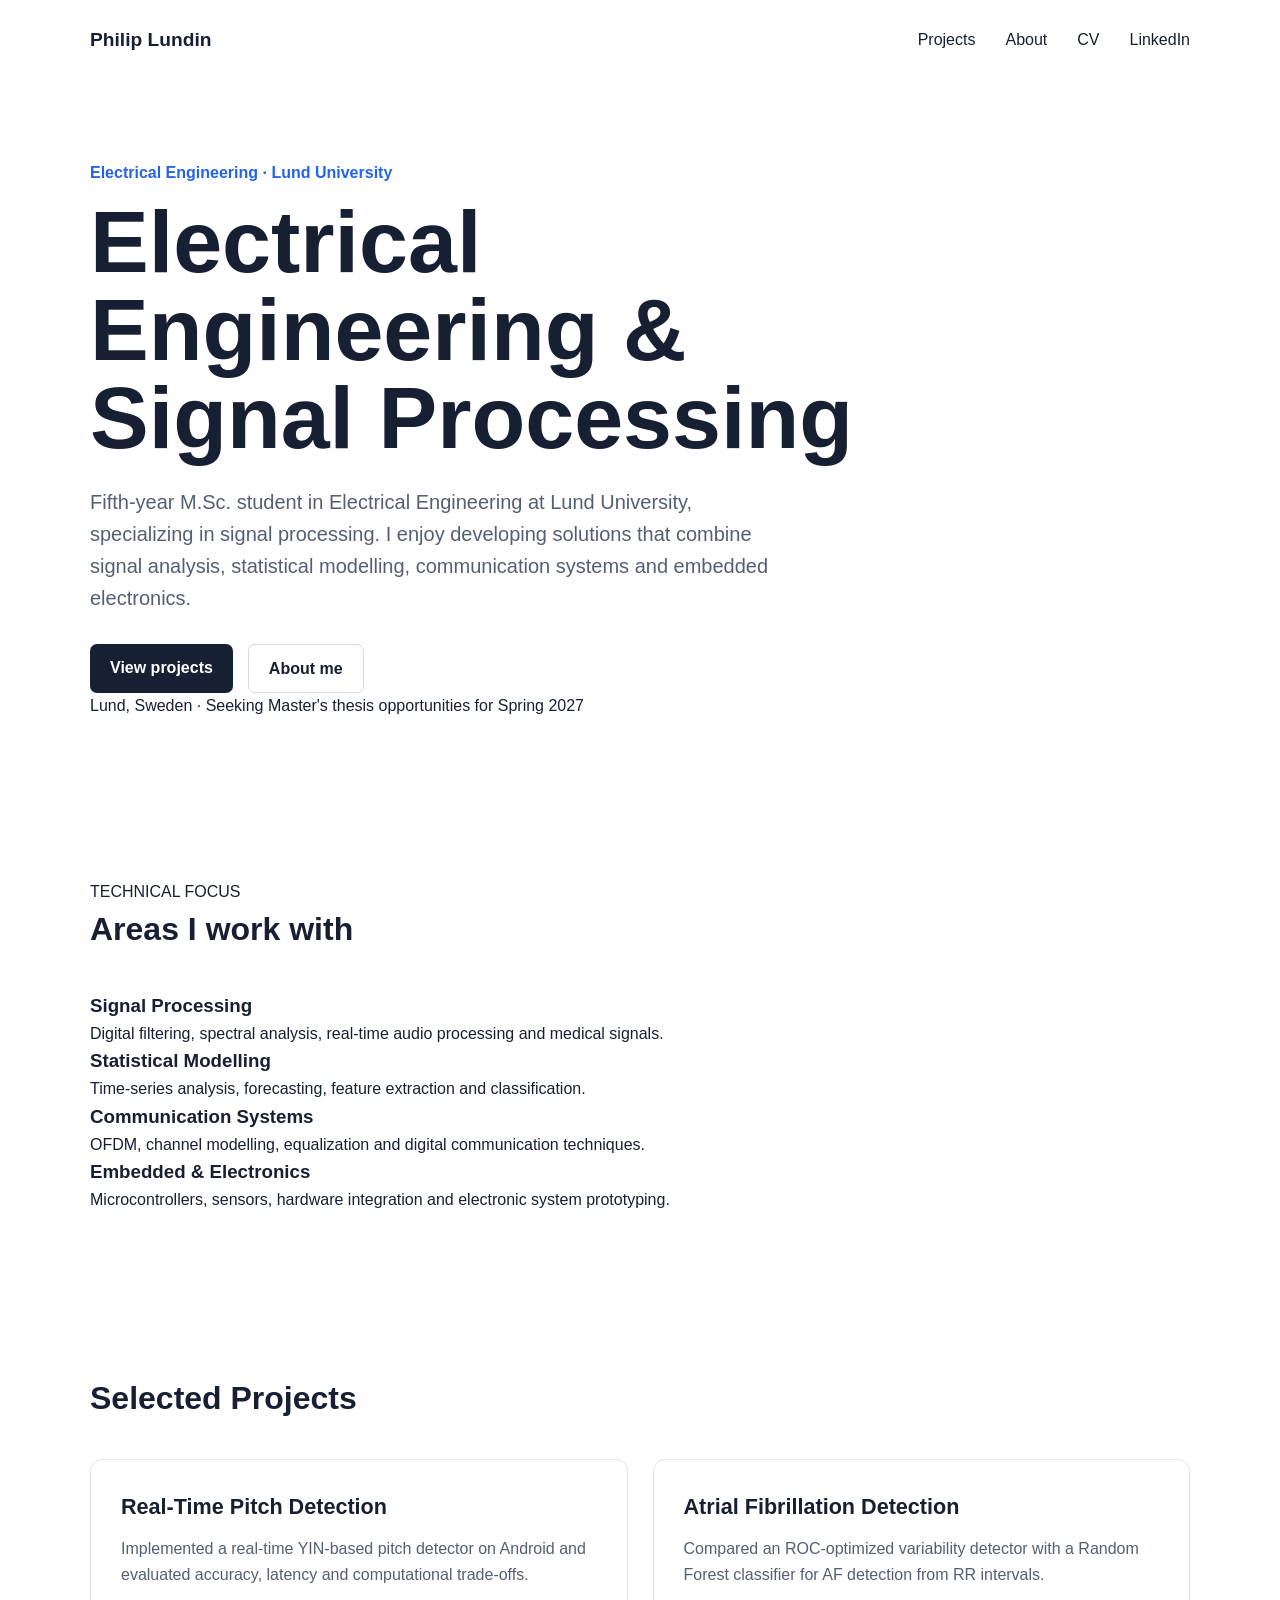
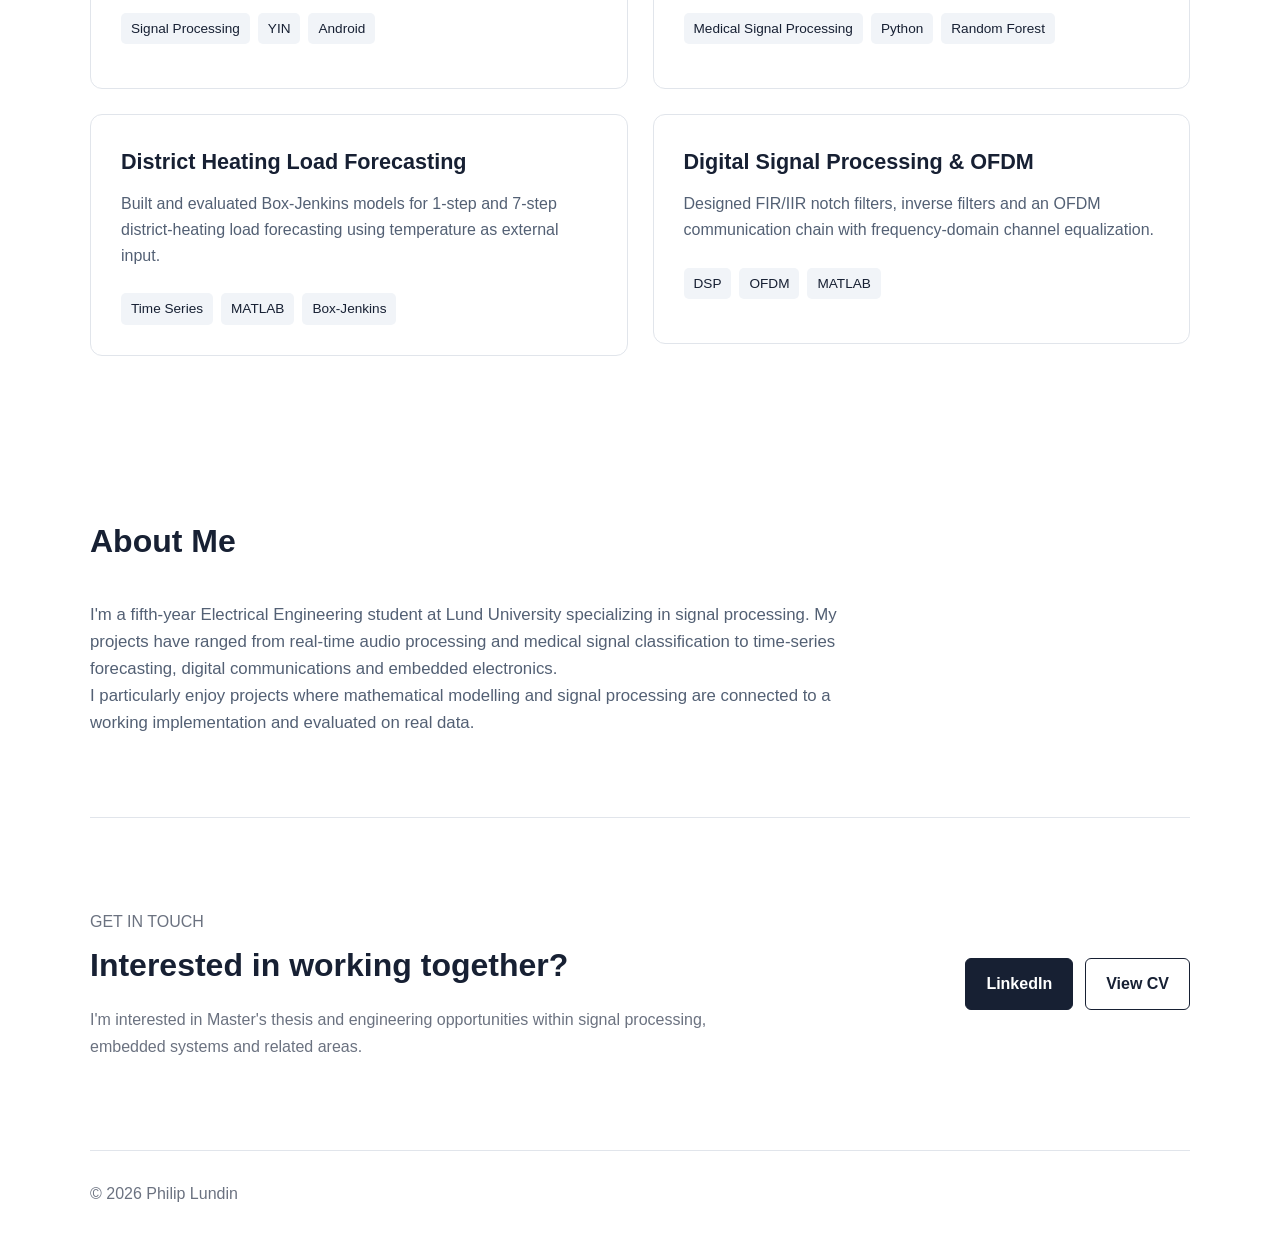
<file: index.html>
<!DOCTYPE html>
<html lang="en">

<head>
    <meta charset="UTF-8">
    <meta name="viewport" content="width=device-width, initial-scale=1.0">

    <title>Philip Lundin | Electrical Engineering & Signal Processing</title>

    <meta name="description"
          content="Philip Lundin - Electrical Engineering M.Sc. student at Lund University specializing in signal processing, with experience in statistical modelling, digital communications, embedded systems and electronics.">

    <link rel="stylesheet" href="style.css">
</head>

<body>

<div class="container">

    <!-- Navigation -->
    <nav>

        <div class="logo">
            Philip Lundin
        </div>

        <div class="nav-links">
            <a href="#projects">Projects</a>
            <a href="#about">About</a>
            <a href="Philip_Lundin_CV.pdf" target="_blank">CV</a>
            <a href="https://www.linkedin.com/in/philip-lundin-190a9a296/" target="_blank">
                LinkedIn
            </a>
        </div>

    </nav>


    <main>

        <!-- Hero Section -->
        <section class="hero">

            <p class="hero-label">
                Electrical Engineering · Lund University
            </p>

            <h1>
                Electrical Engineering & Signal Processing
            </h1>

            <p class="hero-description">
                Fifth-year M.Sc. student in Electrical Engineering at Lund University,
                specializing in signal processing. I enjoy developing solutions that
                combine signal analysis, statistical modelling, communication systems
                and embedded electronics.
            </p>

            <div class="hero-links">

                <a href="#projects" class="button">
                    View projects
                </a>

                <a href="#about" class="button button-secondary">
                    About me
                </a>

            </div>

            <p class="hero-meta">
                Lund, Sweden · Seeking Master's thesis opportunities for Spring 2027
            </p>

        </section>


        <!-- Technical Focus -->
        <section class="technical-focus">

            <p class="section-label">
                TECHNICAL FOCUS
            </p>

            <h2 class="section-title">
                Areas I work with
            </h2>

            <div class="focus-grid">

                <div class="focus-card">

                    <h3>
                        Signal Processing
                    </h3>

                    <p>
                        Digital filtering, spectral analysis, real-time audio
                        processing and medical signals.
                    </p>

                </div>


                <div class="focus-card">

                    <h3>
                        Statistical Modelling
                    </h3>

                    <p>
                        Time-series analysis, forecasting, feature extraction
                        and classification.
                    </p>

                </div>


                <div class="focus-card">

                    <h3>
                        Communication Systems
                    </h3>

                    <p>
                        OFDM, channel modelling, equalization and digital
                        communication techniques.
                    </p>

                </div>


                <div class="focus-card">

                    <h3>
                        Embedded & Electronics
                    </h3>

                    <p>
                        Microcontrollers, sensors, hardware integration and
                        electronic system prototyping.
                    </p>

                </div>

            </div>

        </section>


        <!-- Projects Section -->
        <section id="projects">

            <h2 class="section-title">
                Selected Projects
            </h2>

            <div class="project-grid">


                <!-- Pitch Detection -->
                <a href="projects/pitch-detection.html" class="project-link">

                    <article class="project-card">

                        <h3>
                            Real-Time Pitch Detection
                        </h3>

                        <p>
                            Implemented a real-time YIN-based pitch detector on Android
                            and evaluated accuracy, latency and computational trade-offs.
                        </p>

                        <div class="tags">
                            <span class="tag">Signal Processing</span>
                            <span class="tag">YIN</span>
                            <span class="tag">Android</span>
                        </div>

                    </article>

                </a>


                <!-- Atrial Fibrillation -->
                <a href="projects/af-detection.html" class="project-link">

                    <article class="project-card">

                        <h3>
                            Atrial Fibrillation Detection
                        </h3>

                        <p>
                            Compared an ROC-optimized variability detector with a
                            Random Forest classifier for AF detection from RR intervals.
                        </p>

                        <div class="tags">
                            <span class="tag">Medical Signal Processing</span>
                            <span class="tag">Python</span>
                            <span class="tag">Random Forest</span>
                        </div>

                    </article>

                </a>


                <!-- District Heating -->
                <a href="projects/district-heating.html" class="project-link">

                    <article class="project-card">

                        <h3>
                            District Heating Load Forecasting
                        </h3>

                        <p>
                            Built and evaluated Box-Jenkins models for 1-step and
                            7-step district-heating load forecasting using temperature
                            as external input.
                        </p>

                        <div class="tags">
                            <span class="tag">Time Series</span>
                            <span class="tag">MATLAB</span>
                            <span class="tag">Box-Jenkins</span>
                        </div>

                    </article>

                </a>


                <!-- DSP & OFDM -->
                <a href="projects/dsp-ofdm.html" class="project-link">

                    <article class="project-card">

                        <h3>
                            Digital Signal Processing & OFDM
                        </h3>

                        <p>
                            Designed FIR/IIR notch filters, inverse filters and an
                            OFDM communication chain with frequency-domain channel
                            equalization.
                        </p>

                        <div class="tags">
                            <span class="tag">DSP</span>
                            <span class="tag">OFDM</span>
                            <span class="tag">MATLAB</span>
                        </div>

                    </article>

                </a>

            </div>

        </section>


        <!-- About Section -->
        <section id="about">

            <h2 class="section-title">
                About Me
            </h2>

            <p class="about-text">
                I'm a fifth-year Electrical Engineering student at Lund University
                specializing in signal processing. My projects have ranged from
                real-time audio processing and medical signal classification to
                time-series forecasting, digital communications and embedded electronics.
            </p>

            <p class="about-text">
                I particularly enjoy projects where mathematical modelling and
                signal processing are connected to a working implementation and
                evaluated on real data.
            </p>

        </section>


        <!-- Contact Section -->
        <section class="contact-cta">

            <div class="contact-cta-inner">

                <div>

                    <p class="section-label">
                        GET IN TOUCH
                    </p>

                    <h2>
                        Interested in working together?
                    </h2>

                    <p>
                        I'm interested in Master's thesis and engineering opportunities
                        within signal processing, embedded systems and related areas.
                    </p>

                </div>


                <div class="contact-links">

                    <a href="https://www.linkedin.com/in/philip-lundin-190a9a296/"
                       target="_blank"
                       class="contact-button primary-contact">
                        LinkedIn
                    </a>

                    <a href="Philip_Lundin_CV.pdf"
                       target="_blank"
                       class="contact-button">
                        View CV
                    </a>

                </div>

            </div>

        </section>

    </main>


    <!-- Footer -->
    <footer>

        <p>
            © 2026 Philip Lundin
        </p>

    </footer>

</div>

</body>

</html>
</file>
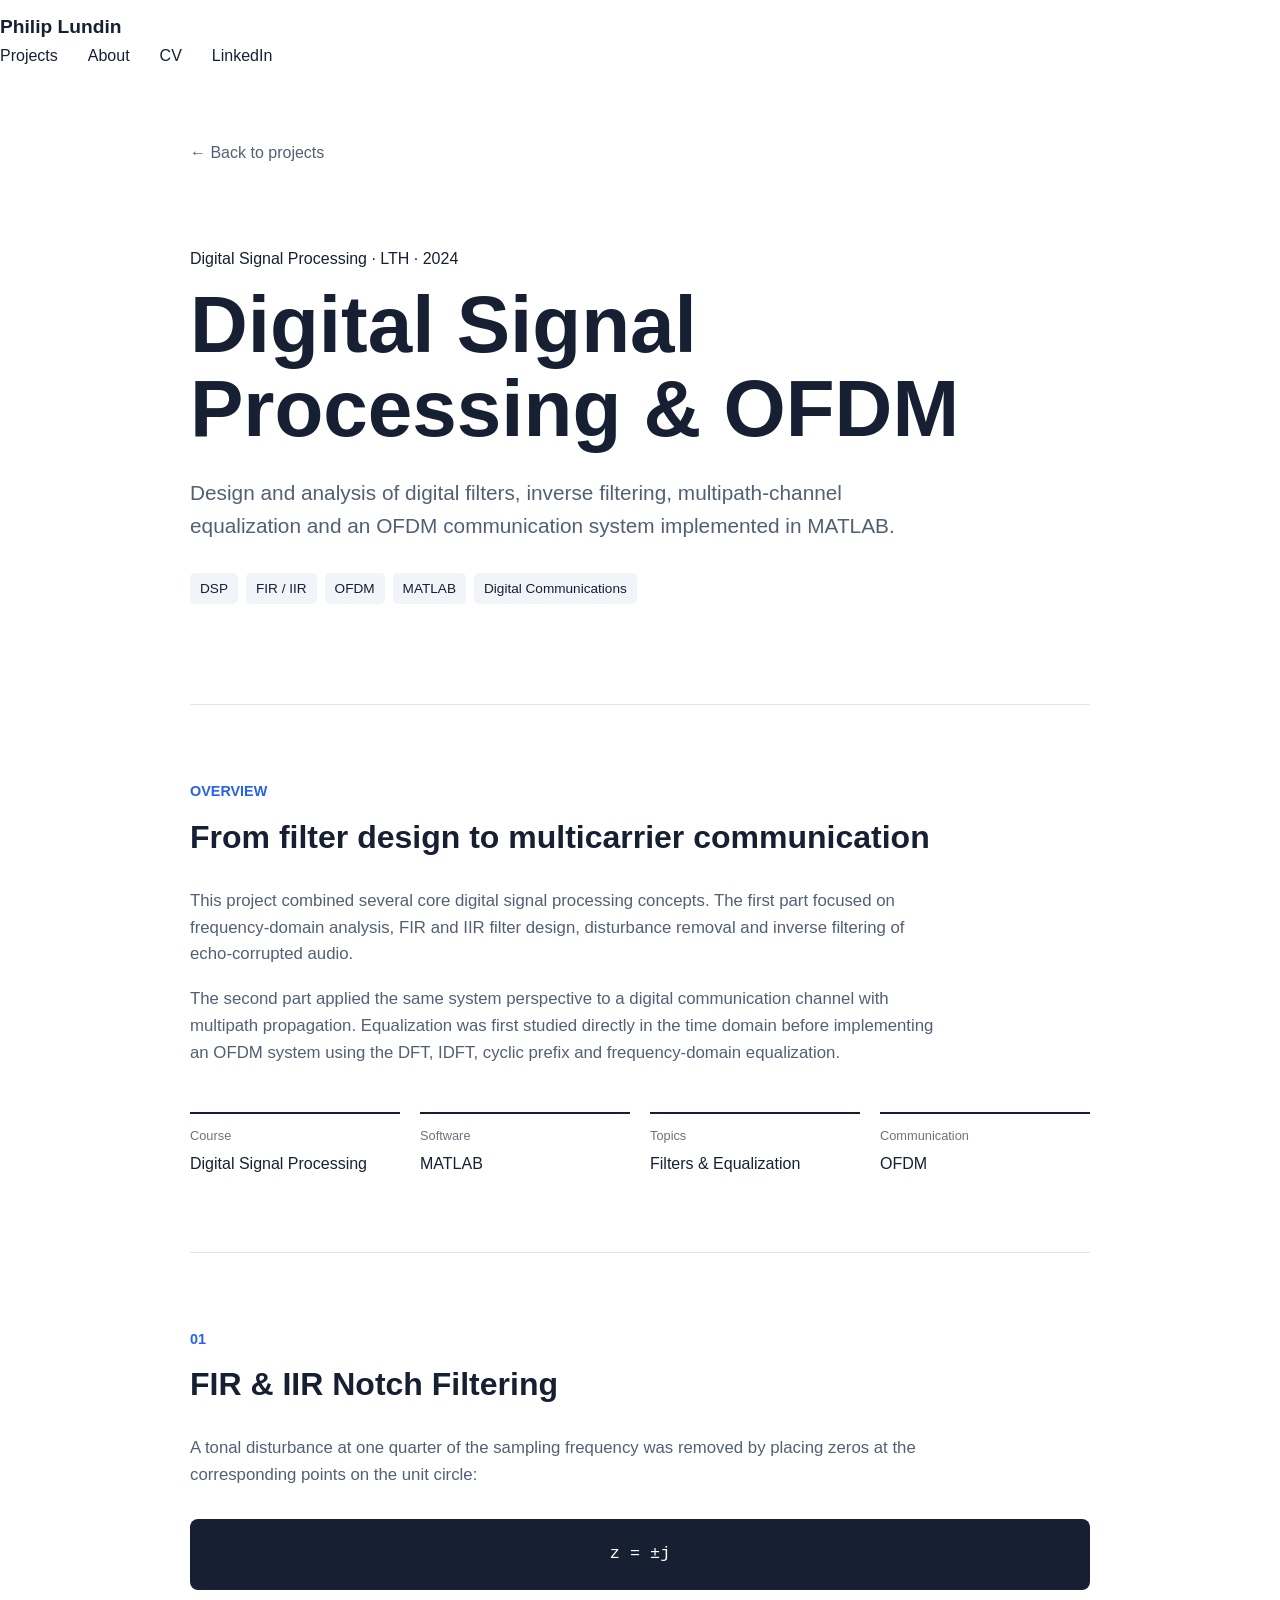
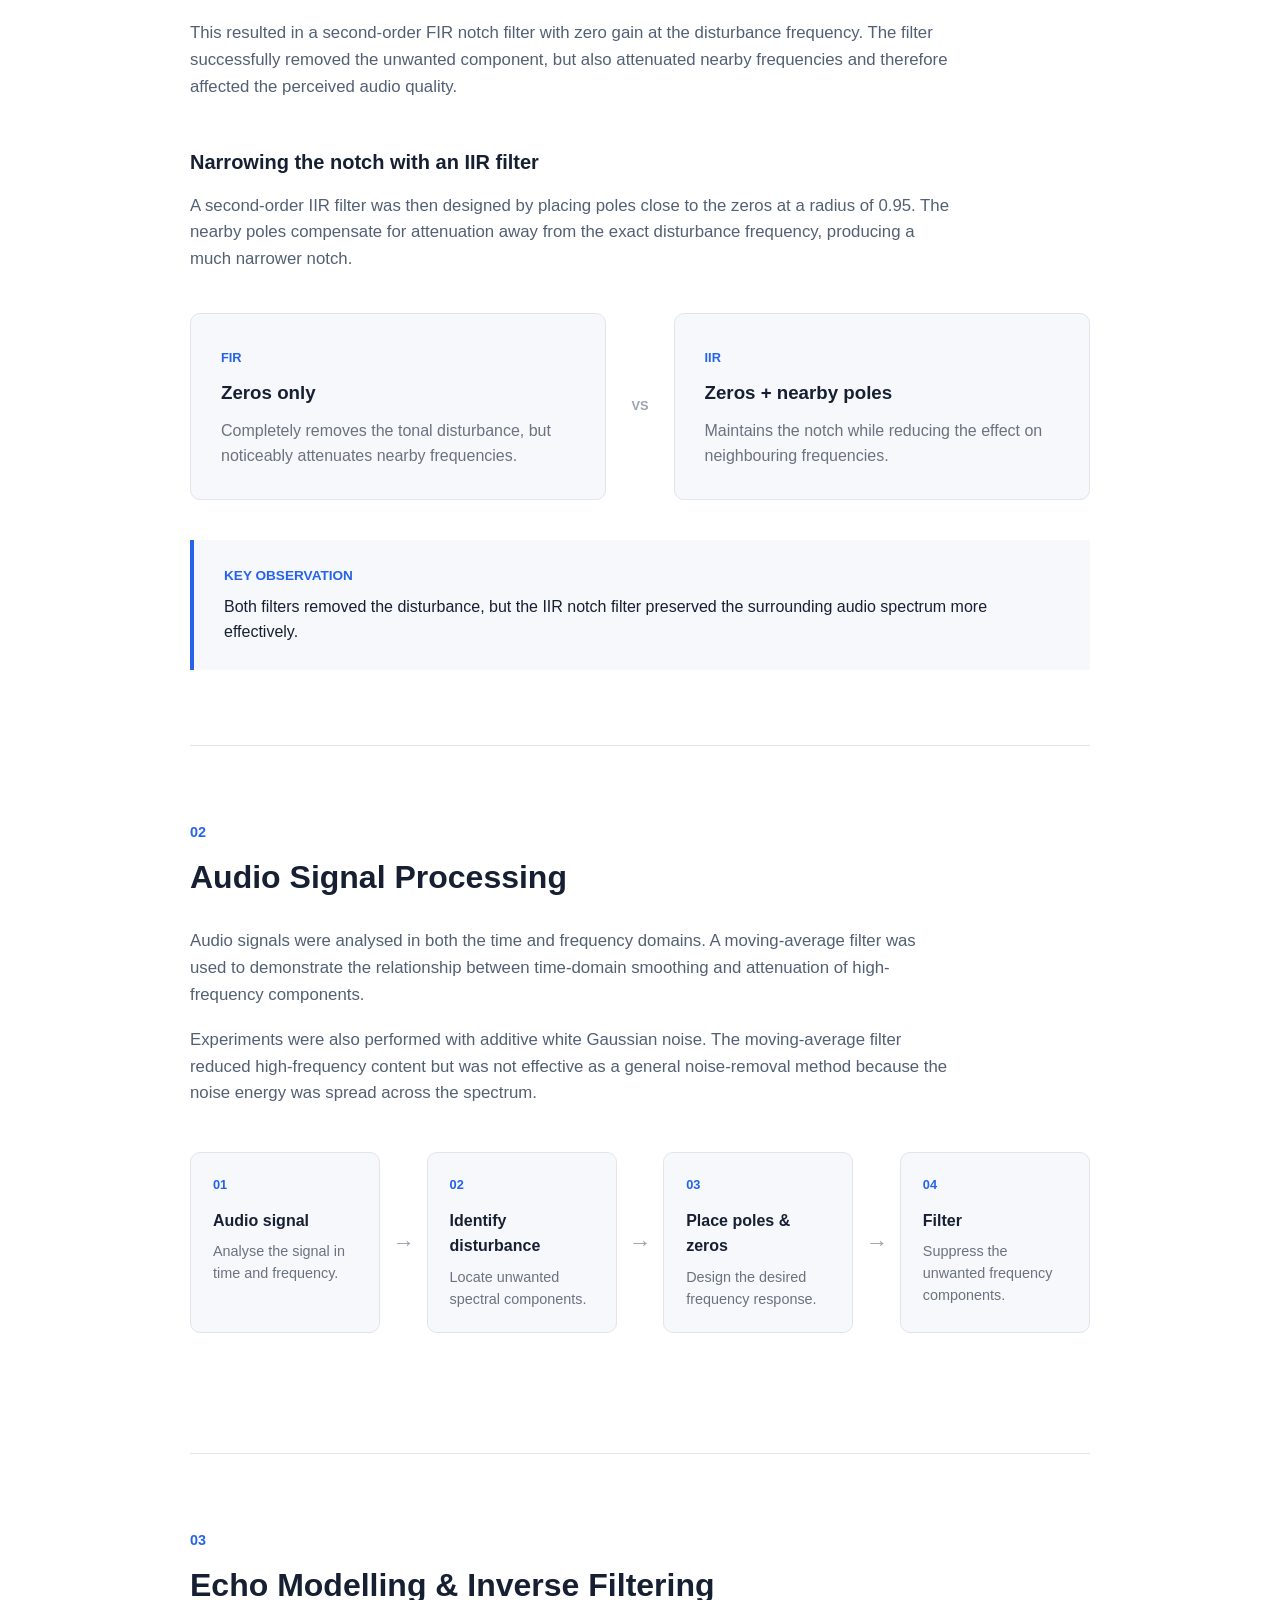
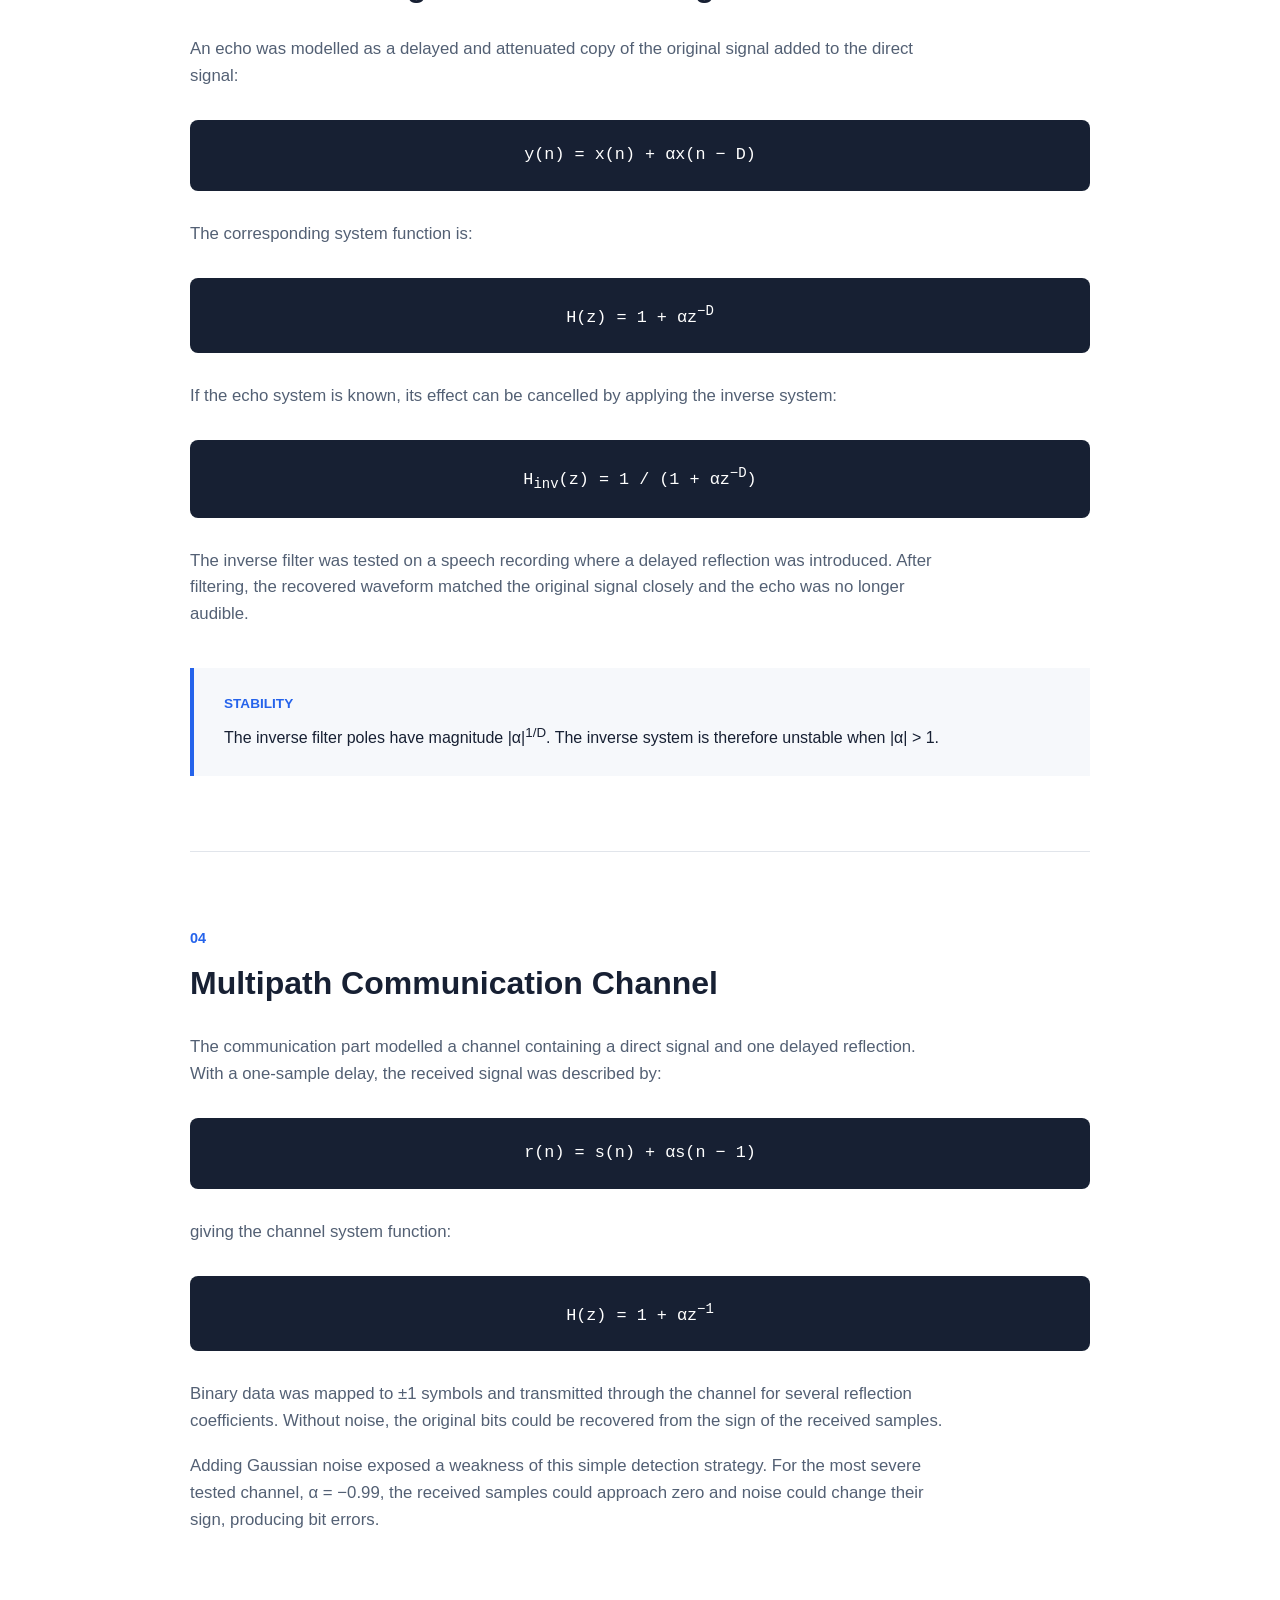
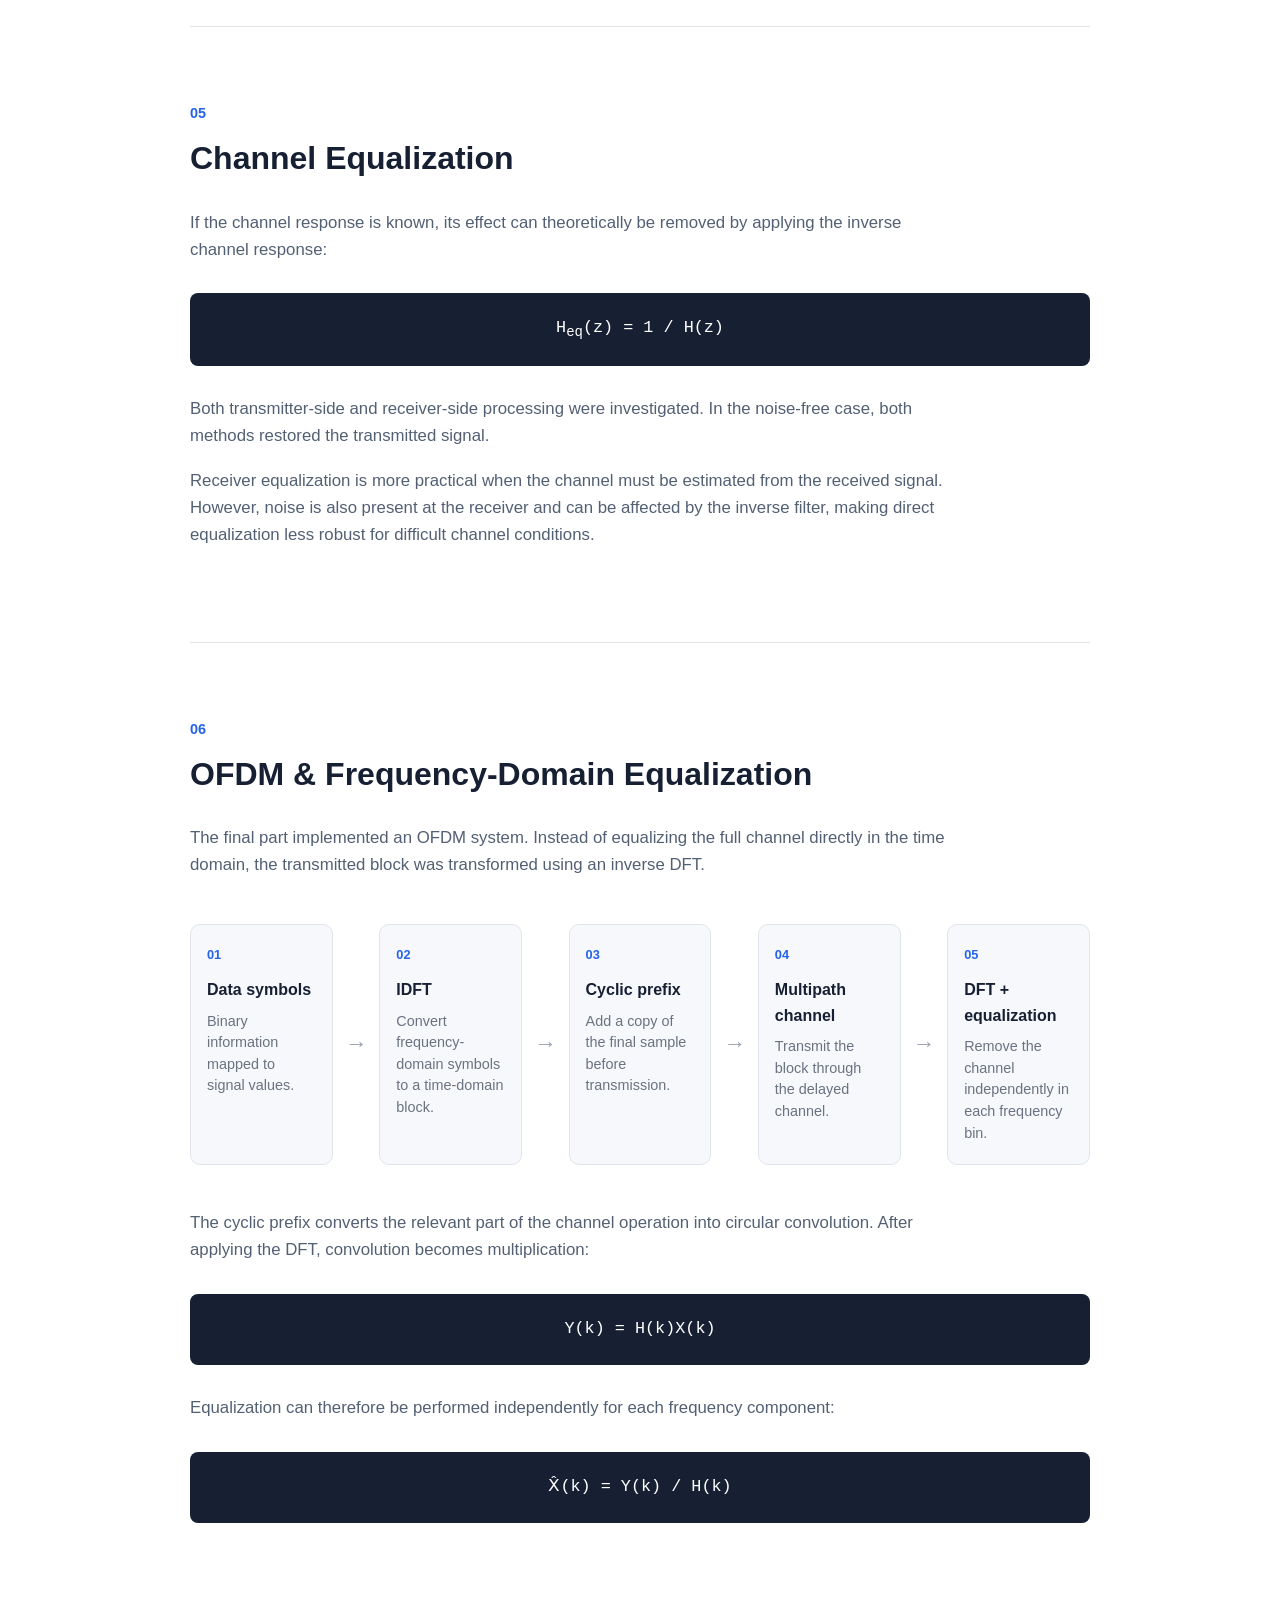
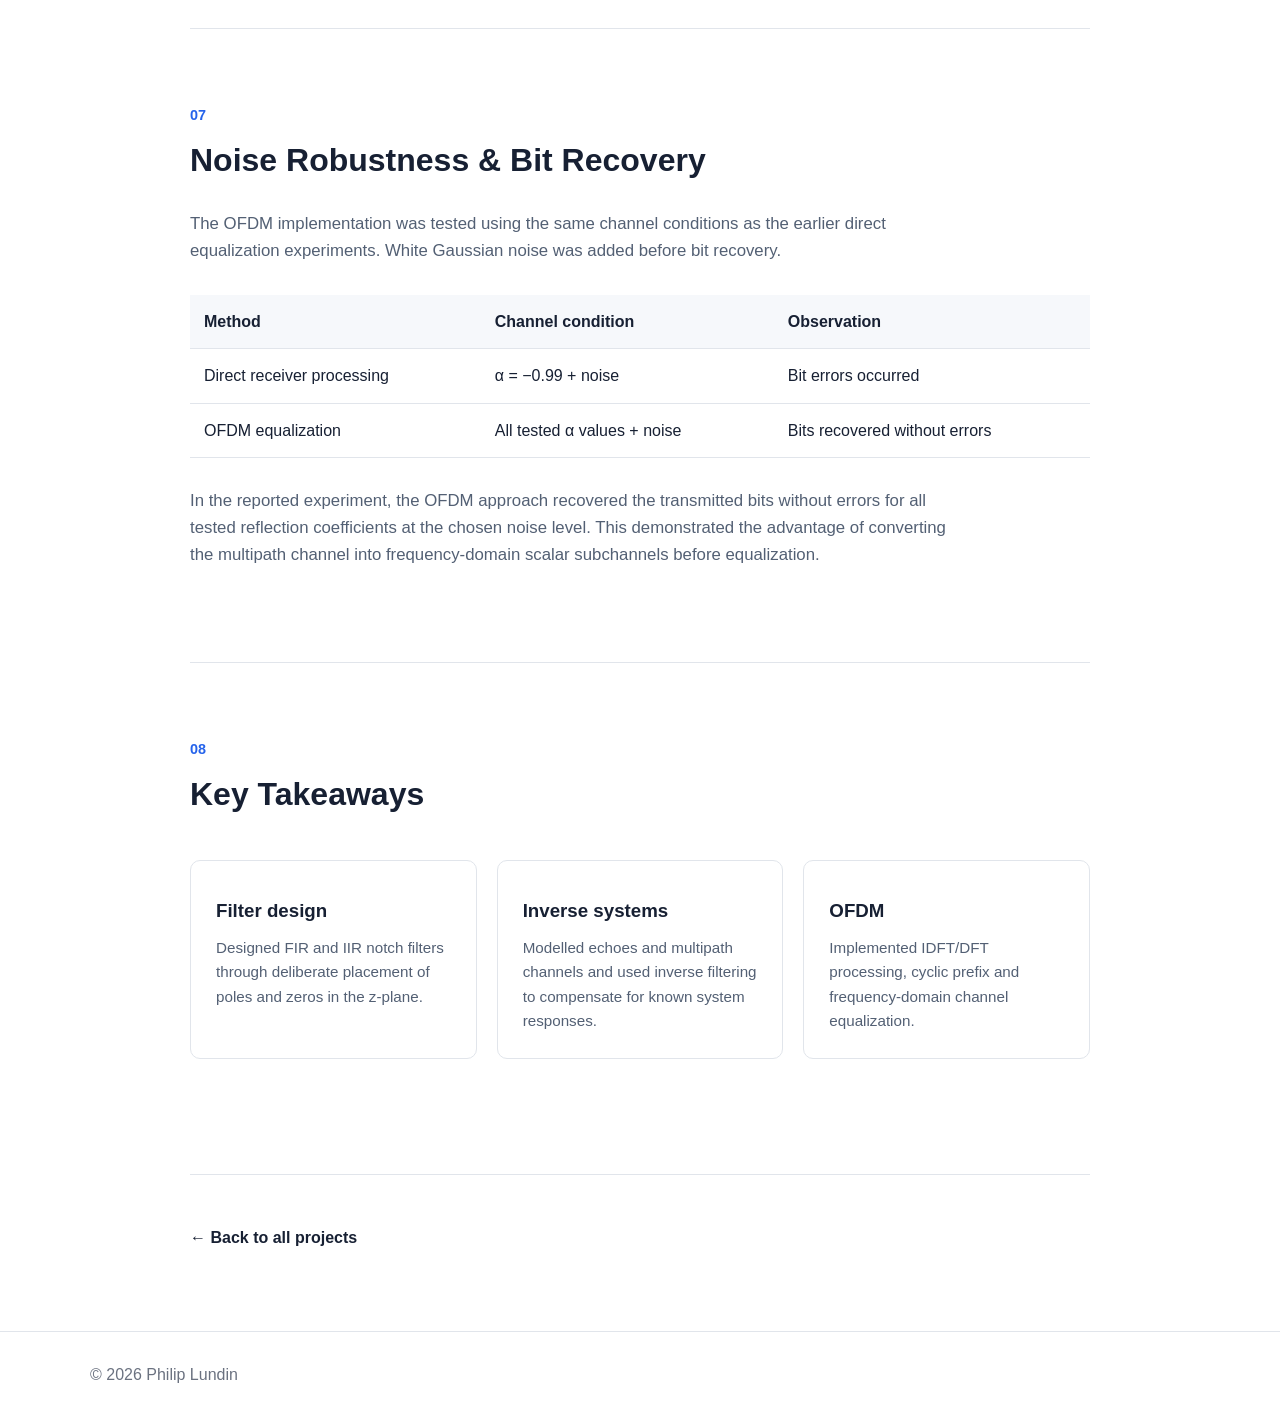
<file: dsp-ofdm.html>
<!DOCTYPE html>
<html lang="en">

<head>
    <meta charset="UTF-8">
    <meta name="viewport" content="width=device-width, initial-scale=1.0">

    <title>Digital Signal Processing & OFDM | Philip Lundin</title>

    <link rel="stylesheet" href="../style.css">
</head>

<body>

    <!-- Navigation -->
    <nav>
        <div class="nav-container">

            <div class="logo">
                <a href="../index.html">Philip Lundin</a>
            </div>

            <div class="nav-links">
                <a href="../index.html#projects">Projects</a>
                <a href="../index.html#about">About</a>
                <a href="../Philip_Lundin_CV.pdf" target="_blank">CV</a>
                <a href="https://www.linkedin.com/in/philip-lundin-190a9a296/"
                   target="_blank">
                    LinkedIn
                </a>
            </div>

        </div>
    </nav>


    <main class="container project-page">

        <a href="../index.html#projects" class="back-link">
            ← Back to projects
        </a>


        <!-- Hero -->
        <section class="project-hero">

            <p class="eyebrow">
                Digital Signal Processing · LTH · 2024
            </p>

            <h1>Digital Signal Processing & OFDM</h1>

            <p class="project-lead">
                Design and analysis of digital filters, inverse filtering,
                multipath-channel equalization and an OFDM communication
                system implemented in MATLAB.
            </p>

            <div class="tags project-tags">
                <span class="tag">DSP</span>
                <span class="tag">FIR / IIR</span>
                <span class="tag">OFDM</span>
                <span class="tag">MATLAB</span>
                <span class="tag">Digital Communications</span>
            </div>

        </section>


        <!-- Overview -->
        <section class="project-section">

            <p class="section-number">OVERVIEW</p>

            <h2>From filter design to multicarrier communication</h2>

            <p>
                This project combined several core digital signal processing
                concepts. The first part focused on frequency-domain analysis,
                FIR and IIR filter design, disturbance removal and inverse
                filtering of echo-corrupted audio.
            </p>

            <p>
                The second part applied the same system perspective to a
                digital communication channel with multipath propagation.
                Equalization was first studied directly in the time domain
                before implementing an OFDM system using the DFT, IDFT,
                cyclic prefix and frequency-domain equalization.
            </p>

            <div class="project-facts">

                <div>
                    <span class="fact-label">Course</span>
                    Digital Signal Processing
                </div>

                <div>
                    <span class="fact-label">Software</span>
                    MATLAB
                </div>

                <div>
                    <span class="fact-label">Topics</span>
                    Filters & Equalization
                </div>

                <div>
                    <span class="fact-label">Communication</span>
                    OFDM
                </div>

            </div>

        </section>


        <!-- Filtering -->
        <section class="project-section">

            <p class="section-number">01</p>

            <h2>FIR & IIR Notch Filtering</h2>

            <p>
                A tonal disturbance at one quarter of the sampling frequency
                was removed by placing zeros at the corresponding points on
                the unit circle:
            </p>

            <div class="equation">
                z = ±j
            </div>

            <p>
                This resulted in a second-order FIR notch filter with zero
                gain at the disturbance frequency. The filter successfully
                removed the unwanted component, but also attenuated nearby
                frequencies and therefore affected the perceived audio quality.
            </p>

            <h3 class="subheading">Narrowing the notch with an IIR filter</h3>

            <p>
                A second-order IIR filter was then designed by placing poles
                close to the zeros at a radius of 0.95. The nearby poles
                compensate for attenuation away from the exact disturbance
                frequency, producing a much narrower notch.
            </p>

            <div class="model-comparison-grid">

                <div class="model-comparison-card">
                    <span>FIR</span>

                    <h3>Zeros only</h3>

                    <p>
                        Completely removes the tonal disturbance, but
                        noticeably attenuates nearby frequencies.
                    </p>
                </div>

                <div class="comparison-versus">
                    VS
                </div>

                <div class="model-comparison-card">
                    <span>IIR</span>

                    <h3>Zeros + nearby poles</h3>

                    <p>
                        Maintains the notch while reducing the effect on
                        neighbouring frequencies.
                    </p>
                </div>

            </div>

            <div class="highlight-box">

                <span>Key observation</span>

                <p>
                    Both filters removed the disturbance, but the IIR notch
                    filter preserved the surrounding audio spectrum more
                    effectively.
                </p>

            </div>

        </section>


        <!-- Audio -->
        <section class="project-section">

            <p class="section-number">02</p>

            <h2>Audio Signal Processing</h2>

            <p>
                Audio signals were analysed in both the time and frequency
                domains. A moving-average filter was used to demonstrate the
                relationship between time-domain smoothing and attenuation of
                high-frequency components.
            </p>

            <p>
                Experiments were also performed with additive white Gaussian
                noise. The moving-average filter reduced high-frequency
                content but was not effective as a general noise-removal
                method because the noise energy was spread across the spectrum.
            </p>

            <div class="dsp-flow">

                <div class="pipeline-step">
                    <span>01</span>
                    <strong>Audio signal</strong>
                    <p>Analyse the signal in time and frequency.</p>
                </div>

                <div class="pipeline-arrow">→</div>

                <div class="pipeline-step">
                    <span>02</span>
                    <strong>Identify disturbance</strong>
                    <p>Locate unwanted spectral components.</p>
                </div>

                <div class="pipeline-arrow">→</div>

                <div class="pipeline-step">
                    <span>03</span>
                    <strong>Place poles & zeros</strong>
                    <p>Design the desired frequency response.</p>
                </div>

                <div class="pipeline-arrow">→</div>

                <div class="pipeline-step">
                    <span>04</span>
                    <strong>Filter</strong>
                    <p>Suppress the unwanted frequency components.</p>
                </div>

            </div>

        </section>


        <!-- Echo -->
        <section class="project-section">

            <p class="section-number">03</p>

            <h2>Echo Modelling & Inverse Filtering</h2>

            <p>
                An echo was modelled as a delayed and attenuated copy of the
                original signal added to the direct signal:
            </p>

            <div class="equation">
                y(n) = x(n) + αx(n − D)
            </div>

            <p>
                The corresponding system function is:
            </p>

            <div class="equation">
                H(z) = 1 + αz<sup>−D</sup>
            </div>

            <p>
                If the echo system is known, its effect can be cancelled by
                applying the inverse system:
            </p>

            <div class="equation">
                H<sub>inv</sub>(z) =
                1 / (1 + αz<sup>−D</sup>)
            </div>

            <p>
                The inverse filter was tested on a speech recording where a
                delayed reflection was introduced. After filtering, the
                recovered waveform matched the original signal closely and
                the echo was no longer audible.
            </p>

            <div class="highlight-box">

                <span>Stability</span>

                <p>
                    The inverse filter poles have magnitude
                    |α|<sup>1/D</sup>. The inverse system is therefore unstable
                    when |α| &gt; 1.
                </p>

            </div>

        </section>


        <!-- Channel -->
        <section class="project-section">

            <p class="section-number">04</p>

            <h2>Multipath Communication Channel</h2>

            <p>
                The communication part modelled a channel containing a direct
                signal and one delayed reflection. With a one-sample delay,
                the received signal was described by:
            </p>

            <div class="equation">
                r(n) = s(n) + αs(n − 1)
            </div>

            <p>
                giving the channel system function:
            </p>

            <div class="equation">
                H(z) = 1 + αz<sup>−1</sup>
            </div>

            <p>
                Binary data was mapped to ±1 symbols and transmitted through
                the channel for several reflection coefficients. Without
                noise, the original bits could be recovered from the sign of
                the received samples.
            </p>

            <p>
                Adding Gaussian noise exposed a weakness of this simple
                detection strategy. For the most severe tested channel,
                α = −0.99, the received samples could approach zero and noise
                could change their sign, producing bit errors.
            </p>

        </section>


        <!-- Equalization -->
        <section class="project-section">

            <p class="section-number">05</p>

            <h2>Channel Equalization</h2>

            <p>
                If the channel response is known, its effect can theoretically
                be removed by applying the inverse channel response:
            </p>

            <div class="equation">
                H<sub>eq</sub>(z) = 1 / H(z)
            </div>

            <p>
                Both transmitter-side and receiver-side processing were
                investigated. In the noise-free case, both methods restored
                the transmitted signal.
            </p>

            <p>
                Receiver equalization is more practical when the channel must
                be estimated from the received signal. However, noise is also
                present at the receiver and can be affected by the inverse
                filter, making direct equalization less robust for difficult
                channel conditions.
            </p>

        </section>


        <!-- OFDM -->
        <section class="project-section">

            <p class="section-number">06</p>

            <h2>OFDM & Frequency-Domain Equalization</h2>

            <p>
                The final part implemented an OFDM system. Instead of
                equalizing the full channel directly in the time domain, the
                transmitted block was transformed using an inverse DFT.
            </p>

            <div class="ofdm-pipeline">

                <div class="pipeline-step">
                    <span>01</span>
                    <strong>Data symbols</strong>
                    <p>Binary information mapped to signal values.</p>
                </div>

                <div class="pipeline-arrow">→</div>

                <div class="pipeline-step">
                    <span>02</span>
                    <strong>IDFT</strong>
                    <p>Convert frequency-domain symbols to a time-domain block.</p>
                </div>

                <div class="pipeline-arrow">→</div>

                <div class="pipeline-step">
                    <span>03</span>
                    <strong>Cyclic prefix</strong>
                    <p>Add a copy of the final sample before transmission.</p>
                </div>

                <div class="pipeline-arrow">→</div>

                <div class="pipeline-step">
                    <span>04</span>
                    <strong>Multipath channel</strong>
                    <p>Transmit the block through the delayed channel.</p>
                </div>

                <div class="pipeline-arrow">→</div>

                <div class="pipeline-step">
                    <span>05</span>
                    <strong>DFT + equalization</strong>
                    <p>Remove the channel independently in each frequency bin.</p>
                </div>

            </div>

            <p>
                The cyclic prefix converts the relevant part of the channel
                operation into circular convolution. After applying the DFT,
                convolution becomes multiplication:
            </p>

            <div class="equation">
                Y(k) = H(k)X(k)
            </div>

            <p>
                Equalization can therefore be performed independently for each
                frequency component:
            </p>

            <div class="equation">
                X̂(k) = Y(k) / H(k)
            </div>

        </section>


        <!-- Results -->
        <section class="project-section">

            <p class="section-number">07</p>

            <h2>Noise Robustness & Bit Recovery</h2>

            <p>
                The OFDM implementation was tested using the same channel
                conditions as the earlier direct equalization experiments.
                White Gaussian noise was added before bit recovery.
            </p>

            <div class="results-table-wrapper">

                <table class="results-table">

                    <thead>
                        <tr>
                            <th>Method</th>
                            <th>Channel condition</th>
                            <th>Observation</th>
                        </tr>
                    </thead>

                    <tbody>

                        <tr>
                            <td>Direct receiver processing</td>
                            <td>α = −0.99 + noise</td>
                            <td>Bit errors occurred</td>
                        </tr>

                        <tr>
                            <td>OFDM equalization</td>
                            <td>All tested α values + noise</td>
                            <td>Bits recovered without errors</td>
                        </tr>

                    </tbody>

                </table>

            </div>

            <p>
                In the reported experiment, the OFDM approach recovered the
                transmitted bits without errors for all tested reflection
                coefficients at the chosen noise level. This demonstrated the
                advantage of converting the multipath channel into
                frequency-domain scalar subchannels before equalization.
            </p>

        </section>


        <!-- Takeaways -->
        <section class="project-section">

            <p class="section-number">08</p>

            <h2>Key Takeaways</h2>

            <div class="method-grid">

                <div class="method-card">

                    <h3>Filter design</h3>

                    <p>
                        Designed FIR and IIR notch filters through deliberate
                        placement of poles and zeros in the z-plane.
                    </p>

                </div>

                <div class="method-card">

                    <h3>Inverse systems</h3>

                    <p>
                        Modelled echoes and multipath channels and used inverse
                        filtering to compensate for known system responses.
                    </p>

                </div>

                <div class="method-card">

                    <h3>OFDM</h3>

                    <p>
                        Implemented IDFT/DFT processing, cyclic prefix and
                        frequency-domain channel equalization.
                    </p>

                </div>

            </div>

        </section>


        <div class="project-bottom-nav">

            <a href="../index.html#projects">
                ← Back to all projects
            </a>

        </div>

    </main>


    <footer>
        <div class="container">
            <p>© 2026 Philip Lundin</p>
        </div>
    </footer>

</body>

</html>
</file>
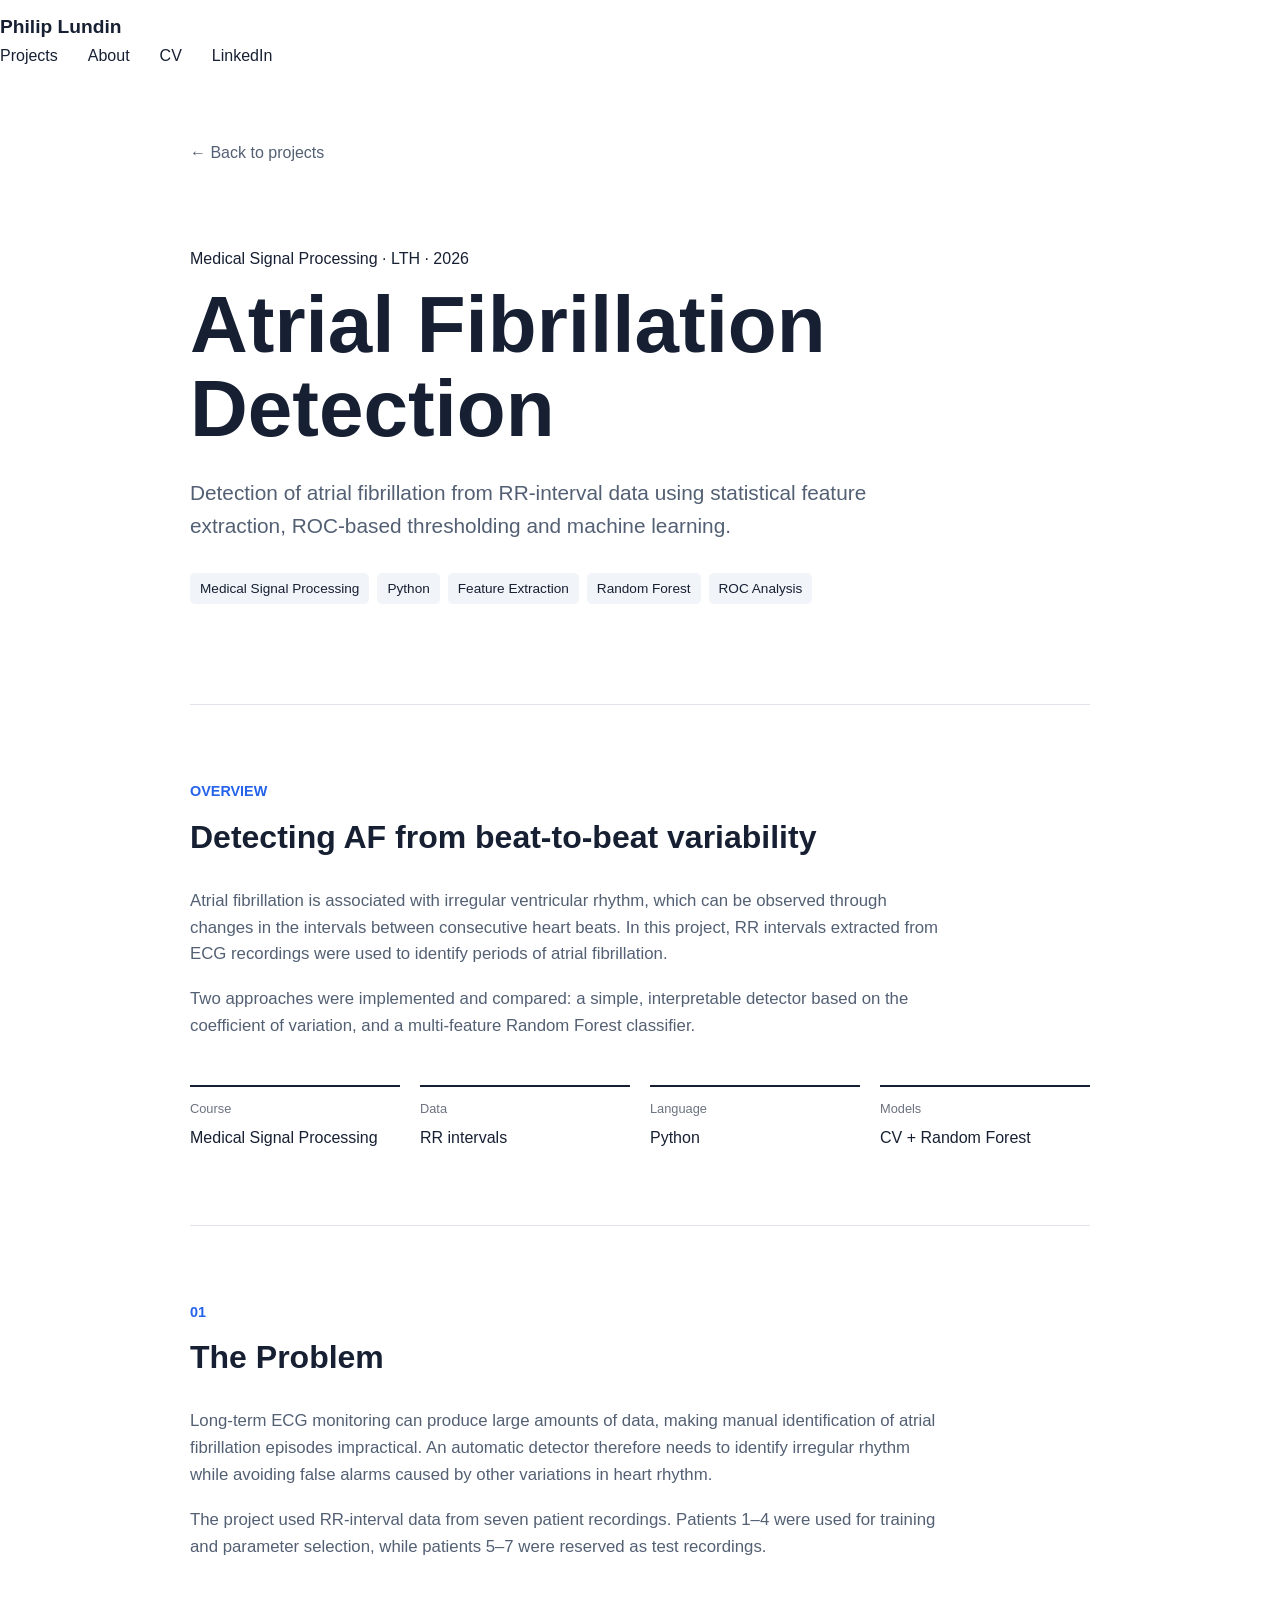
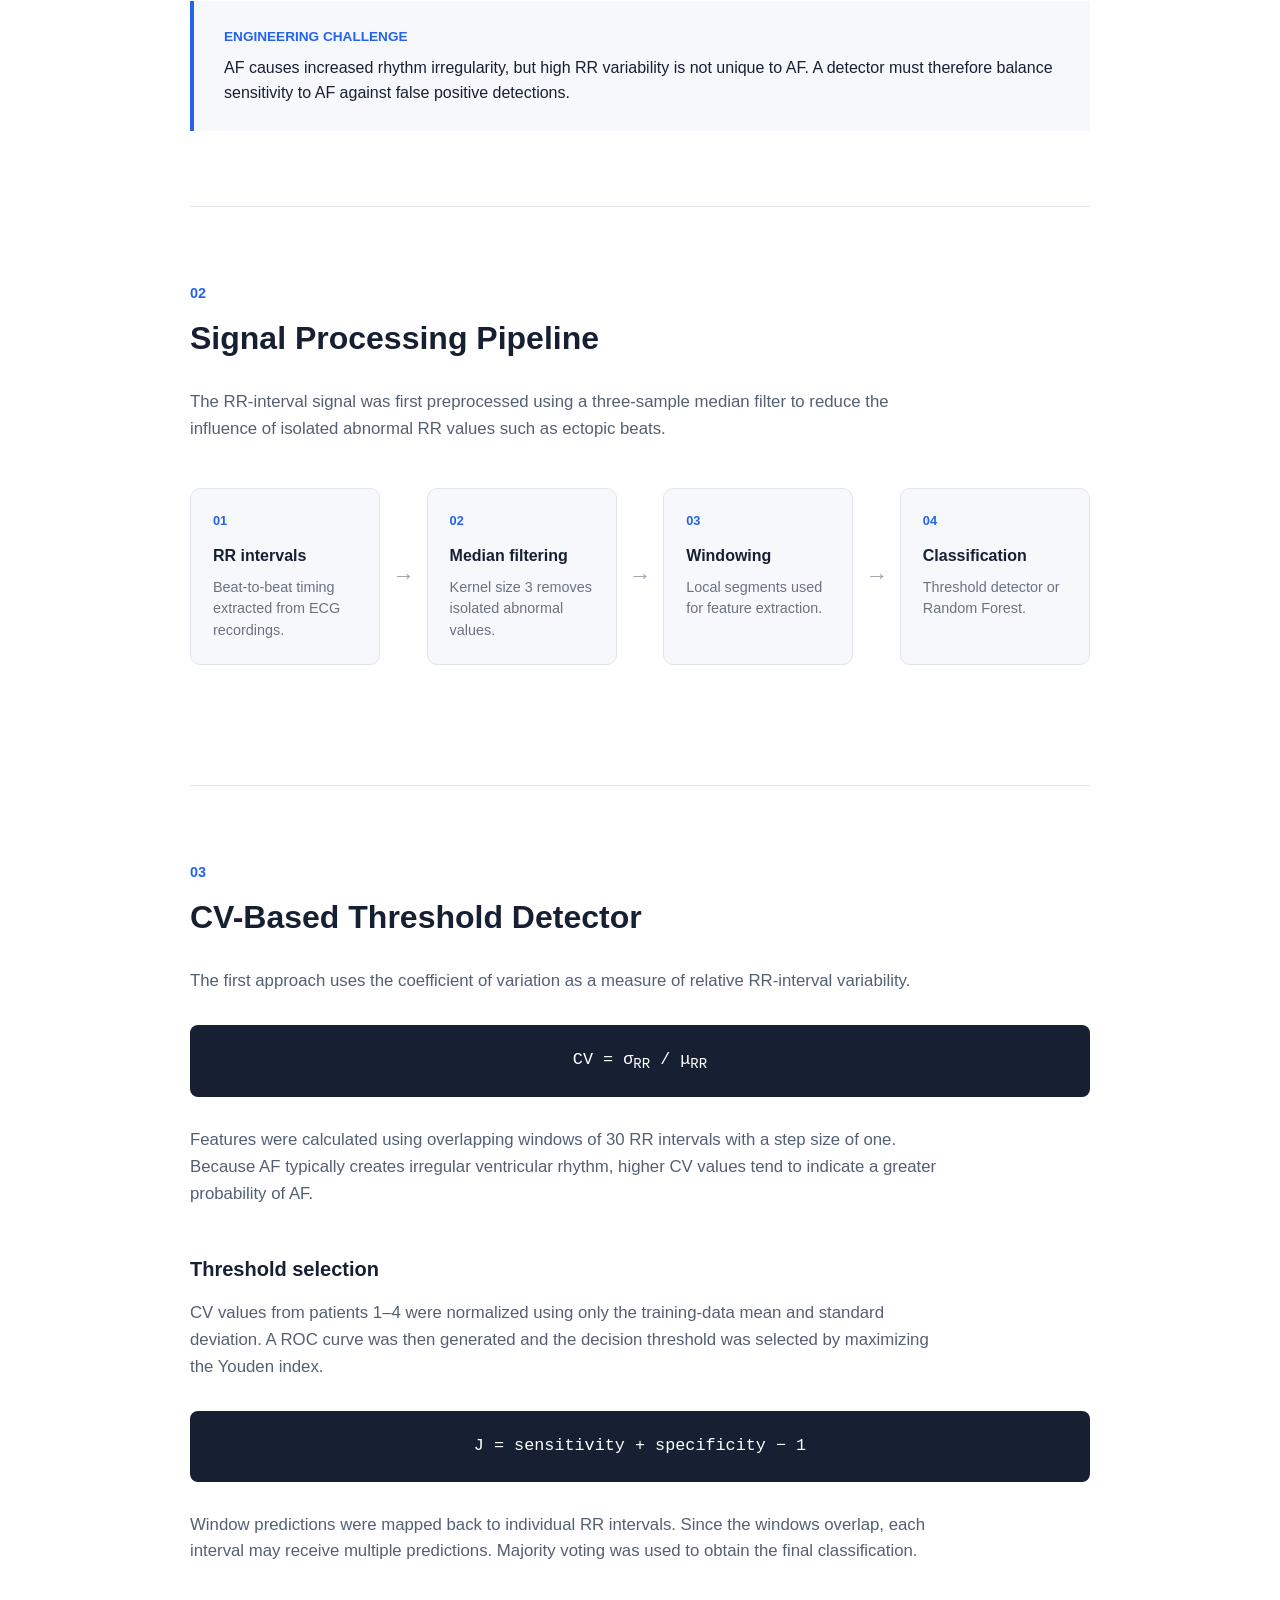
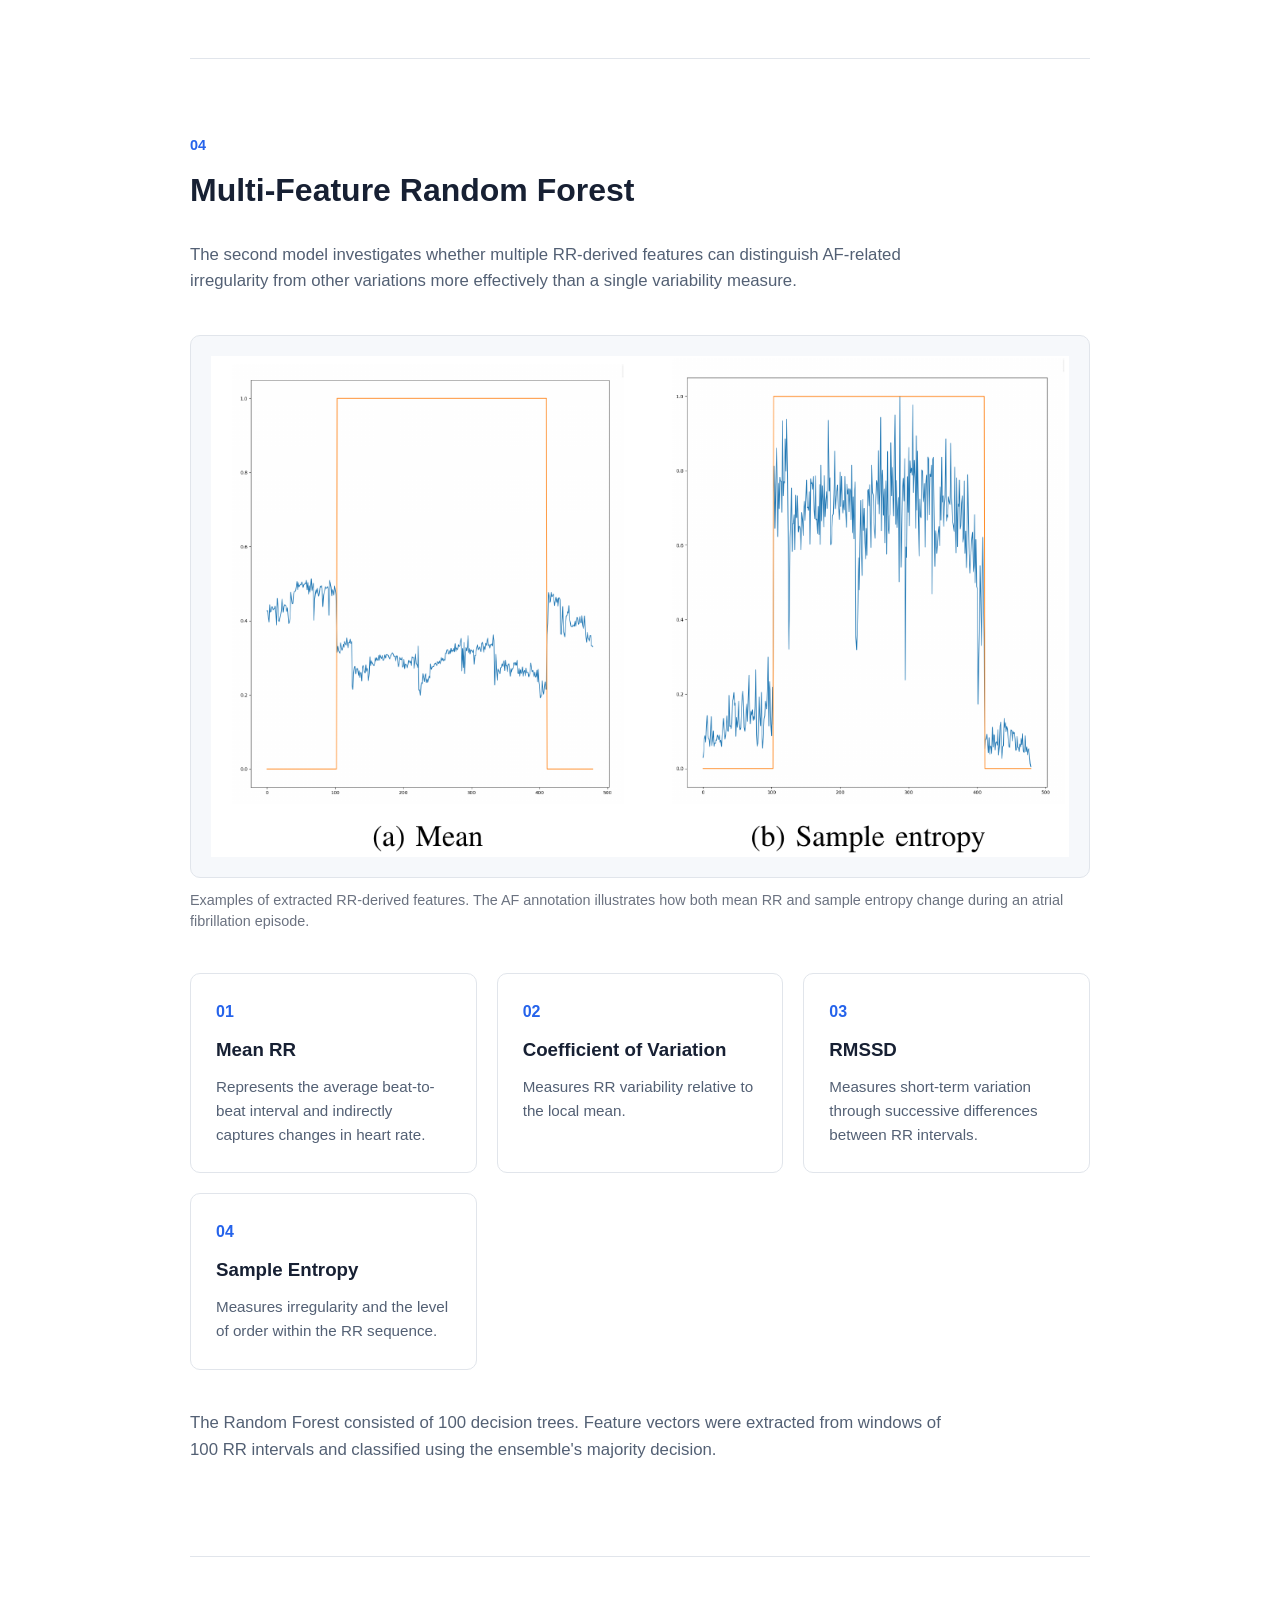
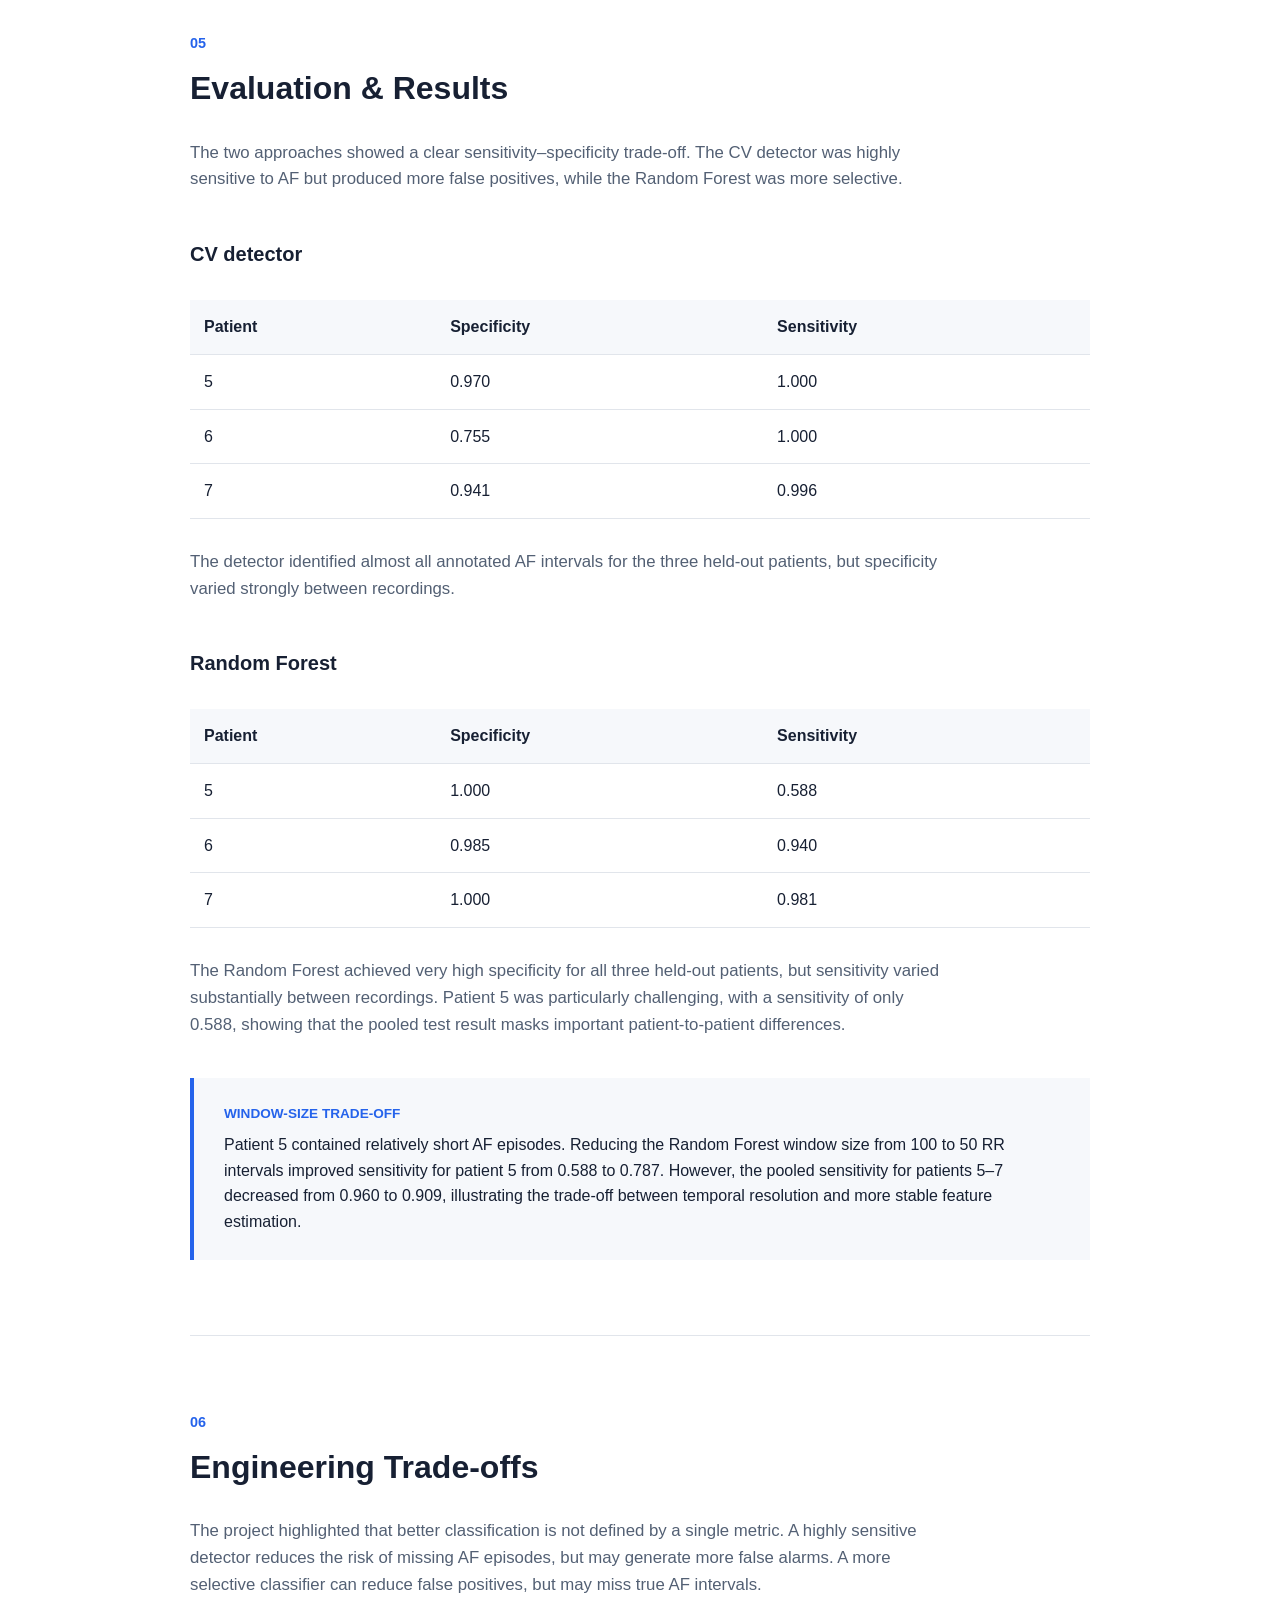
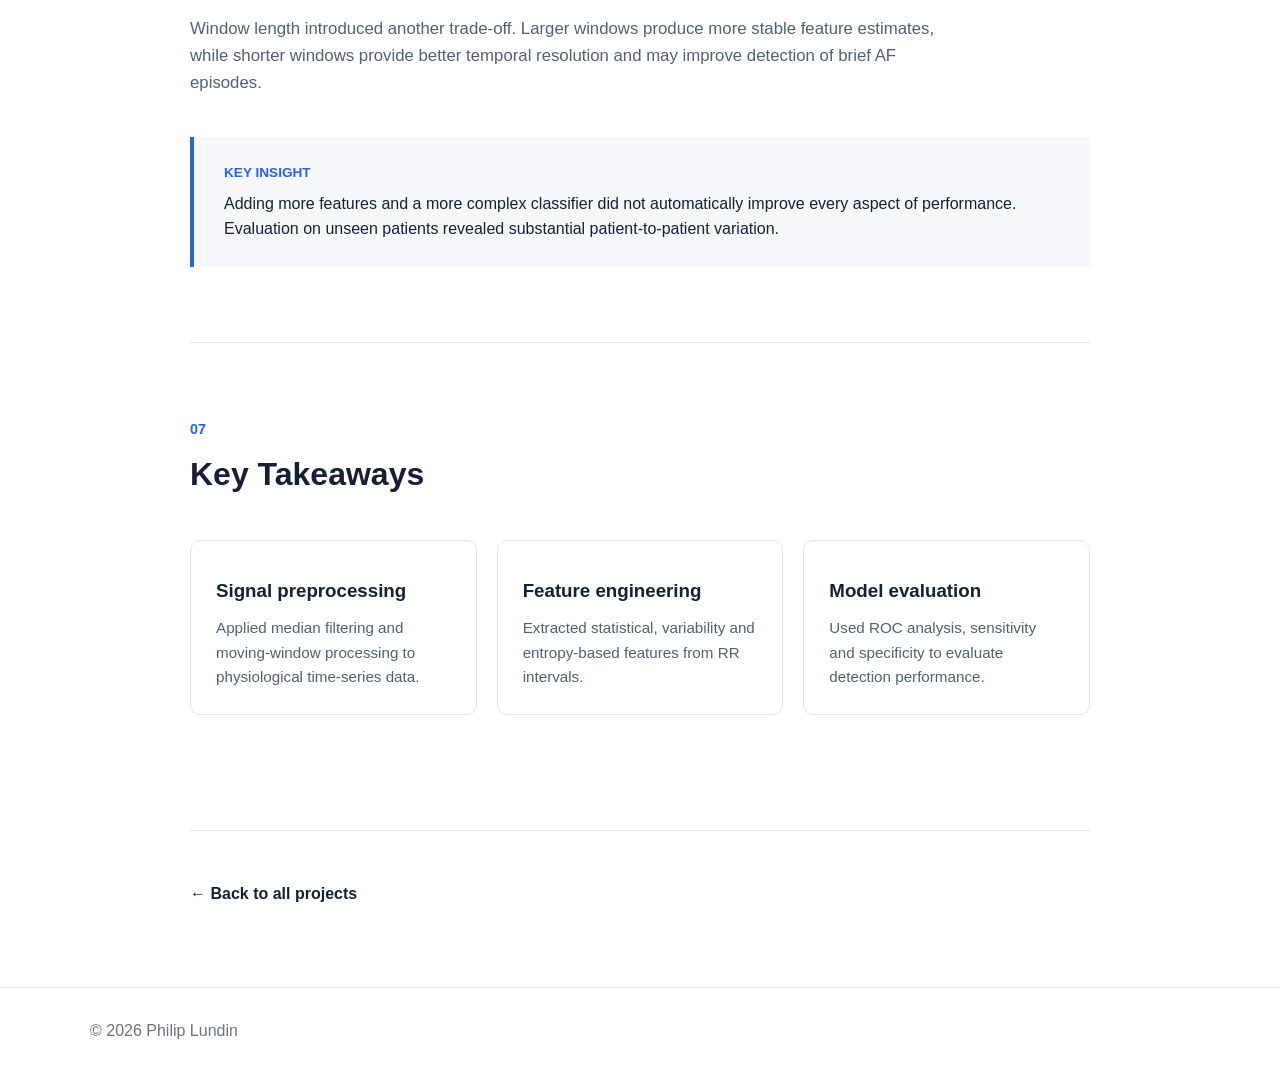
<file: projects/af-detection.html>
<!DOCTYPE html>
<html lang="en">

<head>
    <meta charset="UTF-8">
    <meta name="viewport" content="width=device-width, initial-scale=1.0">

    <title>Atrial Fibrillation Detection | Philip Lundin</title>

    <link rel="stylesheet" href="../style.css">
</head>

<body>

    <!-- Navigation -->
    <nav>
        <div class="nav-container">

            <div class="logo">
                <a href="../index.html">Philip Lundin</a>
            </div>

            <div class="nav-links">
                <a href="../index.html#projects">Projects</a>
                <a href="../index.html#about">About</a>
                <a href="../Philip_Lundin_CV.pdf" target="_blank">CV</a>
                <a href="https://www.linkedin.com/in/philip-lundin-190a9a296/"
                   target="_blank">
                    LinkedIn
                </a>
            </div>

        </div>
    </nav>


    <main class="container project-page">

        <a href="../index.html#projects" class="back-link">
            ← Back to projects
        </a>


        <!-- Project Hero -->
        <section class="project-hero">

            <p class="eyebrow">
                Medical Signal Processing · LTH · 2026
            </p>

            <h1>Atrial Fibrillation Detection</h1>

            <p class="project-lead">
                Detection of atrial fibrillation from RR-interval data using
                statistical feature extraction, ROC-based thresholding and
                machine learning.
            </p>

            <div class="tags project-tags">
                <span class="tag">Medical Signal Processing</span>
                <span class="tag">Python</span>
                <span class="tag">Feature Extraction</span>
                <span class="tag">Random Forest</span>
                <span class="tag">ROC Analysis</span>
            </div>

        </section>


        <!-- Overview -->
        <section class="project-section">

            <p class="section-number">OVERVIEW</p>

            <h2>Detecting AF from beat-to-beat variability</h2>

            <p>
                Atrial fibrillation is associated with irregular ventricular
                rhythm, which can be observed through changes in the intervals
                between consecutive heart beats. In this project, RR intervals
                extracted from ECG recordings were used to identify periods of
                atrial fibrillation.
            </p>

            <p>
                Two approaches were implemented and compared: a simple,
                interpretable detector based on the coefficient of variation,
                and a multi-feature Random Forest classifier.
            </p>

            <div class="project-facts">

                <div>
                    <span class="fact-label">Course</span>
                    Medical Signal Processing
                </div>

                <div>
                    <span class="fact-label">Data</span>
                    RR intervals
                </div>

                <div>
                    <span class="fact-label">Language</span>
                    Python
                </div>

                <div>
                    <span class="fact-label">Models</span>
                    CV + Random Forest
                </div>

            </div>

        </section>


        <!-- Problem -->
        <section class="project-section">

            <p class="section-number">01</p>

            <h2>The Problem</h2>

            <p>
                Long-term ECG monitoring can produce large amounts of data,
                making manual identification of atrial fibrillation episodes
                impractical. An automatic detector therefore needs to identify
                irregular rhythm while avoiding false alarms caused by other
                variations in heart rhythm.
            </p>

            <p>
                The project used RR-interval data from seven patient recordings.
                Patients 1–4 were used for training and parameter selection,
                while patients 5–7 were reserved as test recordings.
            </p>

            <div class="highlight-box">

                <span>Engineering challenge</span>

                <p>
                    AF causes increased rhythm irregularity, but high RR
                    variability is not unique to AF. A detector must therefore
                    balance sensitivity to AF against false positive detections.
                </p>

            </div>

        </section>


        <!-- Processing Pipeline -->
        <section class="project-section">

            <p class="section-number">02</p>

            <h2>Signal Processing Pipeline</h2>

            <p>
                The RR-interval signal was first preprocessed using a
                three-sample median filter to reduce the influence of isolated
                abnormal RR values such as ectopic beats.
            </p>

            <div class="af-pipeline">

                <div class="pipeline-step">
                    <span>01</span>
                    <strong>RR intervals</strong>
                    <p>Beat-to-beat timing extracted from ECG recordings.</p>
                </div>

                <div class="pipeline-arrow">→</div>

                <div class="pipeline-step">
                    <span>02</span>
                    <strong>Median filtering</strong>
                    <p>Kernel size 3 removes isolated abnormal values.</p>
                </div>

                <div class="pipeline-arrow">→</div>

                <div class="pipeline-step">
                    <span>03</span>
                    <strong>Windowing</strong>
                    <p>Local segments used for feature extraction.</p>
                </div>

                <div class="pipeline-arrow">→</div>

                <div class="pipeline-step">
                    <span>04</span>
                    <strong>Classification</strong>
                    <p>Threshold detector or Random Forest.</p>
                </div>

            </div>

        </section>


        <!-- CV detector -->
        <section class="project-section">

            <p class="section-number">03</p>

            <h2>CV-Based Threshold Detector</h2>

            <p>
                The first approach uses the coefficient of variation as a
                measure of relative RR-interval variability.
            </p>

            <div class="equation">
                CV = σ<sub>RR</sub> / μ<sub>RR</sub>
            </div>

            <p>
                Features were calculated using overlapping windows of 30 RR
                intervals with a step size of one. Because AF typically creates
                irregular ventricular rhythm, higher CV values tend to indicate
                a greater probability of AF.
            </p>

            <h3 class="subheading">Threshold selection</h3>

            <p>
                CV values from patients 1–4 were normalized using only the
                training-data mean and standard deviation. A ROC curve was then
                generated and the decision threshold was selected by maximizing
                the Youden index.
            </p>

            <div class="equation">
                J = sensitivity + specificity − 1
            </div>

            <p>
                Window predictions were mapped back to individual RR intervals.
                Since the windows overlap, each interval may receive multiple
                predictions. Majority voting was used to obtain the final
                classification.
            </p>

        </section>


        <!-- Random Forest -->
        <section class="project-section">

            <p class="section-number">04</p>

            <h2>Multi-Feature Random Forest</h2>

            <p>
                The second model investigates whether multiple RR-derived
                features can distinguish AF-related irregularity from other
                variations more effectively than a single variability measure.
            </p>
<figure class="project-figure">

    <img
        src="../images/af-detection/af_feature_figure.png"
        alt="Mean RR and sample entropy features compared with annotated atrial fibrillation periods">

    <figcaption>
        Examples of extracted RR-derived features. The AF annotation
        illustrates how both mean RR and sample entropy change during
        an atrial fibrillation episode.
    </figcaption>

</figure>
            <div class="method-grid">

                <div class="method-card">
                    <span>01</span>
                    <h3>Mean RR</h3>
                    <p>
                        Represents the average beat-to-beat interval and
                        indirectly captures changes in heart rate.
                    </p>
                </div>

                <div class="method-card">
                    <span>02</span>
                    <h3>Coefficient of Variation</h3>
                    <p>
                        Measures RR variability relative to the local mean.
                    </p>
                </div>

                <div class="method-card">
                    <span>03</span>
                    <h3>RMSSD</h3>
                    <p>
                        Measures short-term variation through successive
                        differences between RR intervals.
                    </p>
                </div>

                <div class="method-card">
                    <span>04</span>
                    <h3>Sample Entropy</h3>
                    <p>
                        Measures irregularity and the level of order within
                        the RR sequence.
                    </p>
                </div>

            </div>

            <p>
                The Random Forest consisted of 100 decision trees. Feature
                vectors were extracted from windows of 100 RR intervals and
                classified using the ensemble's majority decision.
            </p>

        </section>


        <!-- Results -->
        <section class="project-section">

            <p class="section-number">05</p>

            <h2>Evaluation & Results</h2>

            <p>
                The two approaches showed a clear sensitivity–specificity
                trade-off. The CV detector was highly sensitive to AF but
                produced more false positives, while the Random Forest was more
                selective.
            </p>

            <h3 class="subheading">CV detector</h3>

            <div class="results-table-wrapper">

                <table class="results-table">

                    <thead>
                        <tr>
                            <th>Patient</th>
                            <th>Specificity</th>
                            <th>Sensitivity</th>
                        </tr>
                    </thead>

                    <tbody>
                        <tr>
                            <td>5</td>
                            <td>0.970</td>
                            <td>1.000</td>
                        </tr>

                        <tr>
                            <td>6</td>
                            <td>0.755</td>
                            <td>1.000</td>
                        </tr>

                        <tr>
                            <td>7</td>
                            <td>0.941</td>
                            <td>0.996</td>
                        </tr>
                    </tbody>

                </table>

            </div>

            <p>
                The detector identified almost all annotated AF intervals for
                the three held-out patients, but specificity varied strongly
                between recordings.
            </p>


            <h3 class="subheading">Random Forest</h3>

<div class="results-table-wrapper">

    <table class="results-table">

        <thead>
            <tr>
                <th>Patient</th>
                <th>Specificity</th>
                <th>Sensitivity</th>
            </tr>
        </thead>

        <tbody>
            <tr>
                <td>5</td>
                <td>1.000</td>
                <td>0.588</td>
            </tr>

            <tr>
                <td>6</td>
                <td>0.985</td>
                <td>0.940</td>
            </tr>

            <tr>
                <td>7</td>
                <td>1.000</td>
                <td>0.981</td>
            </tr>
        </tbody>

    </table>

</div>

<p>
    The Random Forest achieved very high specificity for all three
    held-out patients, but sensitivity varied substantially between
    recordings. Patient 5 was particularly challenging, with a
    sensitivity of only 0.588, showing that the pooled test result
    masks important patient-to-patient differences.
</p>

<div class="highlight-box">

    <span>Window-size trade-off</span>

    <p>
        Patient 5 contained relatively short AF episodes. Reducing the
        Random Forest window size from 100 to 50 RR intervals improved
        sensitivity for patient 5 from 0.588 to 0.787. However, the
        pooled sensitivity for patients 5–7 decreased from 0.960 to
        0.909, illustrating the trade-off between temporal resolution
        and more stable feature estimation.
    </p>

</div>

        </section>


        <!-- Tradeoffs -->
        <section class="project-section">

            <p class="section-number">06</p>

            <h2>Engineering Trade-offs</h2>

            <p>
                The project highlighted that better classification is not
                defined by a single metric. A highly sensitive detector reduces
                the risk of missing AF episodes, but may generate more false
                alarms. A more selective classifier can reduce false positives,
                but may miss true AF intervals.
            </p>

            <p>
                Window length introduced another trade-off. Larger windows
                produce more stable feature estimates, while shorter windows
                provide better temporal resolution and may improve detection of
                brief AF episodes.
            </p>

            <div class="highlight-box">

                <span>Key insight</span>

                <p>
                    Adding more features and a more complex classifier did not
                    automatically improve every aspect of performance.
                    Evaluation on unseen patients revealed substantial
                    patient-to-patient variation.
                </p>

            </div>

        </section>


        <!-- Takeaways -->
        <section class="project-section">

            <p class="section-number">07</p>

            <h2>Key Takeaways</h2>

            <div class="method-grid">

                <div class="method-card">
                    <h3>Signal preprocessing</h3>
                    <p>
                        Applied median filtering and moving-window processing
                        to physiological time-series data.
                    </p>
                </div>

                <div class="method-card">
                    <h3>Feature engineering</h3>
                    <p>
                        Extracted statistical, variability and entropy-based
                        features from RR intervals.
                    </p>
                </div>

                <div class="method-card">
                    <h3>Model evaluation</h3>
                    <p>
                        Used ROC analysis, sensitivity and specificity to
                        evaluate detection performance.
                    </p>
                </div>

            </div>

        </section>


        <div class="project-bottom-nav">
            <a href="../index.html#projects">
                ← Back to all projects
            </a>
        </div>

    </main>


    <footer>
        <div class="container">
            <p>© 2026 Philip Lundin</p>
        </div>
    </footer>

</body>

</html>
</file>
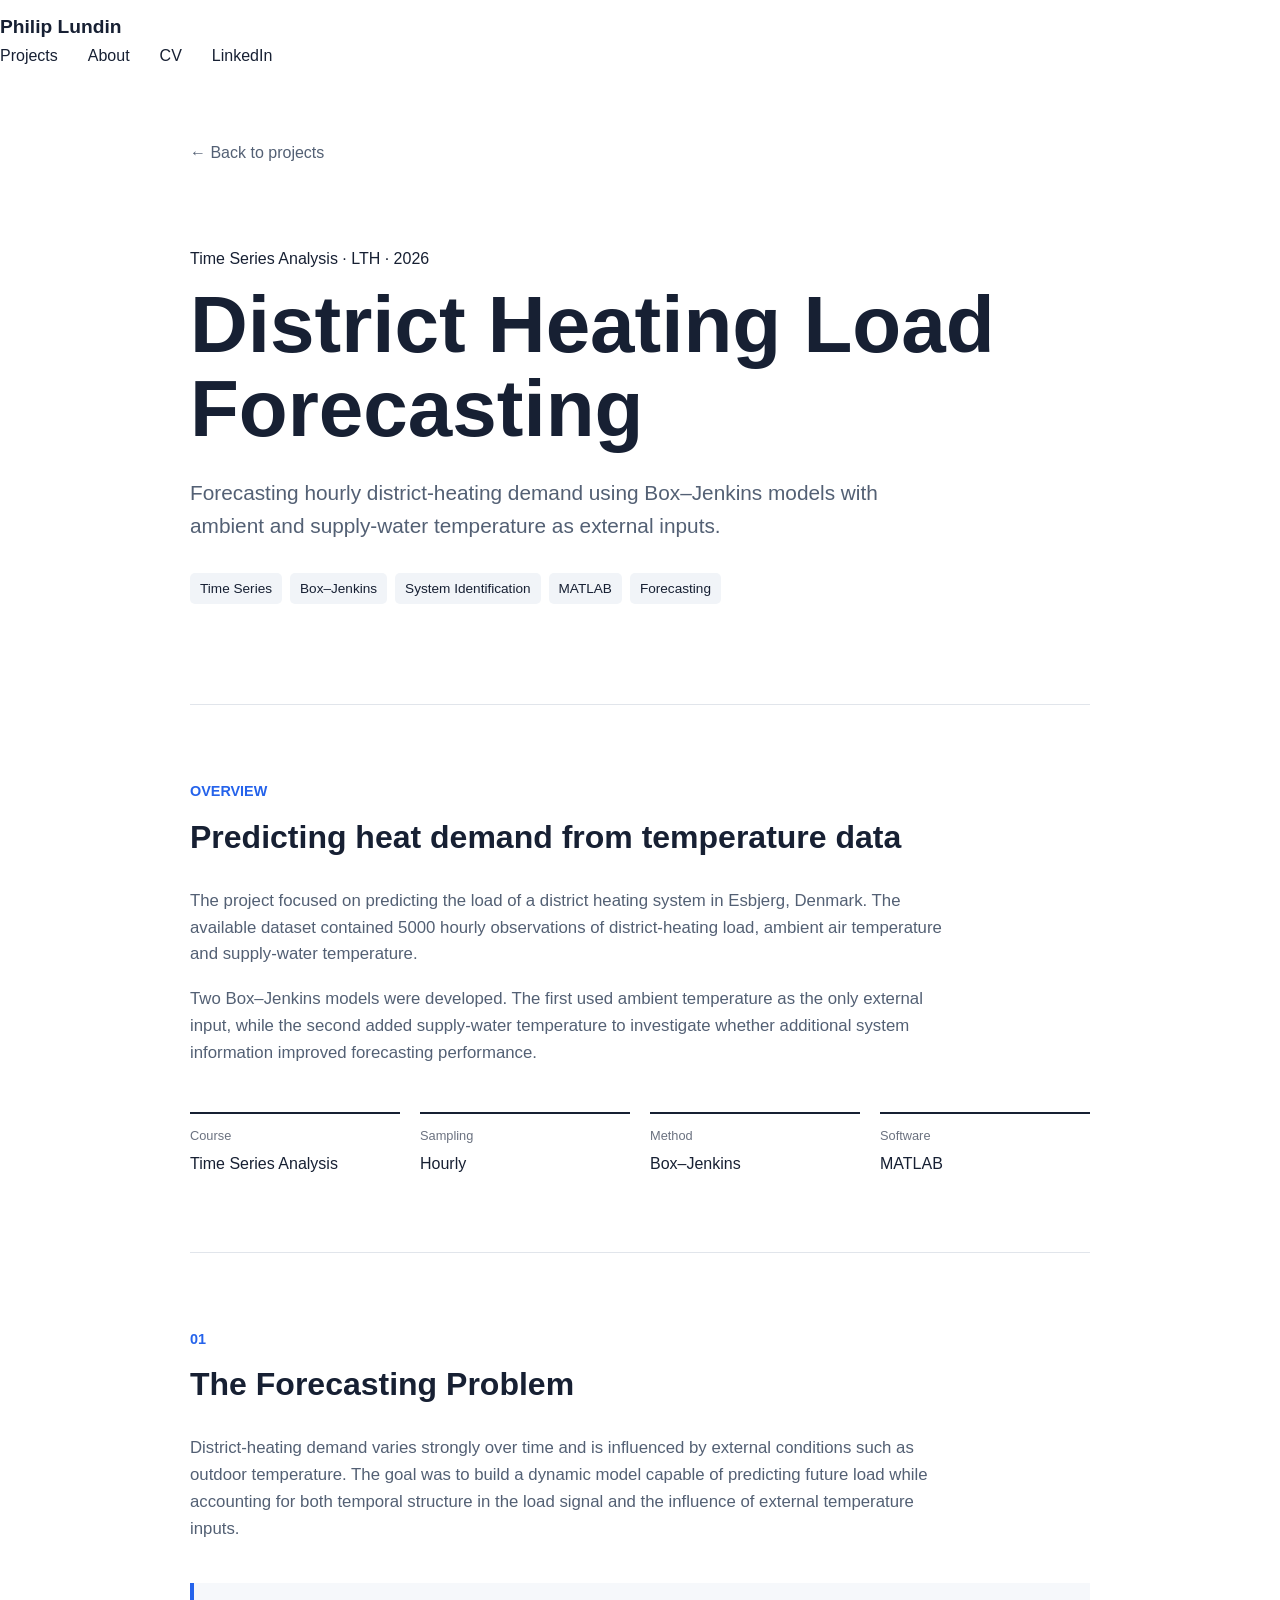
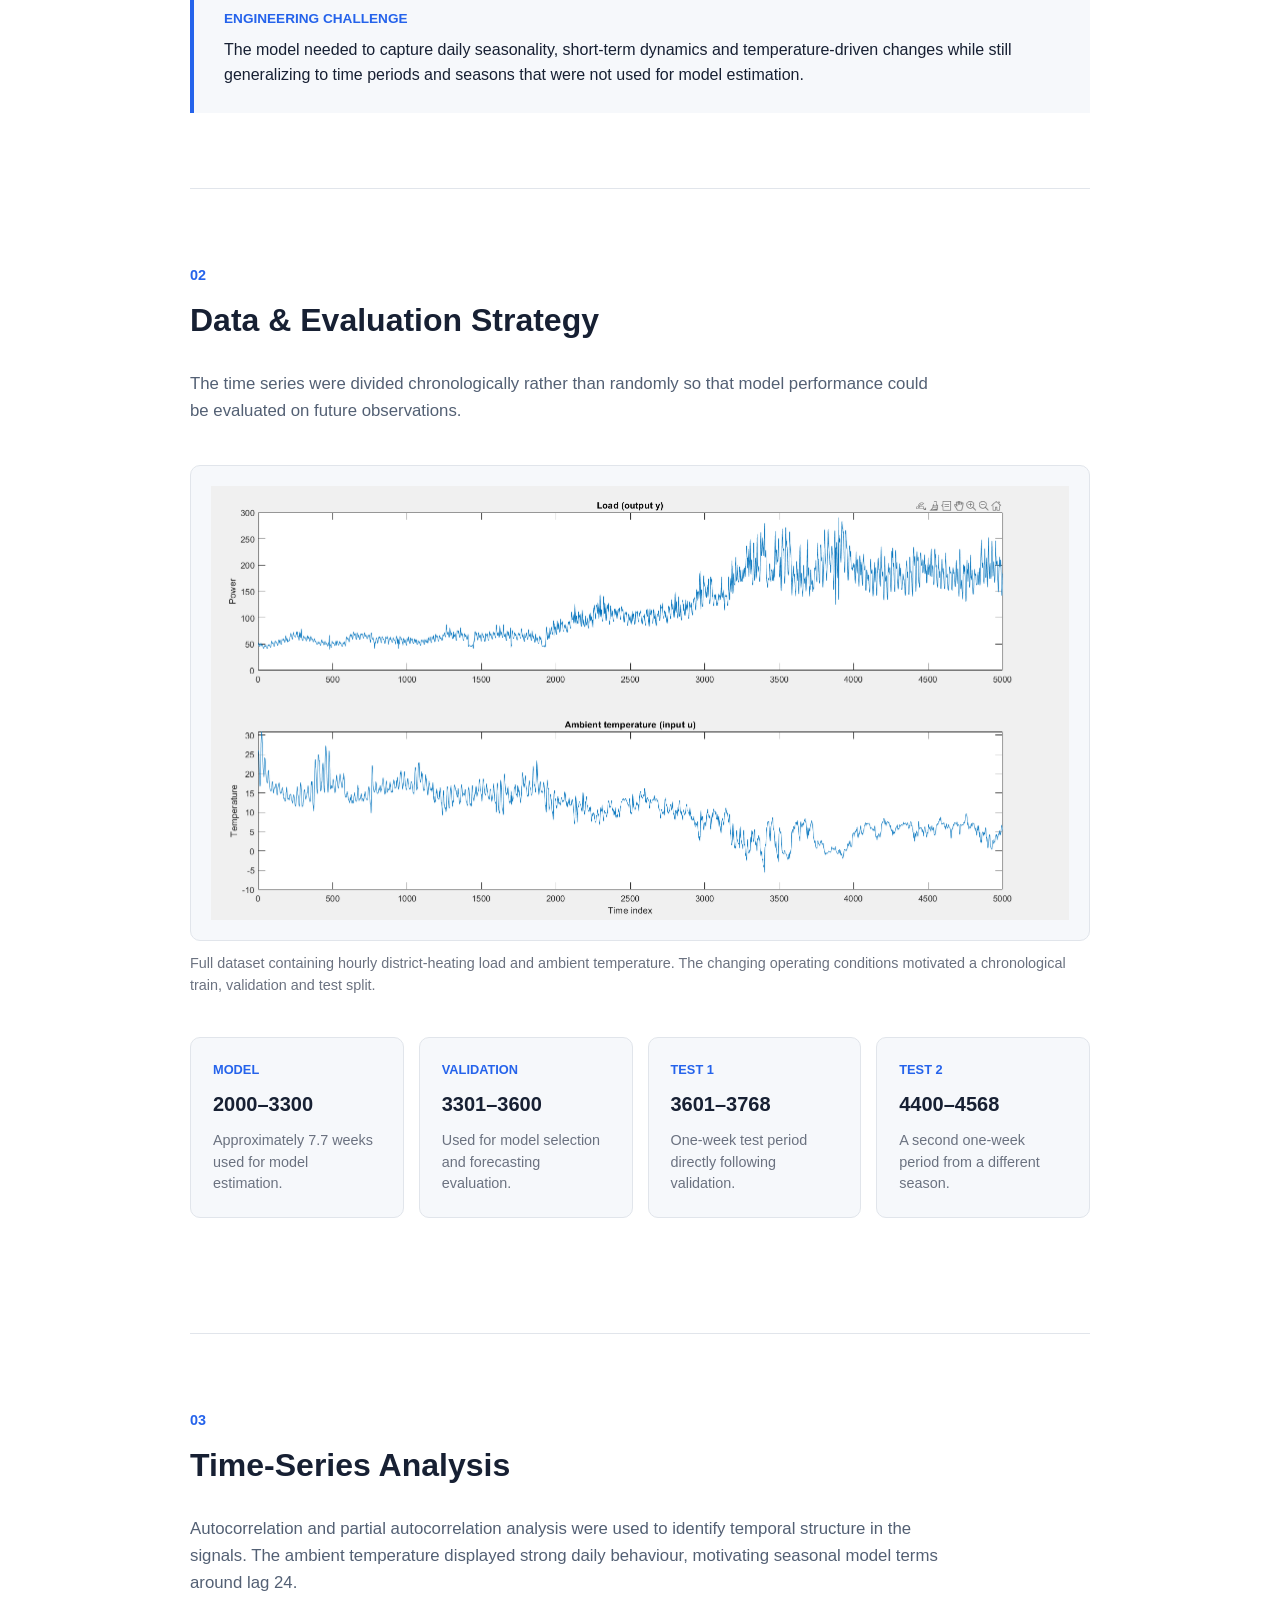
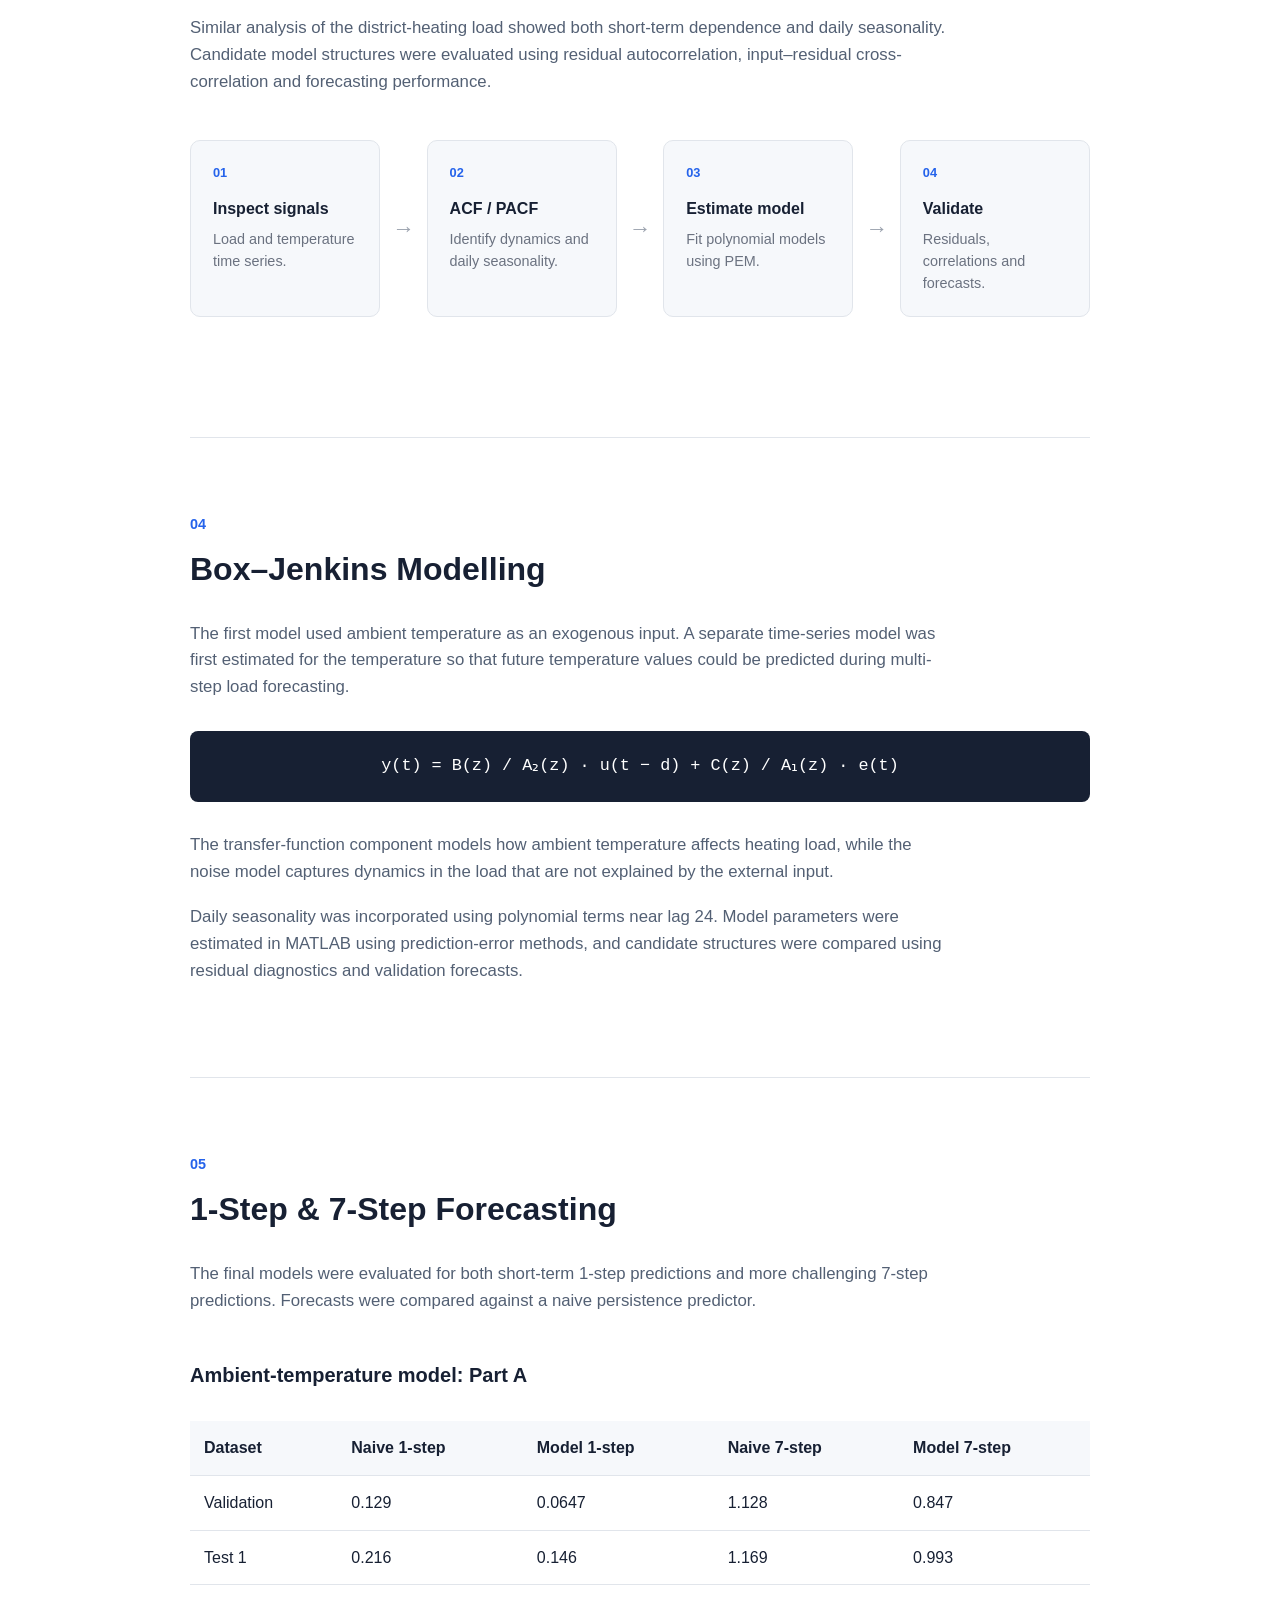
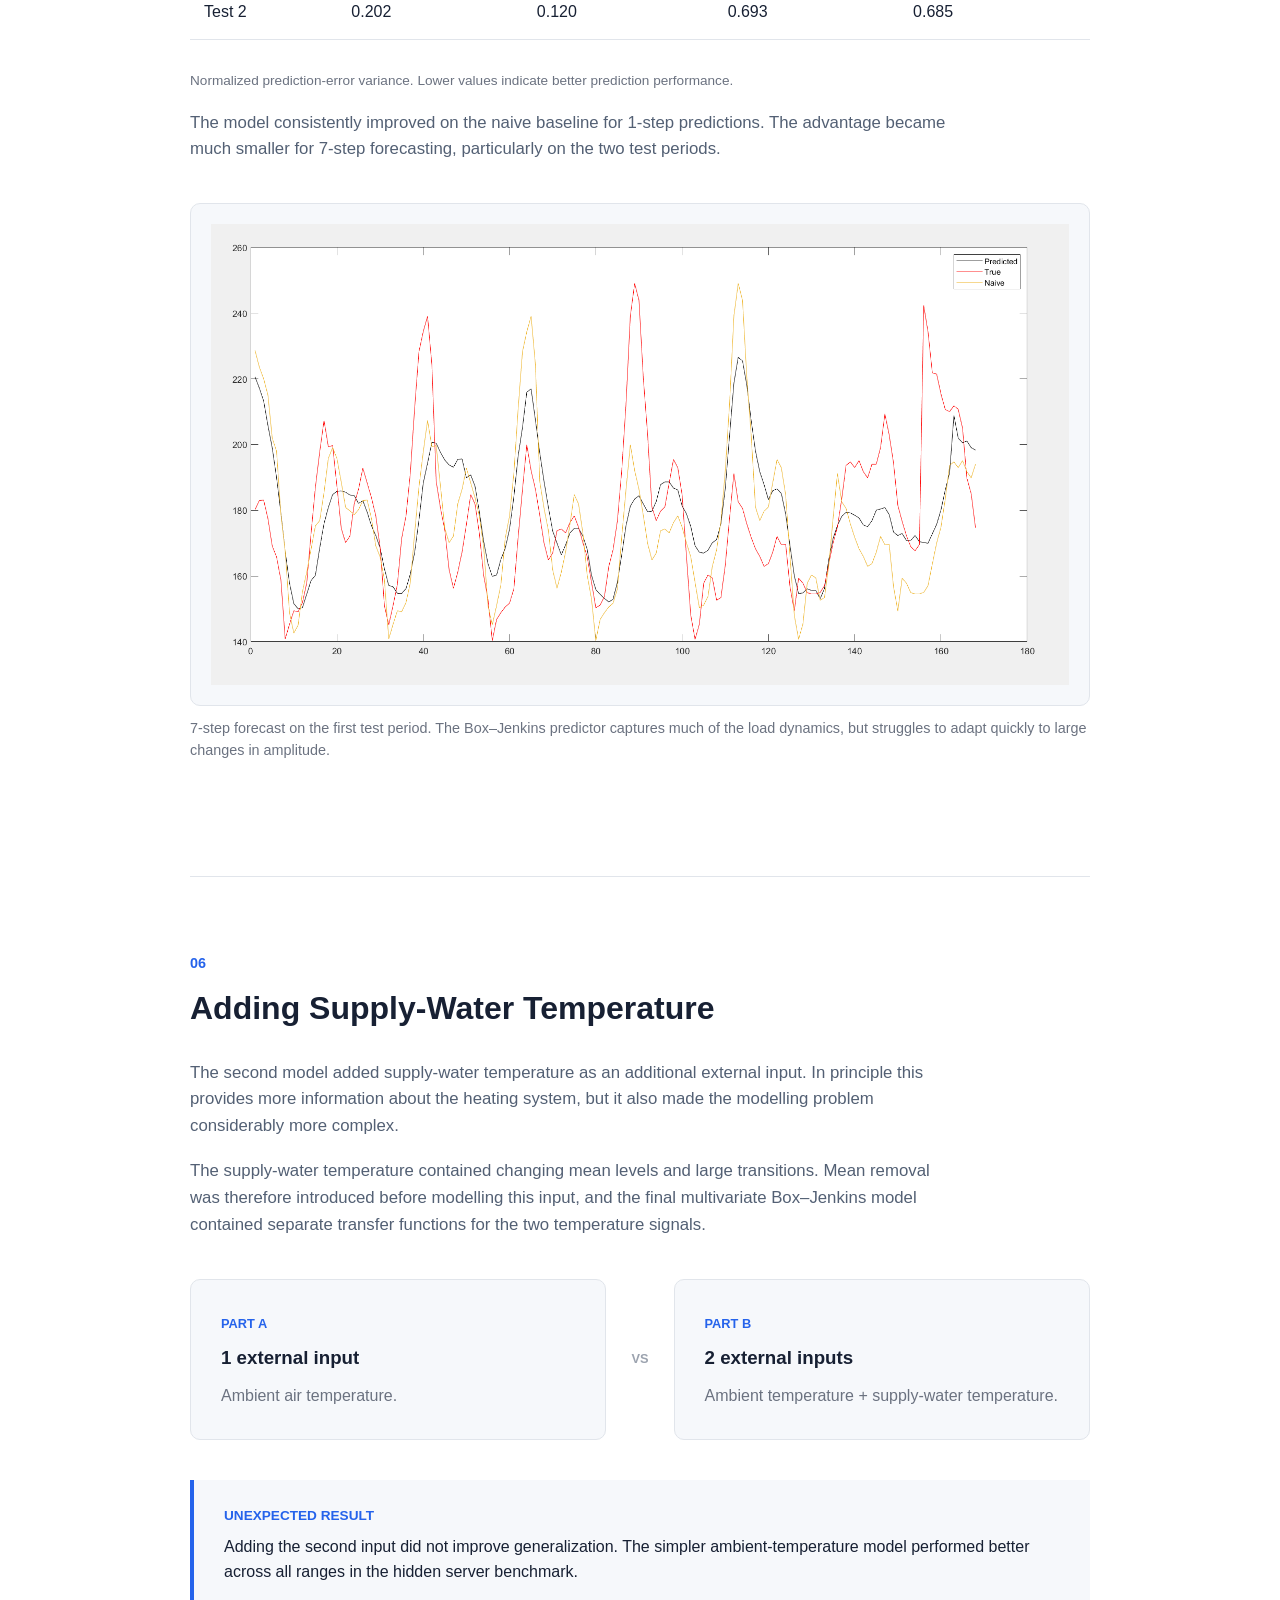
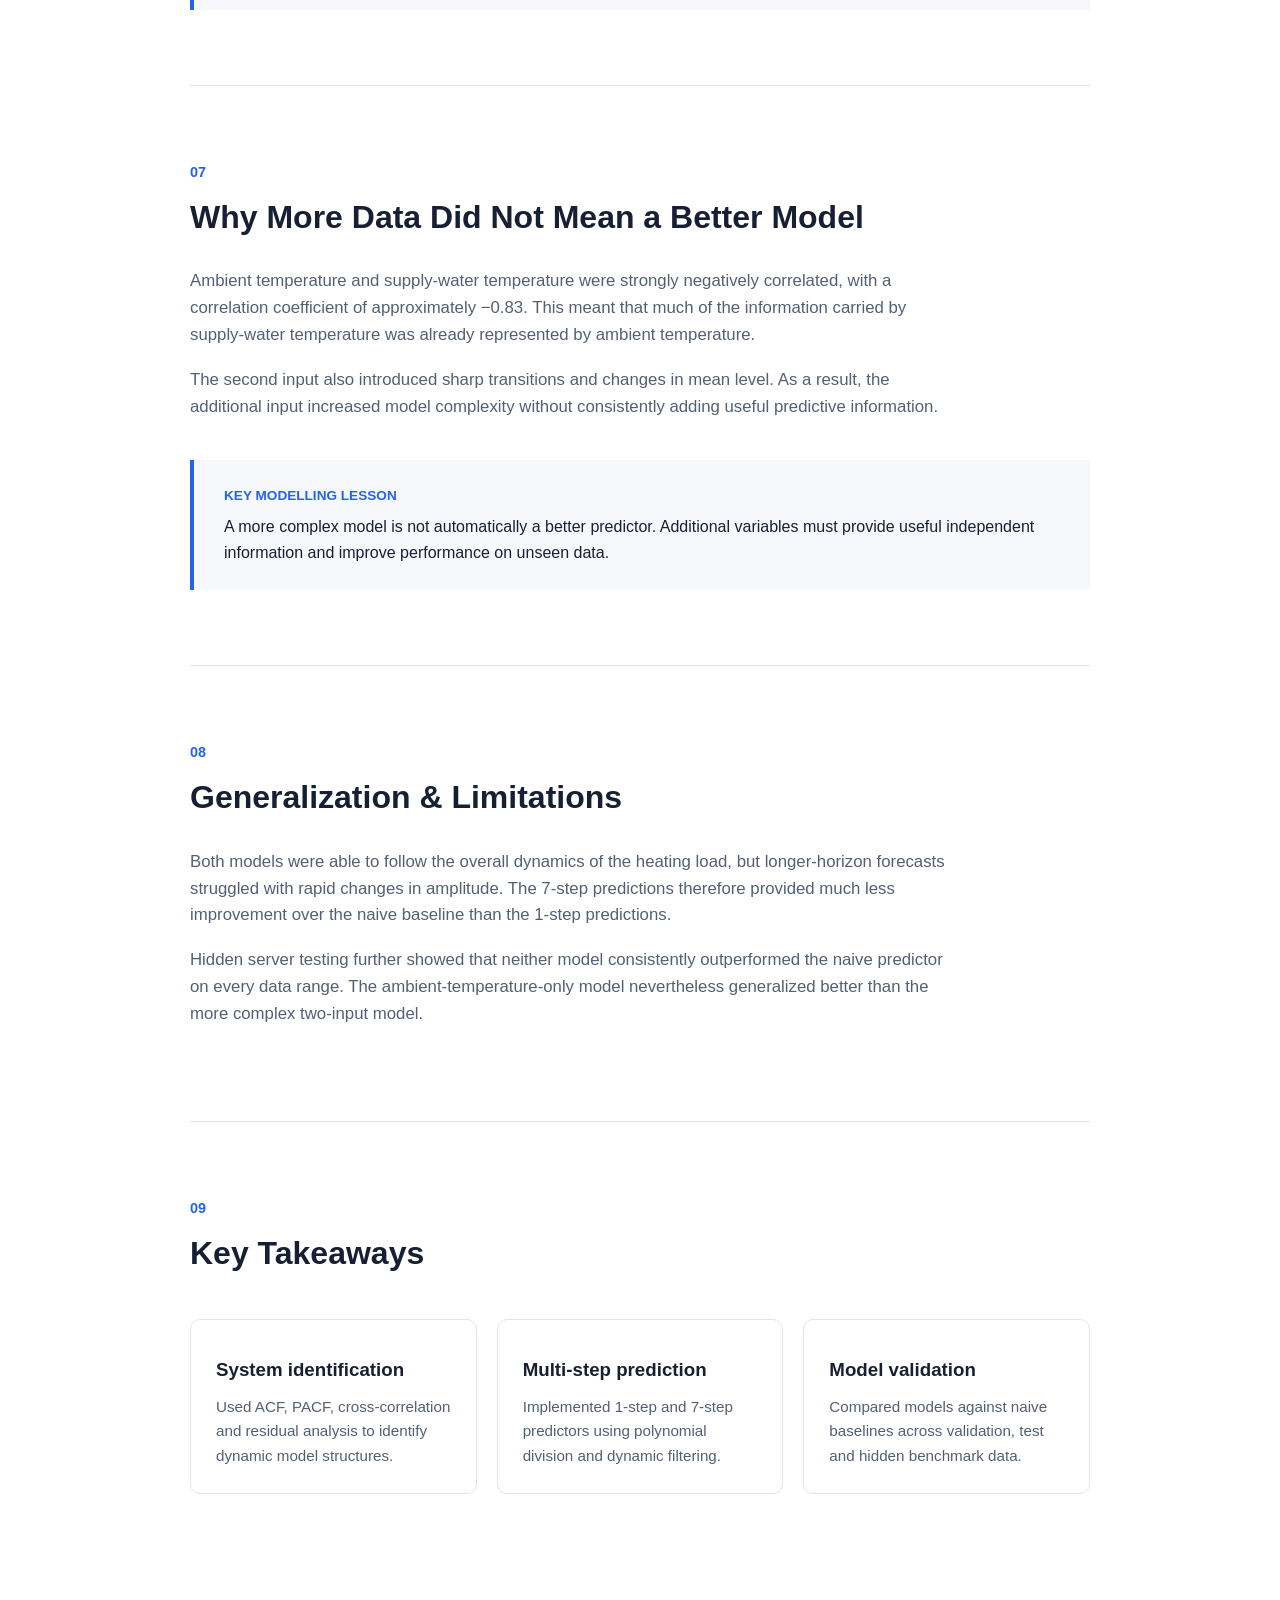
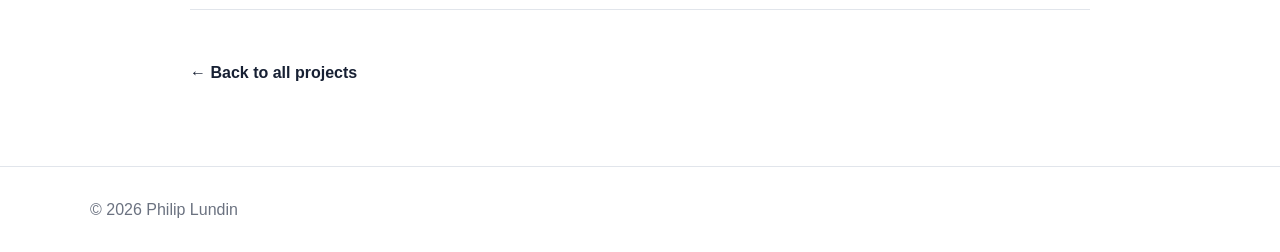
<file: projects/district-heating.html>
<!DOCTYPE html>
<html lang="en">

<head>
    <meta charset="UTF-8">
    <meta name="viewport" content="width=device-width, initial-scale=1.0">

    <title>District Heating Load Forecasting | Philip Lundin</title>

    <link rel="stylesheet" href="../style.css">
</head>

<body>

    <!-- Navigation -->
    <nav>
        <div class="nav-container">

            <div class="logo">
                <a href="../index.html">Philip Lundin</a>
            </div>

            <div class="nav-links">
                <a href="../index.html#projects">Projects</a>
                <a href="../index.html#about">About</a>
                <a href="../Philip_Lundin_CV.pdf" target="_blank">CV</a>
                <a href="https://www.linkedin.com/in/philip-lundin-190a9a296/"
                   target="_blank">
                    LinkedIn
                </a>
            </div>

        </div>
    </nav>


    <main class="container project-page">

        <a href="../index.html#projects" class="back-link">
            ← Back to projects
        </a>


        <!-- Hero -->
        <section class="project-hero">

            <p class="eyebrow">
                Time Series Analysis · LTH · 2026
            </p>

            <h1>District Heating Load Forecasting</h1>

            <p class="project-lead">
                Forecasting hourly district-heating demand using
                Box–Jenkins models with ambient and supply-water
                temperature as external inputs.
            </p>

            <div class="tags project-tags">
                <span class="tag">Time Series</span>
                <span class="tag">Box–Jenkins</span>
                <span class="tag">System Identification</span>
                <span class="tag">MATLAB</span>
                <span class="tag">Forecasting</span>
            </div>

        </section>


        <!-- Overview -->
        <section class="project-section">

            <p class="section-number">OVERVIEW</p>

            <h2>Predicting heat demand from temperature data</h2>

            <p>
                The project focused on predicting the load of a district
                heating system in Esbjerg, Denmark. The available dataset
                contained 5000 hourly observations of district-heating load,
                ambient air temperature and supply-water temperature.
            </p>

            <p>
                Two Box–Jenkins models were developed. The first used ambient
                temperature as the only external input, while the second added
                supply-water temperature to investigate whether additional
                system information improved forecasting performance.
            </p>

            <div class="project-facts">

                <div>
                    <span class="fact-label">Course</span>
                    Time Series Analysis
                </div>

                <div>
                    <span class="fact-label">Sampling</span>
                    Hourly
                </div>

                <div>
                    <span class="fact-label">Method</span>
                    Box–Jenkins
                </div>

                <div>
                    <span class="fact-label">Software</span>
                    MATLAB
                </div>

            </div>

        </section>


        <!-- Problem -->
        <section class="project-section">

            <p class="section-number">01</p>

            <h2>The Forecasting Problem</h2>

            <p>
                District-heating demand varies strongly over time and is
                influenced by external conditions such as outdoor temperature.
                The goal was to build a dynamic model capable of predicting
                future load while accounting for both temporal structure in the
                load signal and the influence of external temperature inputs.
            </p>

            <div class="highlight-box">

                <span>Engineering challenge</span>

                <p>
                    The model needed to capture daily seasonality, short-term
                    dynamics and temperature-driven changes while still
                    generalizing to time periods and seasons that were not used
                    for model estimation.
                </p>

            </div>

        </section>


        <!-- Data -->
        <section class="project-section">

            <p class="section-number">02</p>

            <h2>Data & Evaluation Strategy</h2>

            <p>
                The time series were divided chronologically rather than
                randomly so that model performance could be evaluated on future
                observations.
            </p>
<figure class="project-figure">

    <img
        src="../images/district-heating/district_heating_overview.png"
        alt="District heating load and ambient temperature over the full dataset">

    <figcaption>
        Full dataset containing hourly district-heating load and ambient
        temperature. The changing operating conditions motivated a
        chronological train, validation and test split.
    </figcaption>

</figure>
            <div class="data-split-grid">

                <div class="data-split-card">
                    <span>Model</span>
                    <strong>2000–3300</strong>
                    <p>Approximately 7.7 weeks used for model estimation.</p>
                </div>

                <div class="data-split-card">
                    <span>Validation</span>
                    <strong>3301–3600</strong>
                    <p>Used for model selection and forecasting evaluation.</p>
                </div>

                <div class="data-split-card">
                    <span>Test 1</span>
                    <strong>3601–3768</strong>
                    <p>One-week test period directly following validation.</p>
                </div>

                <div class="data-split-card">
                    <span>Test 2</span>
                    <strong>4400–4568</strong>
                    <p>A second one-week period from a different season.</p>
                </div>

            </div>

        </section>


        <!-- Analysis -->
        <section class="project-section">

            <p class="section-number">03</p>

            <h2>Time-Series Analysis</h2>

            <p>
                Autocorrelation and partial autocorrelation analysis were used
                to identify temporal structure in the signals. The ambient
                temperature displayed strong daily behaviour, motivating
                seasonal model terms around lag 24.
            </p>

            <p>
                Similar analysis of the district-heating load showed both
                short-term dependence and daily seasonality. Candidate model
                structures were evaluated using residual autocorrelation,
                input–residual cross-correlation and forecasting performance.
            </p>

            <div class="timeseries-pipeline">

                <div class="pipeline-step">
                    <span>01</span>
                    <strong>Inspect signals</strong>
                    <p>Load and temperature time series.</p>
                </div>

                <div class="pipeline-arrow">→</div>

                <div class="pipeline-step">
                    <span>02</span>
                    <strong>ACF / PACF</strong>
                    <p>Identify dynamics and daily seasonality.</p>
                </div>

                <div class="pipeline-arrow">→</div>

                <div class="pipeline-step">
                    <span>03</span>
                    <strong>Estimate model</strong>
                    <p>Fit polynomial models using PEM.</p>
                </div>

                <div class="pipeline-arrow">→</div>

                <div class="pipeline-step">
                    <span>04</span>
                    <strong>Validate</strong>
                    <p>Residuals, correlations and forecasts.</p>
                </div>

            </div>

        </section>


        <!-- Box Jenkins -->
        <section class="project-section">

            <p class="section-number">04</p>

            <h2>Box–Jenkins Modelling</h2>

            <p>
                The first model used ambient temperature as an exogenous input.
                A separate time-series model was first estimated for the
                temperature so that future temperature values could be
                predicted during multi-step load forecasting.
            </p>

            <div class="equation">
                y(t) =
                B(z) / A₂(z) · u(t − d)
                +
                C(z) / A₁(z) · e(t)
            </div>

            <p>
                The transfer-function component models how ambient temperature
                affects heating load, while the noise model captures dynamics
                in the load that are not explained by the external input.
            </p>

            <p>
                Daily seasonality was incorporated using polynomial terms near
                lag 24. Model parameters were estimated in MATLAB using
                prediction-error methods, and candidate structures were
                compared using residual diagnostics and validation forecasts.
            </p>

        </section>


        <!-- Forecasting -->
        <section class="project-section">

            <p class="section-number">05</p>

            <h2>1-Step & 7-Step Forecasting</h2>

            <p>
                The final models were evaluated for both short-term 1-step
                predictions and more challenging 7-step predictions. Forecasts
                were compared against a naive persistence predictor.
            </p>

            <h3 class="subheading">Ambient-temperature model: Part A</h3>

            <div class="results-table-wrapper">

                <table class="results-table">

                    <thead>
                        <tr>
                            <th>Dataset</th>
                            <th>Naive 1-step</th>
                            <th>Model 1-step</th>
                            <th>Naive 7-step</th>
                            <th>Model 7-step</th>
                        </tr>
                    </thead>

                    <tbody>

                        <tr>
                            <td>Validation</td>
                            <td>0.129</td>
                            <td>0.0647</td>
                            <td>1.128</td>
                            <td>0.847</td>
                        </tr>

                        <tr>
                            <td>Test 1</td>
                            <td>0.216</td>
                            <td>0.146</td>
                            <td>1.169</td>
                            <td>0.993</td>
                        </tr>

                        <tr>
                            <td>Test 2</td>
                            <td>0.202</td>
                            <td>0.120</td>
                            <td>0.693</td>
                            <td>0.685</td>
                        </tr>

                    </tbody>

                </table>

            </div>

            <p class="table-note">
                Normalized prediction-error variance. Lower values indicate
                better prediction performance.
            </p>

            <p>
                The model consistently improved on the naive baseline for
                1-step predictions. The advantage became much smaller for
                7-step forecasting, particularly on the two test periods.
            </p>
<figure class="project-figure">

    <img
        src="../images/district-heating/district_heating_7step_forecast.png"
        alt="Seven-step district heating load forecast compared with true load and naive prediction">

    <figcaption>
        7-step forecast on the first test period. The Box–Jenkins
        predictor captures much of the load dynamics, but struggles
        to adapt quickly to large changes in amplitude.
    </figcaption>

</figure>
        </section>


        <!-- Second input -->
        <section class="project-section">

            <p class="section-number">06</p>

            <h2>Adding Supply-Water Temperature</h2>

            <p>
                The second model added supply-water temperature as an additional
                external input. In principle this provides more information
                about the heating system, but it also made the modelling problem
                considerably more complex.
            </p>

            <p>
                The supply-water temperature contained changing mean levels and
                large transitions. Mean removal was therefore introduced before
                modelling this input, and the final multivariate Box–Jenkins
                model contained separate transfer functions for the two
                temperature signals.
            </p>

            <div class="model-comparison-grid">

                <div class="model-comparison-card">
                    <span>Part A</span>
                    <h3>1 external input</h3>
                    <p>
                        Ambient air temperature.
                    </p>
                </div>

                <div class="comparison-versus">
                    VS
                </div>

                <div class="model-comparison-card">
                    <span>Part B</span>
                    <h3>2 external inputs</h3>
                    <p>
                        Ambient temperature + supply-water temperature.
                    </p>
                </div>

            </div>

            <div class="highlight-box">

                <span>Unexpected result</span>

                <p>
                    Adding the second input did not improve generalization.
                    The simpler ambient-temperature model performed better
                    across all ranges in the hidden server benchmark.
                </p>

            </div>

        </section>


        <!-- Why -->
        <section class="project-section">

            <p class="section-number">07</p>

            <h2>Why More Data Did Not Mean a Better Model</h2>

            <p>
                Ambient temperature and supply-water temperature were strongly
                negatively correlated, with a correlation coefficient of
                approximately −0.83. This meant that much of the information
                carried by supply-water temperature was already represented by
                ambient temperature.
            </p>

            <p>
                The second input also introduced sharp transitions and changes
                in mean level. As a result, the additional input increased
                model complexity without consistently adding useful predictive
                information.
            </p>

            <div class="highlight-box">

                <span>Key modelling lesson</span>

                <p>
                    A more complex model is not automatically a better
                    predictor. Additional variables must provide useful
                    independent information and improve performance on unseen
                    data.
                </p>

            </div>

        </section>


        <!-- Generalization -->
        <section class="project-section">

            <p class="section-number">08</p>

            <h2>Generalization & Limitations</h2>

            <p>
                Both models were able to follow the overall dynamics of the
                heating load, but longer-horizon forecasts struggled with rapid
                changes in amplitude. The 7-step predictions therefore provided
                much less improvement over the naive baseline than the 1-step
                predictions.
            </p>

            <p>
                Hidden server testing further showed that neither model
                consistently outperformed the naive predictor on every data
                range. The ambient-temperature-only model nevertheless
                generalized better than the more complex two-input model.
            </p>

        </section>


        <!-- Takeaways -->
        <section class="project-section">

            <p class="section-number">09</p>

            <h2>Key Takeaways</h2>

            <div class="method-grid">

                <div class="method-card">
                    <h3>System identification</h3>

                    <p>
                        Used ACF, PACF, cross-correlation and residual analysis
                        to identify dynamic model structures.
                    </p>
                </div>

                <div class="method-card">
                    <h3>Multi-step prediction</h3>

                    <p>
                        Implemented 1-step and 7-step predictors using
                        polynomial division and dynamic filtering.
                    </p>
                </div>

                <div class="method-card">
                    <h3>Model validation</h3>

                    <p>
                        Compared models against naive baselines across
                        validation, test and hidden benchmark data.
                    </p>
                </div>

            </div>

        </section>


        <div class="project-bottom-nav">
            <a href="../index.html#projects">
                ← Back to all projects
            </a>
        </div>

    </main>


    <footer>
        <div class="container">
            <p>© 2026 Philip Lundin</p>
        </div>
    </footer>

</body>

</html>
</file>
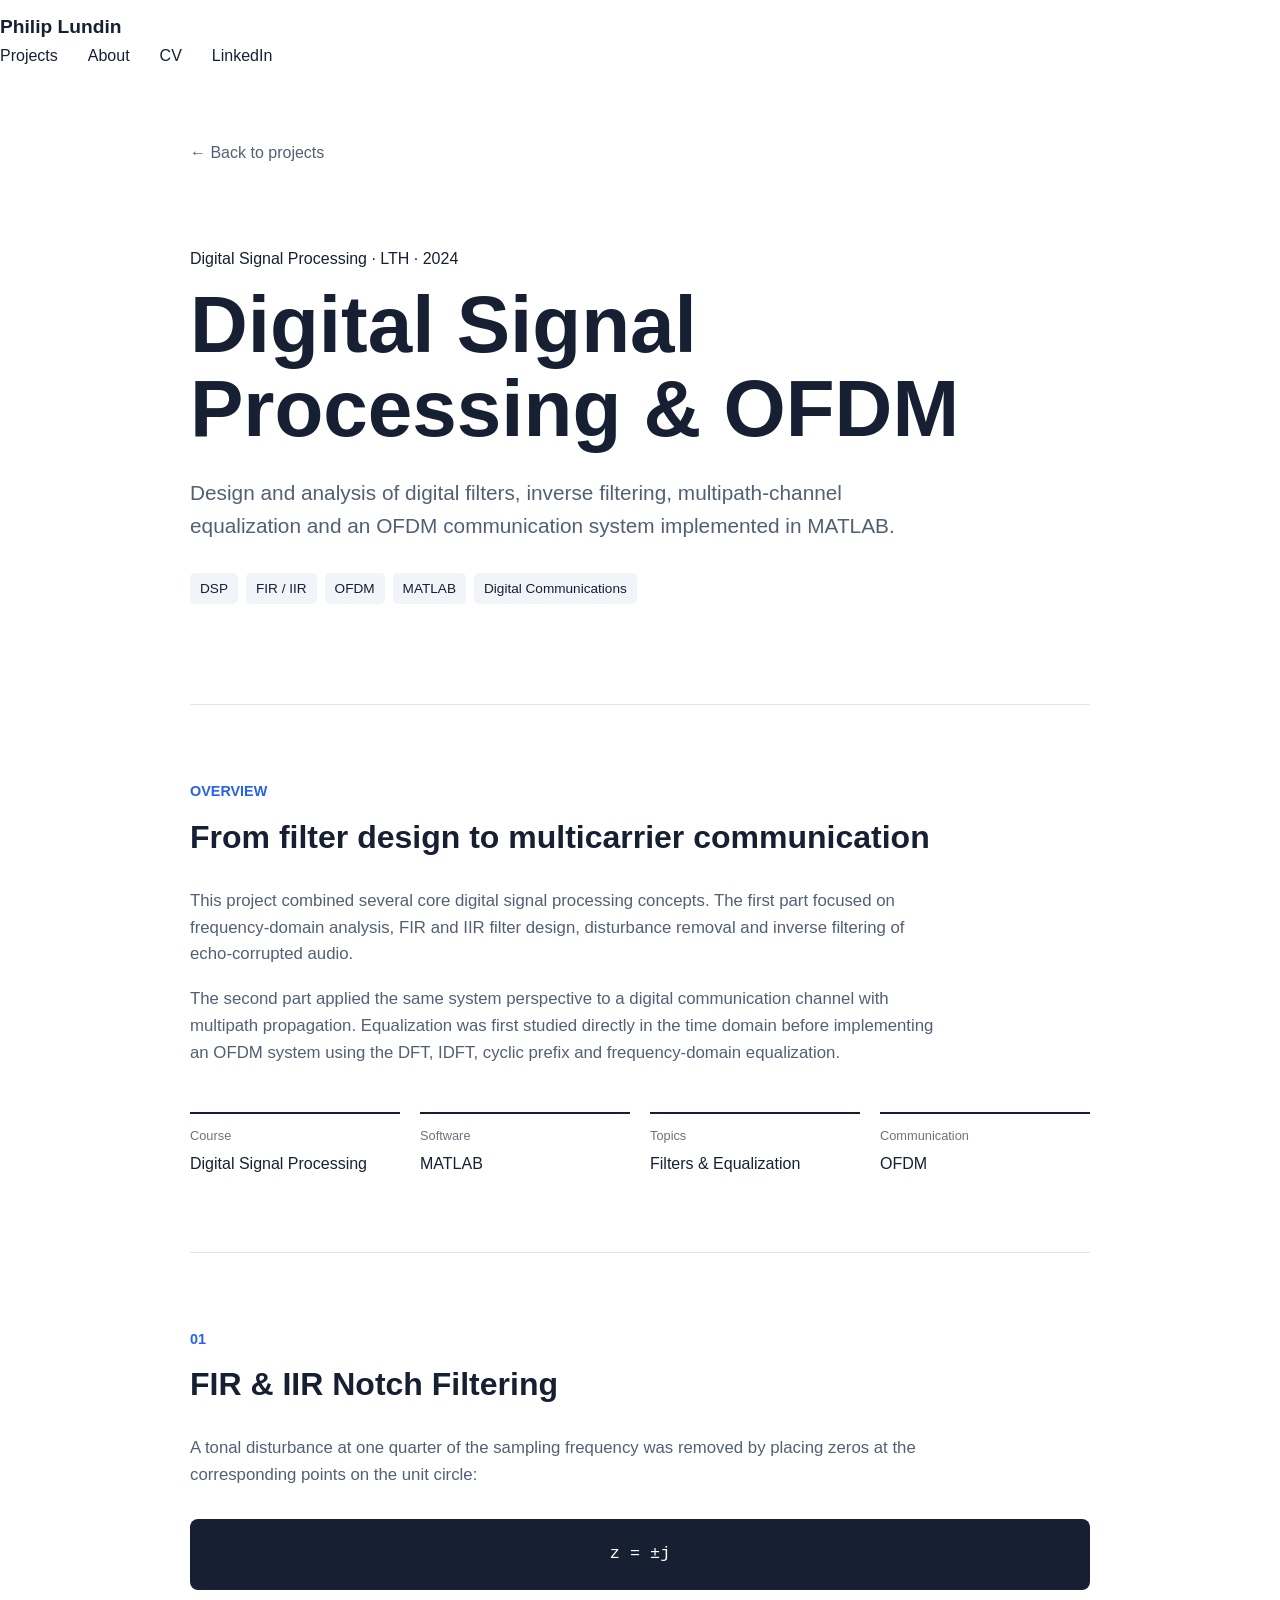
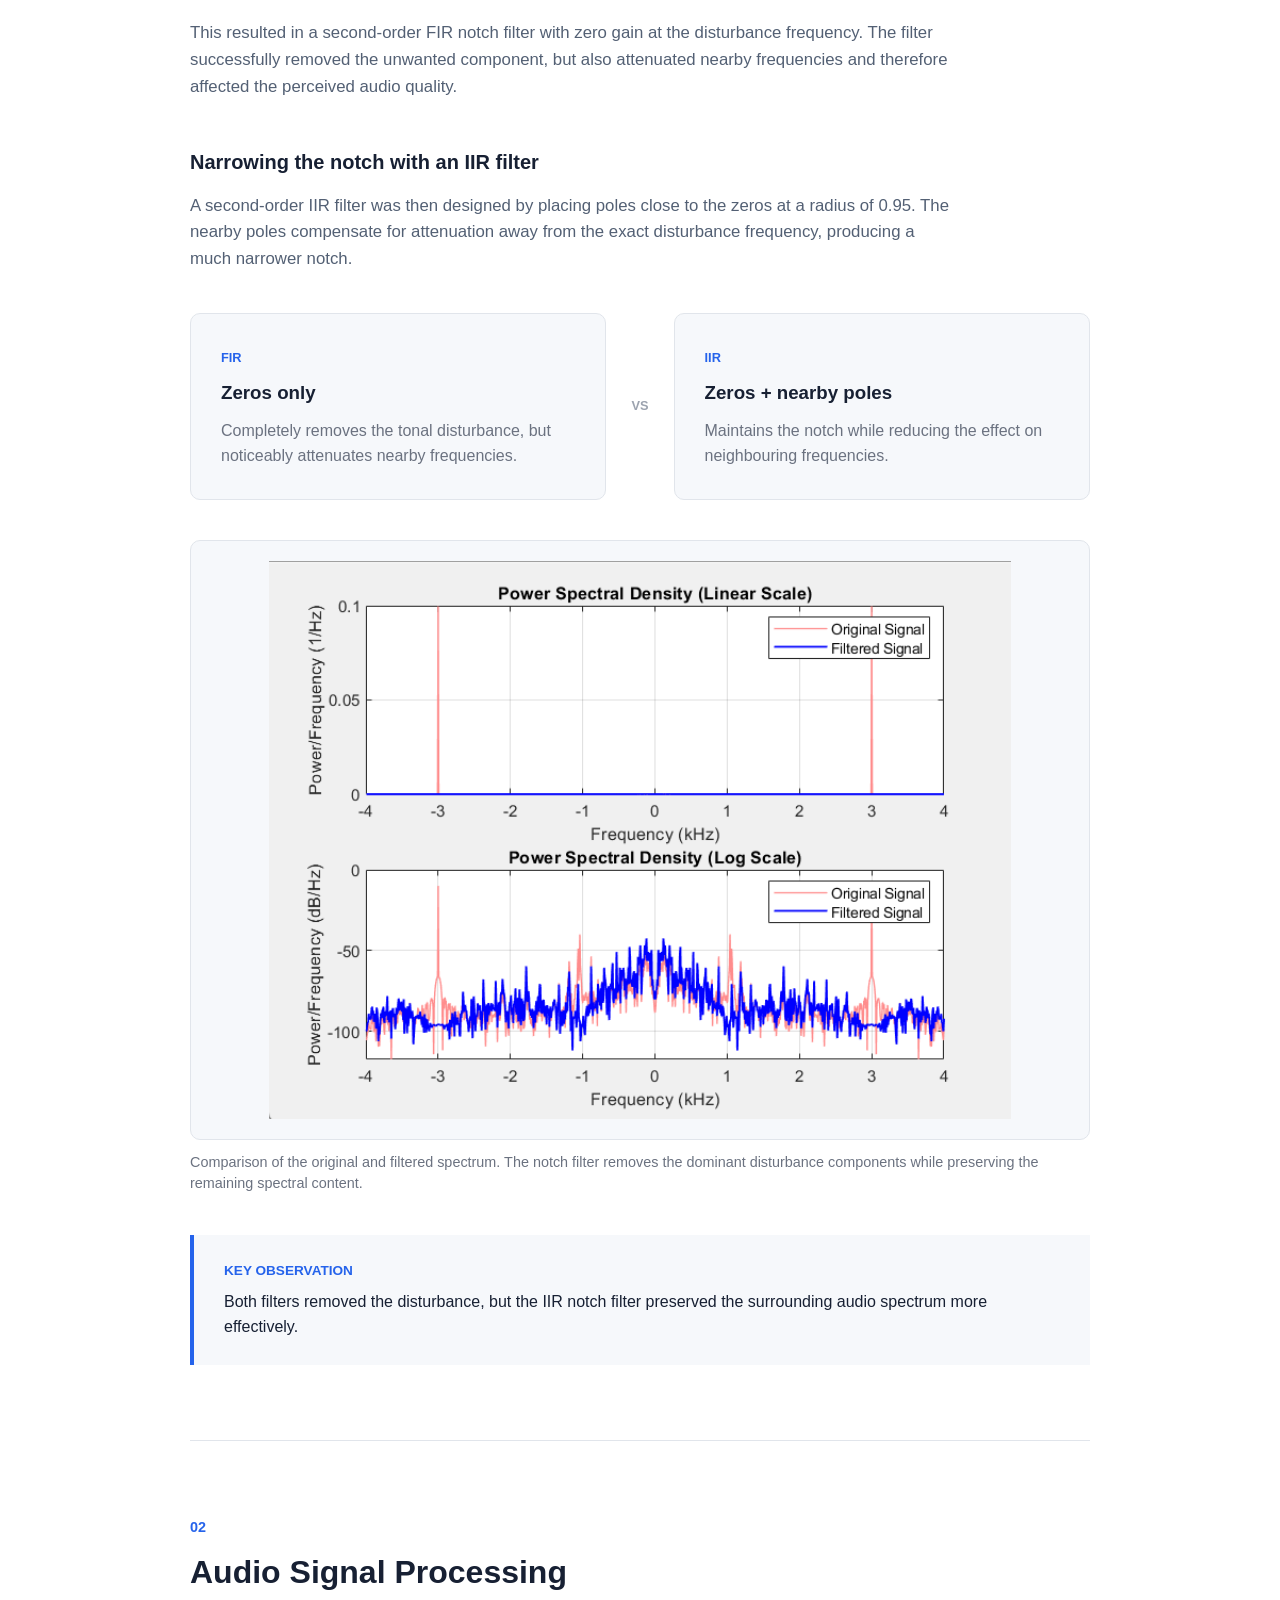
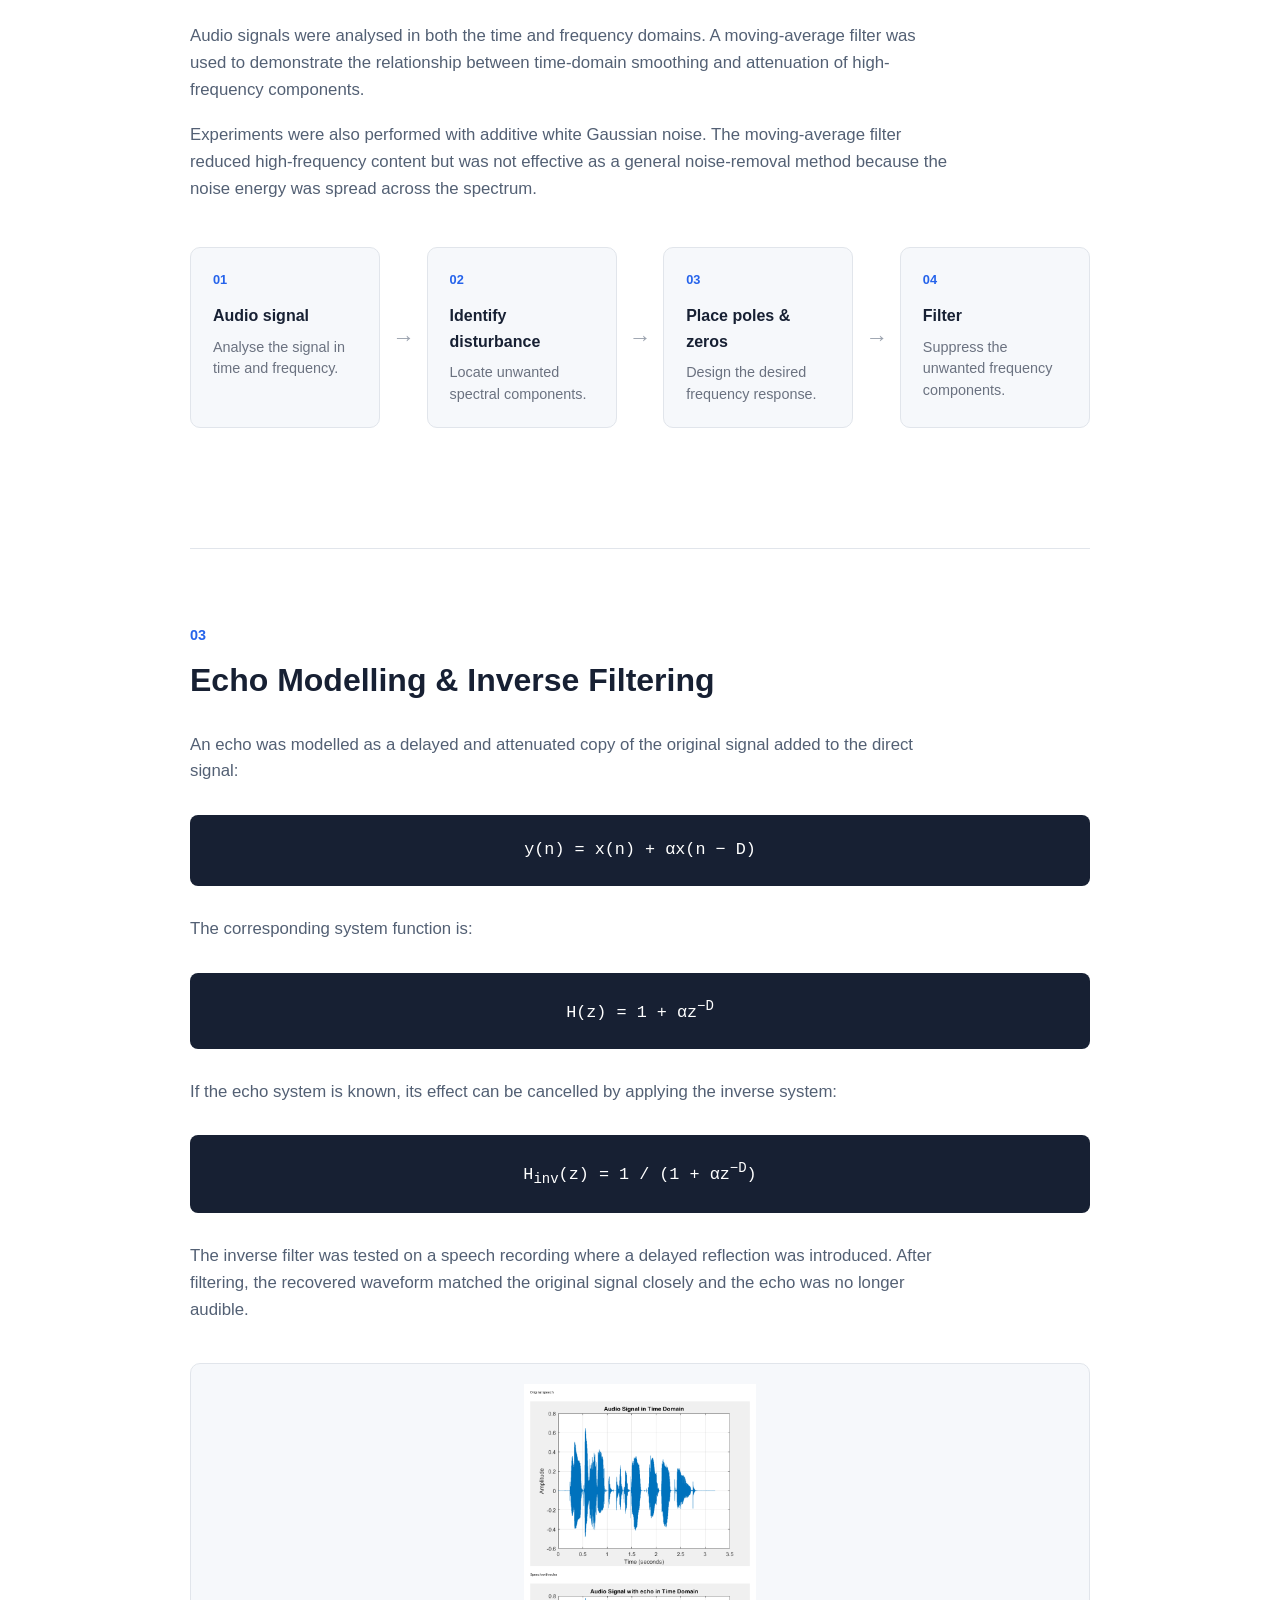
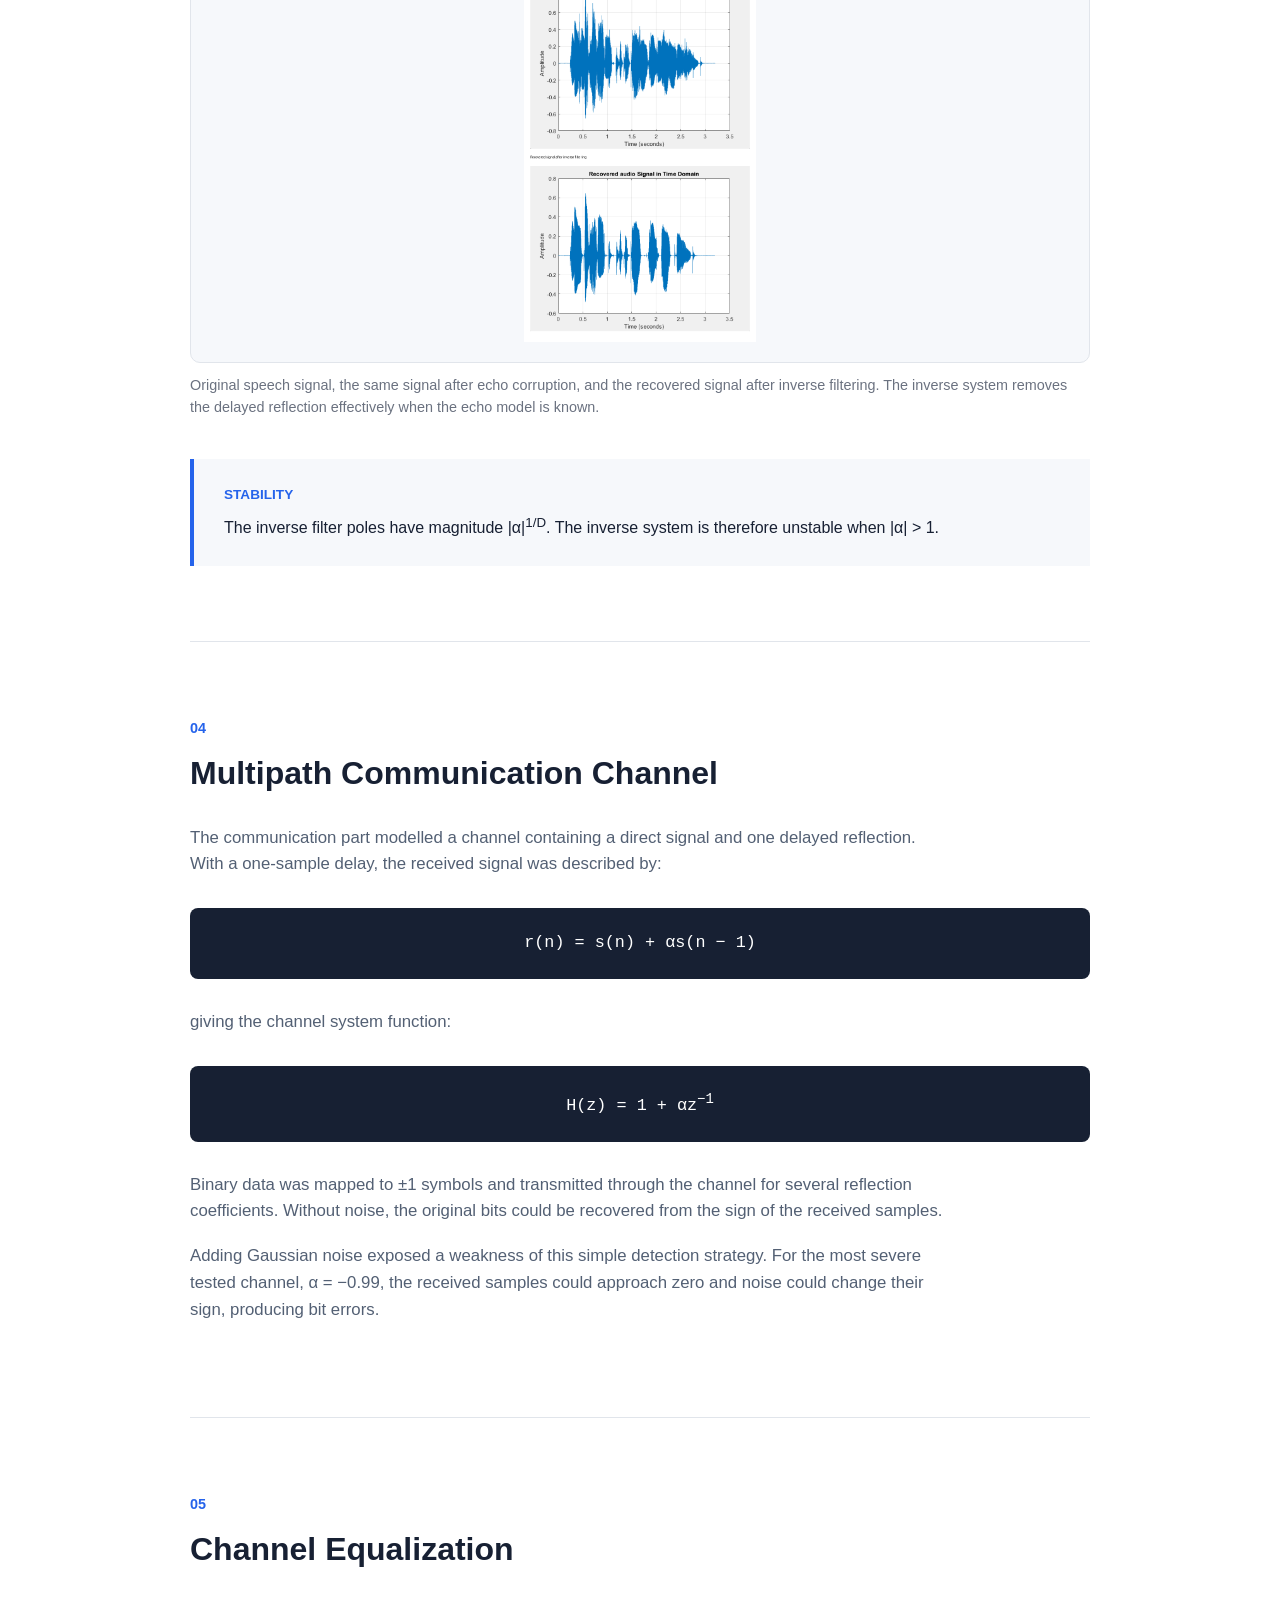
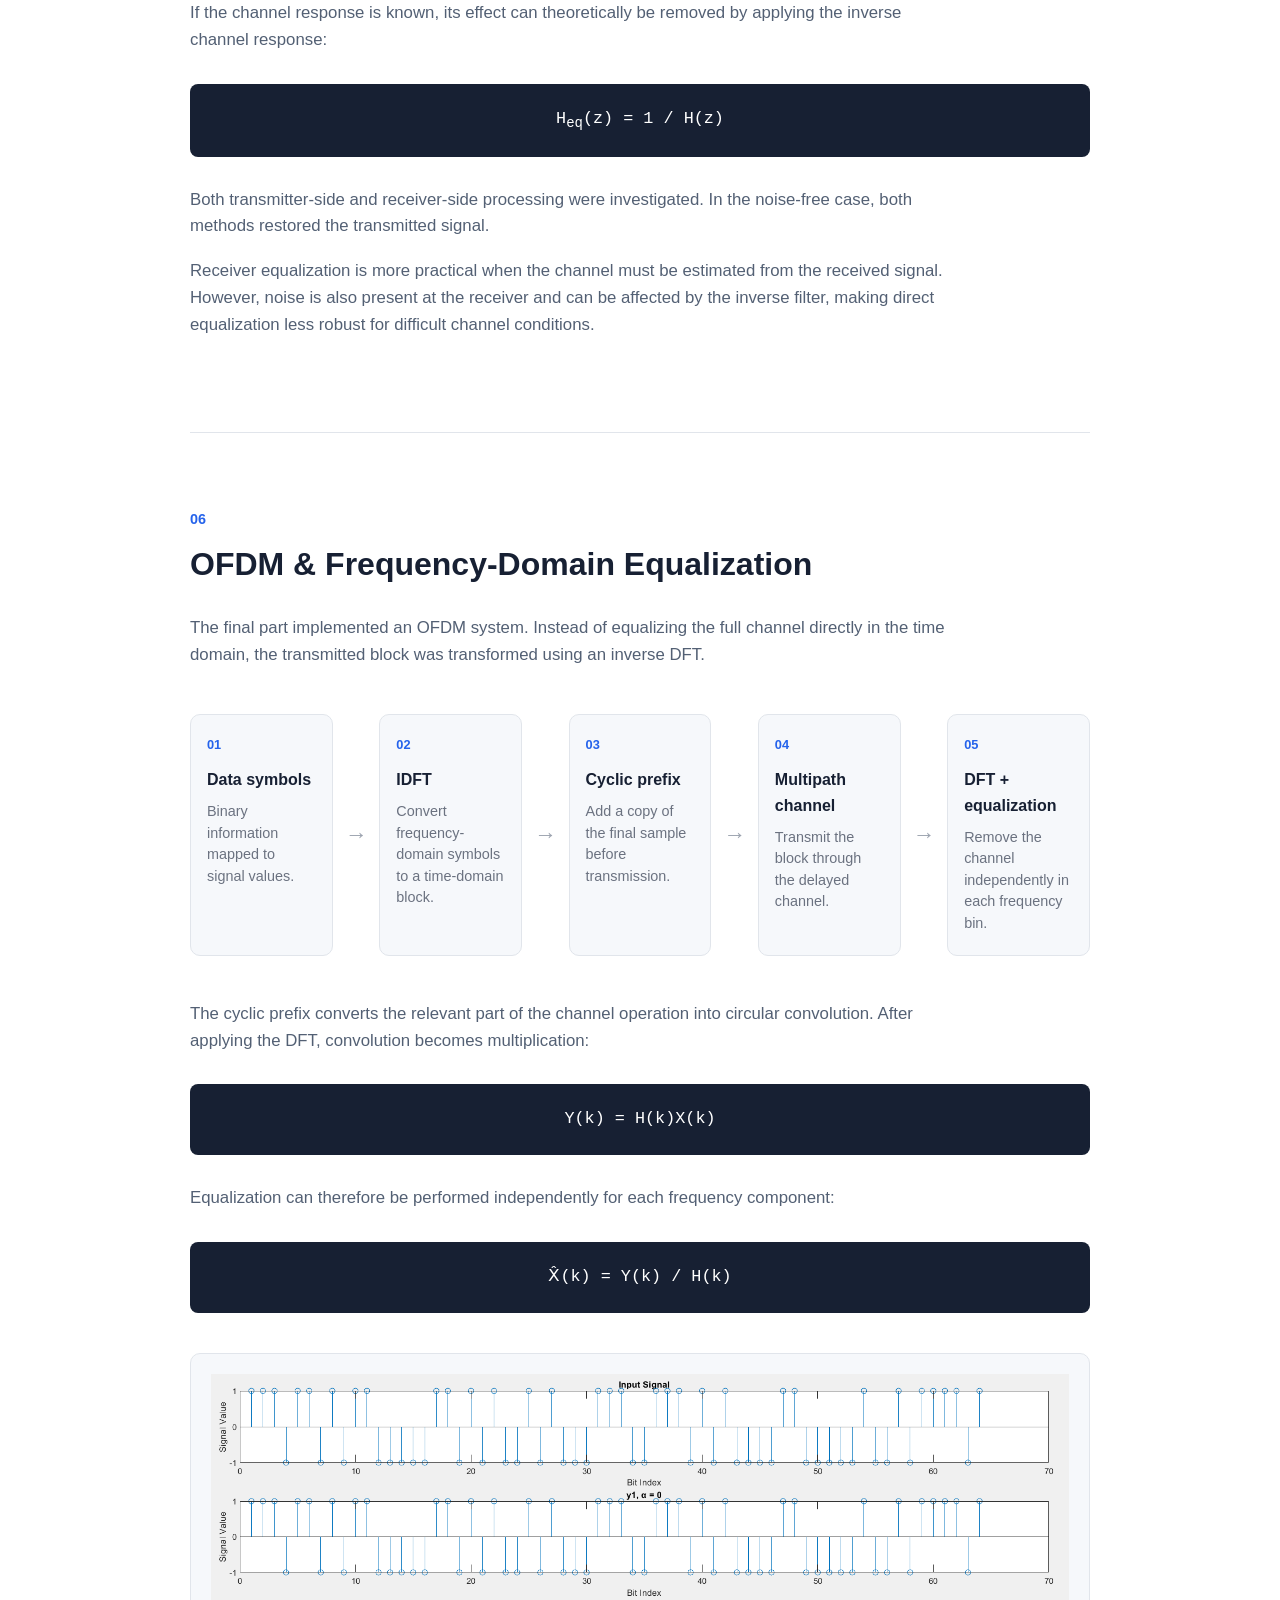
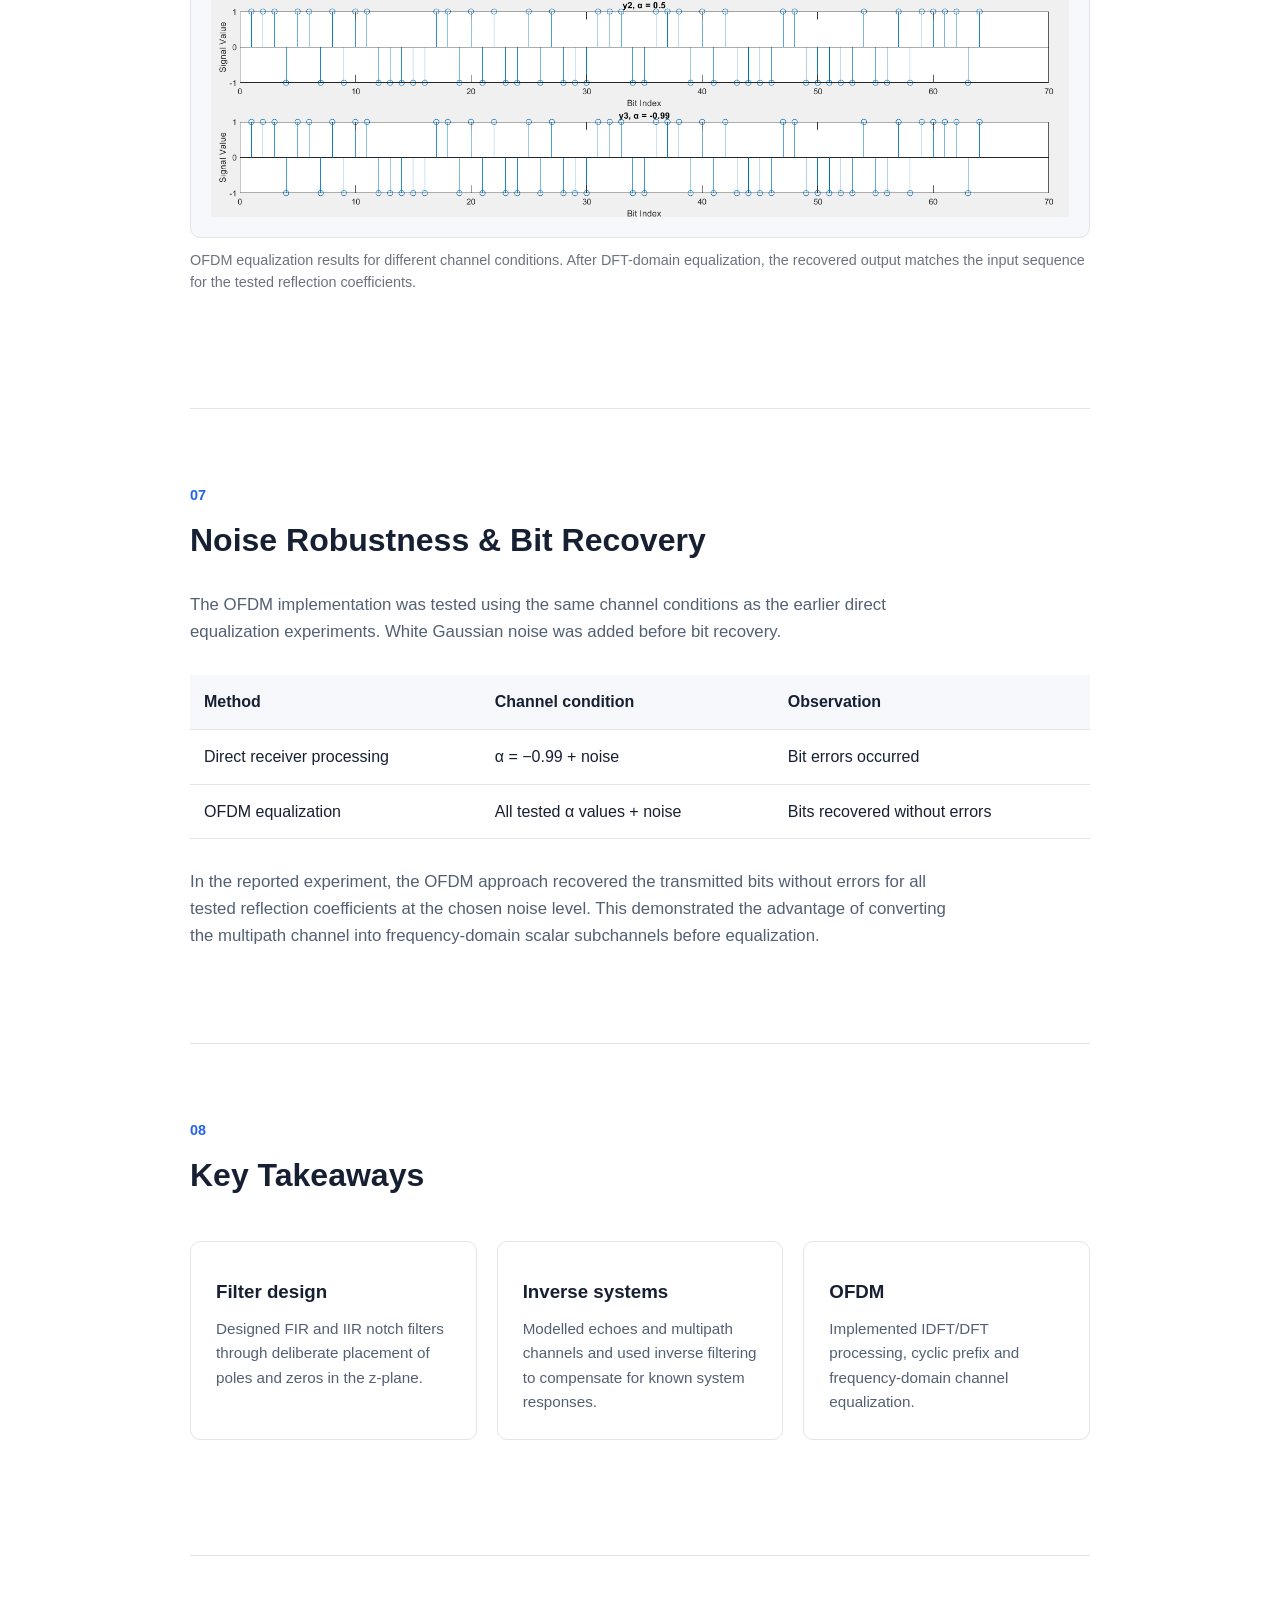
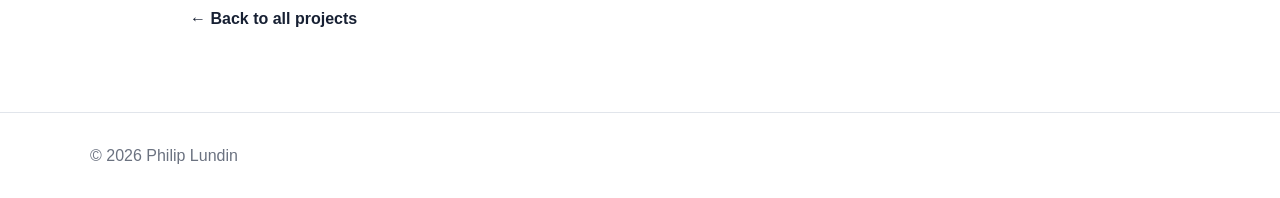
<file: projects/dsp-ofdm.html>
<!DOCTYPE html>
<html lang="en">

<head>
    <meta charset="UTF-8">
    <meta name="viewport" content="width=device-width, initial-scale=1.0">

    <title>Digital Signal Processing & OFDM | Philip Lundin</title>

    <link rel="stylesheet" href="../style.css">
</head>

<body>

    <!-- Navigation -->
    <nav>
        <div class="nav-container">

            <div class="logo">
                <a href="../index.html">Philip Lundin</a>
            </div>

            <div class="nav-links">
                <a href="../index.html#projects">Projects</a>
                <a href="../index.html#about">About</a>
                <a href="../Philip_Lundin_CV.pdf" target="_blank">CV</a>
                <a href="https://www.linkedin.com/in/philip-lundin-190a9a296/"
                   target="_blank">
                    LinkedIn
                </a>
            </div>

        </div>
    </nav>


    <main class="container project-page">

        <a href="../index.html#projects" class="back-link">
            ← Back to projects
        </a>


        <!-- Hero -->
        <section class="project-hero">

            <p class="eyebrow">
                Digital Signal Processing · LTH · 2024
            </p>

            <h1>Digital Signal Processing & OFDM</h1>

            <p class="project-lead">
                Design and analysis of digital filters, inverse filtering,
                multipath-channel equalization and an OFDM communication
                system implemented in MATLAB.
            </p>

            <div class="tags project-tags">
                <span class="tag">DSP</span>
                <span class="tag">FIR / IIR</span>
                <span class="tag">OFDM</span>
                <span class="tag">MATLAB</span>
                <span class="tag">Digital Communications</span>
            </div>

        </section>


        <!-- Overview -->
        <section class="project-section">

            <p class="section-number">OVERVIEW</p>

            <h2>From filter design to multicarrier communication</h2>

            <p>
                This project combined several core digital signal processing
                concepts. The first part focused on frequency-domain analysis,
                FIR and IIR filter design, disturbance removal and inverse
                filtering of echo-corrupted audio.
            </p>

            <p>
                The second part applied the same system perspective to a
                digital communication channel with multipath propagation.
                Equalization was first studied directly in the time domain
                before implementing an OFDM system using the DFT, IDFT,
                cyclic prefix and frequency-domain equalization.
            </p>

            <div class="project-facts">

                <div>
                    <span class="fact-label">Course</span>
                    Digital Signal Processing
                </div>

                <div>
                    <span class="fact-label">Software</span>
                    MATLAB
                </div>

                <div>
                    <span class="fact-label">Topics</span>
                    Filters & Equalization
                </div>

                <div>
                    <span class="fact-label">Communication</span>
                    OFDM
                </div>

            </div>

        </section>


        <!-- Filtering -->
        <section class="project-section">

            <p class="section-number">01</p>

            <h2>FIR & IIR Notch Filtering</h2>

            <p>
                A tonal disturbance at one quarter of the sampling frequency
                was removed by placing zeros at the corresponding points on
                the unit circle:
            </p>

            <div class="equation">
                z = ±j
            </div>

            <p>
                This resulted in a second-order FIR notch filter with zero
                gain at the disturbance frequency. The filter successfully
                removed the unwanted component, but also attenuated nearby
                frequencies and therefore affected the perceived audio quality.
            </p>

            <h3 class="subheading">Narrowing the notch with an IIR filter</h3>

            <p>
                A second-order IIR filter was then designed by placing poles
                close to the zeros at a radius of 0.95. The nearby poles
                compensate for attenuation away from the exact disturbance
                frequency, producing a much narrower notch.
            </p>

            <div class="model-comparison-grid">

                <div class="model-comparison-card">
                    <span>FIR</span>

                    <h3>Zeros only</h3>

                    <p>
                        Completely removes the tonal disturbance, but
                        noticeably attenuates nearby frequencies.
                    </p>
                </div>

                <div class="comparison-versus">
                    VS
                </div>

                <div class="model-comparison-card">
                    <span>IIR</span>

                    <h3>Zeros + nearby poles</h3>

                    <p>
                        Maintains the notch while reducing the effect on
                        neighbouring frequencies.
                    </p>
                </div>

            </div>
<figure class="project-figure">

    <img
        src="../images/dsp-ofdm/dsp_filter_comparison.png"
        alt="Comparison of original and filtered power spectral density after notch filtering">

    <figcaption>
        Comparison of the original and filtered spectrum. The notch
        filter removes the dominant disturbance components while
        preserving the remaining spectral content.
    </figcaption>

</figure>
            <div class="highlight-box">

                <span>Key observation</span>

                <p>
                    Both filters removed the disturbance, but the IIR notch
                    filter preserved the surrounding audio spectrum more
                    effectively.
                </p>

            </div>

        </section>


        <!-- Audio -->
        <section class="project-section">

            <p class="section-number">02</p>

            <h2>Audio Signal Processing</h2>

            <p>
                Audio signals were analysed in both the time and frequency
                domains. A moving-average filter was used to demonstrate the
                relationship between time-domain smoothing and attenuation of
                high-frequency components.
            </p>

            <p>
                Experiments were also performed with additive white Gaussian
                noise. The moving-average filter reduced high-frequency
                content but was not effective as a general noise-removal
                method because the noise energy was spread across the spectrum.
            </p>

            <div class="dsp-flow">

                <div class="pipeline-step">
                    <span>01</span>
                    <strong>Audio signal</strong>
                    <p>Analyse the signal in time and frequency.</p>
                </div>

                <div class="pipeline-arrow">→</div>

                <div class="pipeline-step">
                    <span>02</span>
                    <strong>Identify disturbance</strong>
                    <p>Locate unwanted spectral components.</p>
                </div>

                <div class="pipeline-arrow">→</div>

                <div class="pipeline-step">
                    <span>03</span>
                    <strong>Place poles & zeros</strong>
                    <p>Design the desired frequency response.</p>
                </div>

                <div class="pipeline-arrow">→</div>

                <div class="pipeline-step">
                    <span>04</span>
                    <strong>Filter</strong>
                    <p>Suppress the unwanted frequency components.</p>
                </div>

            </div>

        </section>


        <!-- Echo -->
        <section class="project-section">

            <p class="section-number">03</p>

            <h2>Echo Modelling & Inverse Filtering</h2>

            <p>
                An echo was modelled as a delayed and attenuated copy of the
                original signal added to the direct signal:
            </p>

            <div class="equation">
                y(n) = x(n) + αx(n − D)
            </div>

            <p>
                The corresponding system function is:
            </p>

            <div class="equation">
                H(z) = 1 + αz<sup>−D</sup>
            </div>

            <p>
                If the echo system is known, its effect can be cancelled by
                applying the inverse system:
            </p>

            <div class="equation">
                H<sub>inv</sub>(z) =
                1 / (1 + αz<sup>−D</sup>)
            </div>

            <p>
                The inverse filter was tested on a speech recording where a
                delayed reflection was introduced. After filtering, the
                recovered waveform matched the original signal closely and
                the echo was no longer audible.
            </p>
<figure class="project-figure">

    <img
        src="../images/dsp-ofdm/dsp_echo_recovery_composite.png"
        alt="Original speech signal, echo-corrupted signal and recovered signal after inverse filtering">

    <figcaption>
        Original speech signal, the same signal after echo corruption,
        and the recovered signal after inverse filtering. The inverse
        system removes the delayed reflection effectively when the echo
        model is known.
    </figcaption>

</figure>
            <div class="highlight-box">

                <span>Stability</span>

                <p>
                    The inverse filter poles have magnitude
                    |α|<sup>1/D</sup>. The inverse system is therefore unstable
                    when |α| &gt; 1.
                </p>

            </div>

        </section>


        <!-- Channel -->
        <section class="project-section">

            <p class="section-number">04</p>

            <h2>Multipath Communication Channel</h2>

            <p>
                The communication part modelled a channel containing a direct
                signal and one delayed reflection. With a one-sample delay,
                the received signal was described by:
            </p>

            <div class="equation">
                r(n) = s(n) + αs(n − 1)
            </div>

            <p>
                giving the channel system function:
            </p>

            <div class="equation">
                H(z) = 1 + αz<sup>−1</sup>
            </div>

            <p>
                Binary data was mapped to ±1 symbols and transmitted through
                the channel for several reflection coefficients. Without
                noise, the original bits could be recovered from the sign of
                the received samples.
            </p>

            <p>
                Adding Gaussian noise exposed a weakness of this simple
                detection strategy. For the most severe tested channel,
                α = −0.99, the received samples could approach zero and noise
                could change their sign, producing bit errors.
            </p>

        </section>


        <!-- Equalization -->
        <section class="project-section">

            <p class="section-number">05</p>

            <h2>Channel Equalization</h2>

            <p>
                If the channel response is known, its effect can theoretically
                be removed by applying the inverse channel response:
            </p>

            <div class="equation">
                H<sub>eq</sub>(z) = 1 / H(z)
            </div>

            <p>
                Both transmitter-side and receiver-side processing were
                investigated. In the noise-free case, both methods restored
                the transmitted signal.
            </p>

            <p>
                Receiver equalization is more practical when the channel must
                be estimated from the received signal. However, noise is also
                present at the receiver and can be affected by the inverse
                filter, making direct equalization less robust for difficult
                channel conditions.
            </p>

        </section>


        <!-- OFDM -->
        <section class="project-section">

            <p class="section-number">06</p>

            <h2>OFDM & Frequency-Domain Equalization</h2>

            <p>
                The final part implemented an OFDM system. Instead of
                equalizing the full channel directly in the time domain, the
                transmitted block was transformed using an inverse DFT.
            </p>

            <div class="ofdm-pipeline">

                <div class="pipeline-step">
                    <span>01</span>
                    <strong>Data symbols</strong>
                    <p>Binary information mapped to signal values.</p>
                </div>

                <div class="pipeline-arrow">→</div>

                <div class="pipeline-step">
                    <span>02</span>
                    <strong>IDFT</strong>
                    <p>Convert frequency-domain symbols to a time-domain block.</p>
                </div>

                <div class="pipeline-arrow">→</div>

                <div class="pipeline-step">
                    <span>03</span>
                    <strong>Cyclic prefix</strong>
                    <p>Add a copy of the final sample before transmission.</p>
                </div>

                <div class="pipeline-arrow">→</div>

                <div class="pipeline-step">
                    <span>04</span>
                    <strong>Multipath channel</strong>
                    <p>Transmit the block through the delayed channel.</p>
                </div>

                <div class="pipeline-arrow">→</div>

                <div class="pipeline-step">
                    <span>05</span>
                    <strong>DFT + equalization</strong>
                    <p>Remove the channel independently in each frequency bin.</p>
                </div>

            </div>

            <p>
                The cyclic prefix converts the relevant part of the channel
                operation into circular convolution. After applying the DFT,
                convolution becomes multiplication:
            </p>

            <div class="equation">
                Y(k) = H(k)X(k)
            </div>

            <p>
                Equalization can therefore be performed independently for each
                frequency component:
            </p>

            <div class="equation">
                X̂(k) = Y(k) / H(k)
            </div>
<figure class="project-figure">

    <img
        src="../images/dsp-ofdm/ofdm_equalization_result.png"
        alt="OFDM equalization results for different multipath channel coefficients">

    <figcaption>
        OFDM equalization results for different channel conditions.
        After DFT-domain equalization, the recovered output matches
        the input sequence for the tested reflection coefficients.
    </figcaption>

</figure>
        </section>


        <!-- Results -->
        <section class="project-section">

            <p class="section-number">07</p>

            <h2>Noise Robustness & Bit Recovery</h2>

            <p>
                The OFDM implementation was tested using the same channel
                conditions as the earlier direct equalization experiments.
                White Gaussian noise was added before bit recovery.
            </p>

            <div class="results-table-wrapper">

                <table class="results-table">

                    <thead>
                        <tr>
                            <th>Method</th>
                            <th>Channel condition</th>
                            <th>Observation</th>
                        </tr>
                    </thead>

                    <tbody>

                        <tr>
                            <td>Direct receiver processing</td>
                            <td>α = −0.99 + noise</td>
                            <td>Bit errors occurred</td>
                        </tr>

                        <tr>
                            <td>OFDM equalization</td>
                            <td>All tested α values + noise</td>
                            <td>Bits recovered without errors</td>
                        </tr>

                    </tbody>

                </table>

            </div>

            <p>
                In the reported experiment, the OFDM approach recovered the
                transmitted bits without errors for all tested reflection
                coefficients at the chosen noise level. This demonstrated the
                advantage of converting the multipath channel into
                frequency-domain scalar subchannels before equalization.
            </p>

        </section>


        <!-- Takeaways -->
        <section class="project-section">

            <p class="section-number">08</p>

            <h2>Key Takeaways</h2>

            <div class="method-grid">

                <div class="method-card">

                    <h3>Filter design</h3>

                    <p>
                        Designed FIR and IIR notch filters through deliberate
                        placement of poles and zeros in the z-plane.
                    </p>

                </div>

                <div class="method-card">

                    <h3>Inverse systems</h3>

                    <p>
                        Modelled echoes and multipath channels and used inverse
                        filtering to compensate for known system responses.
                    </p>

                </div>

                <div class="method-card">

                    <h3>OFDM</h3>

                    <p>
                        Implemented IDFT/DFT processing, cyclic prefix and
                        frequency-domain channel equalization.
                    </p>

                </div>

            </div>

        </section>


        <div class="project-bottom-nav">

            <a href="../index.html#projects">
                ← Back to all projects
            </a>

        </div>

    </main>


    <footer>
        <div class="container">
            <p>© 2026 Philip Lundin</p>
        </div>
    </footer>

</body>

</html>
</file>
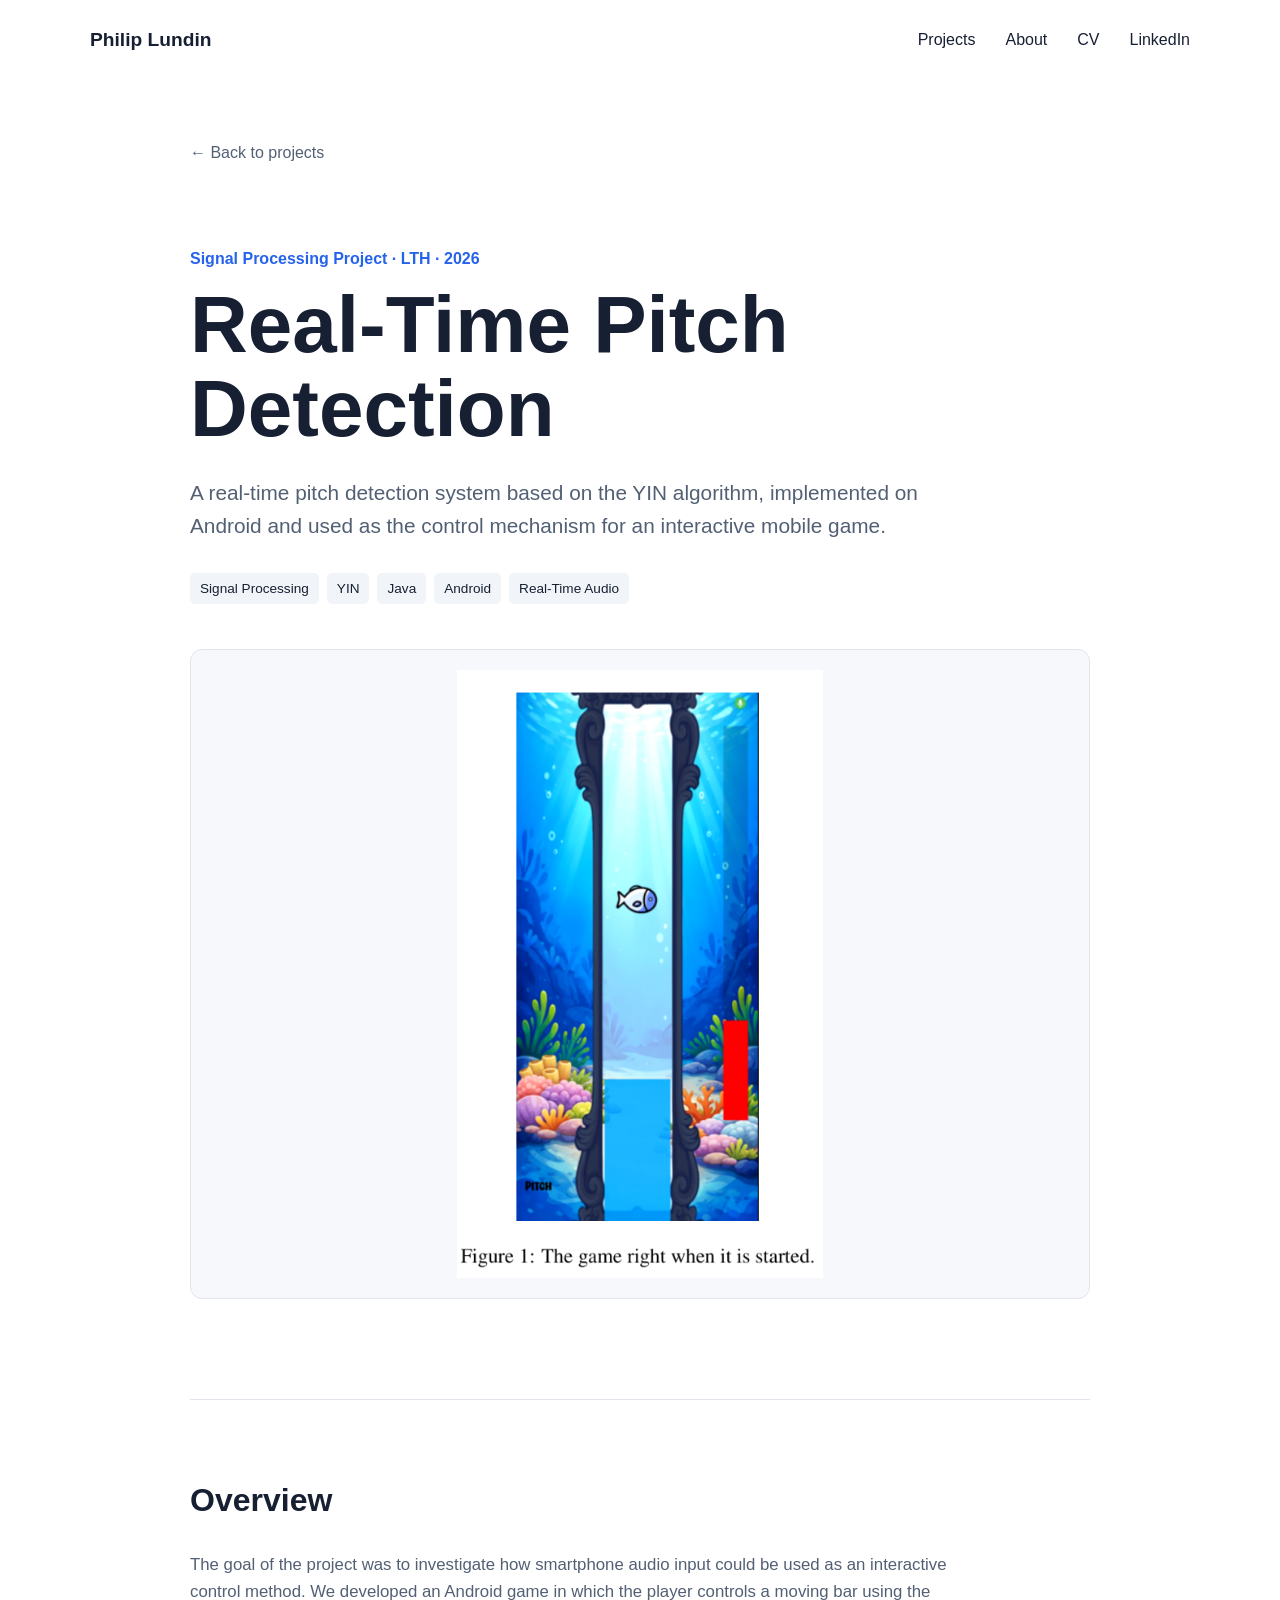
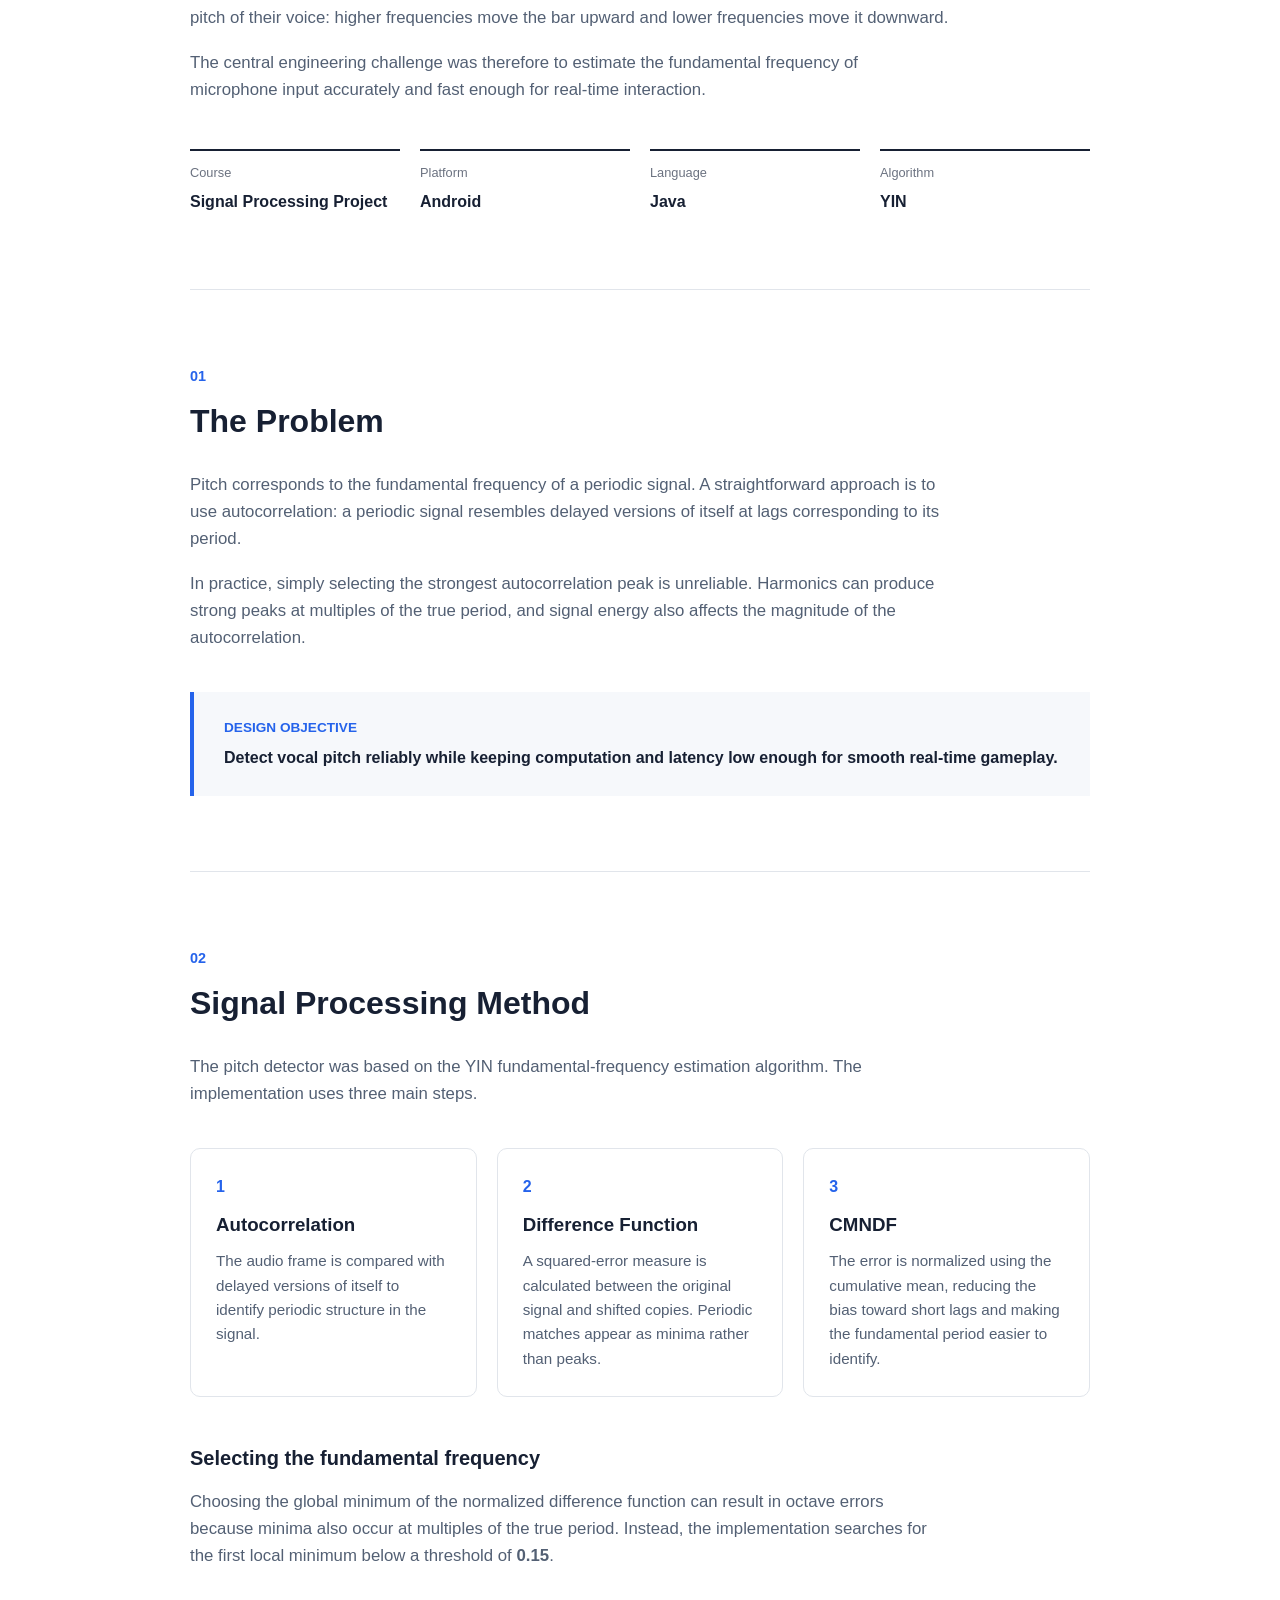
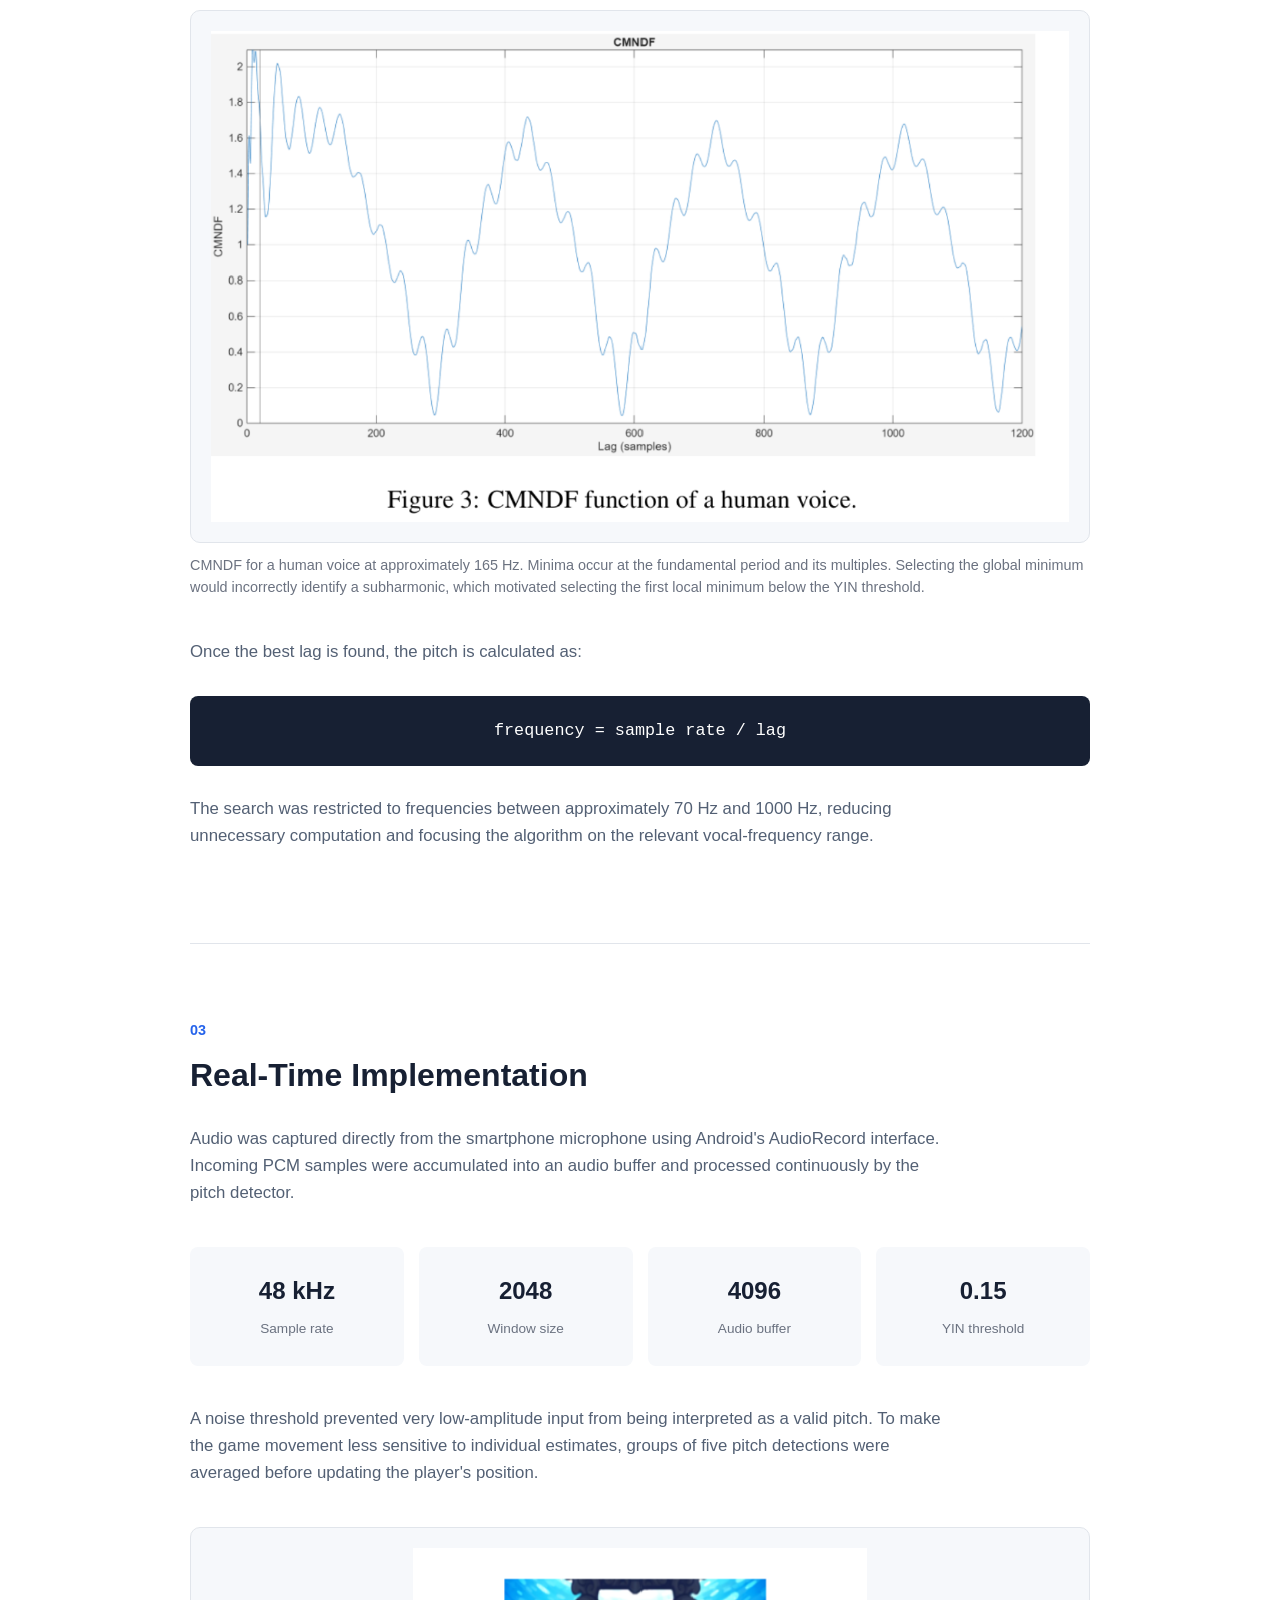
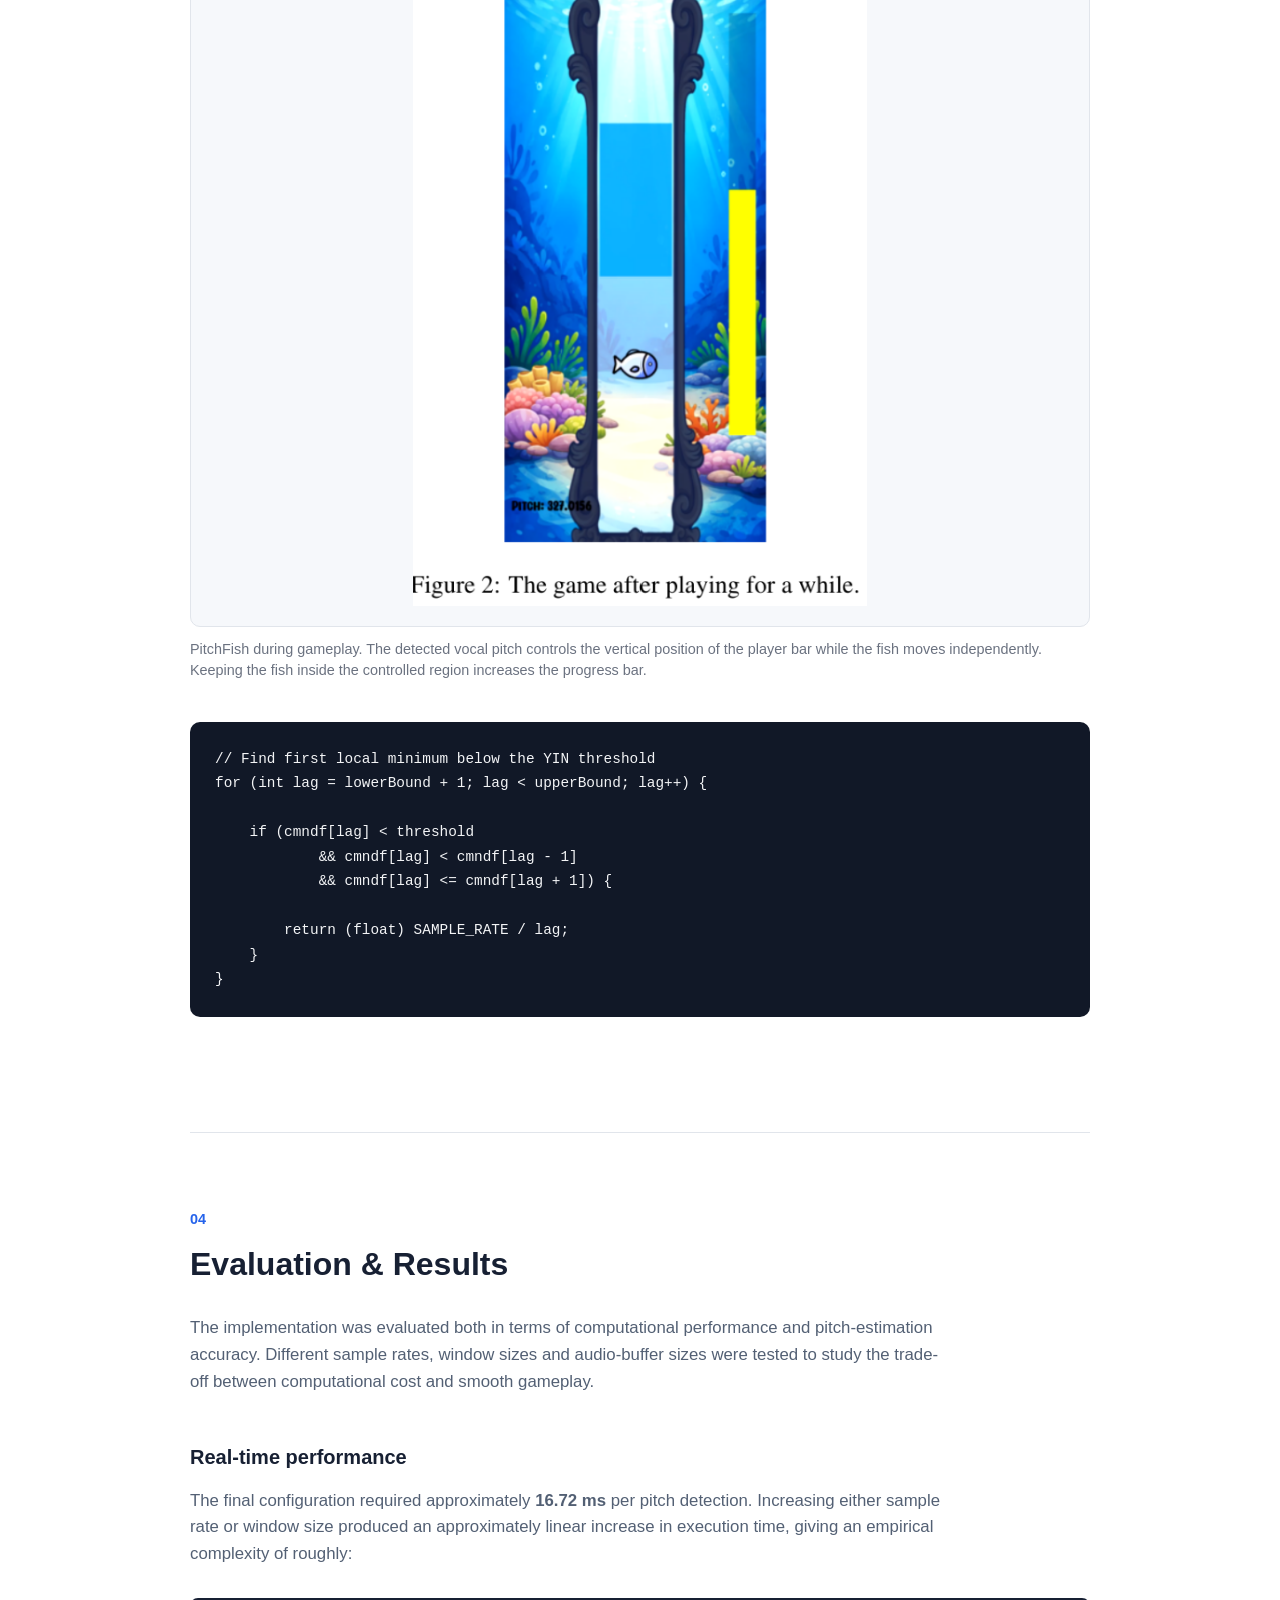
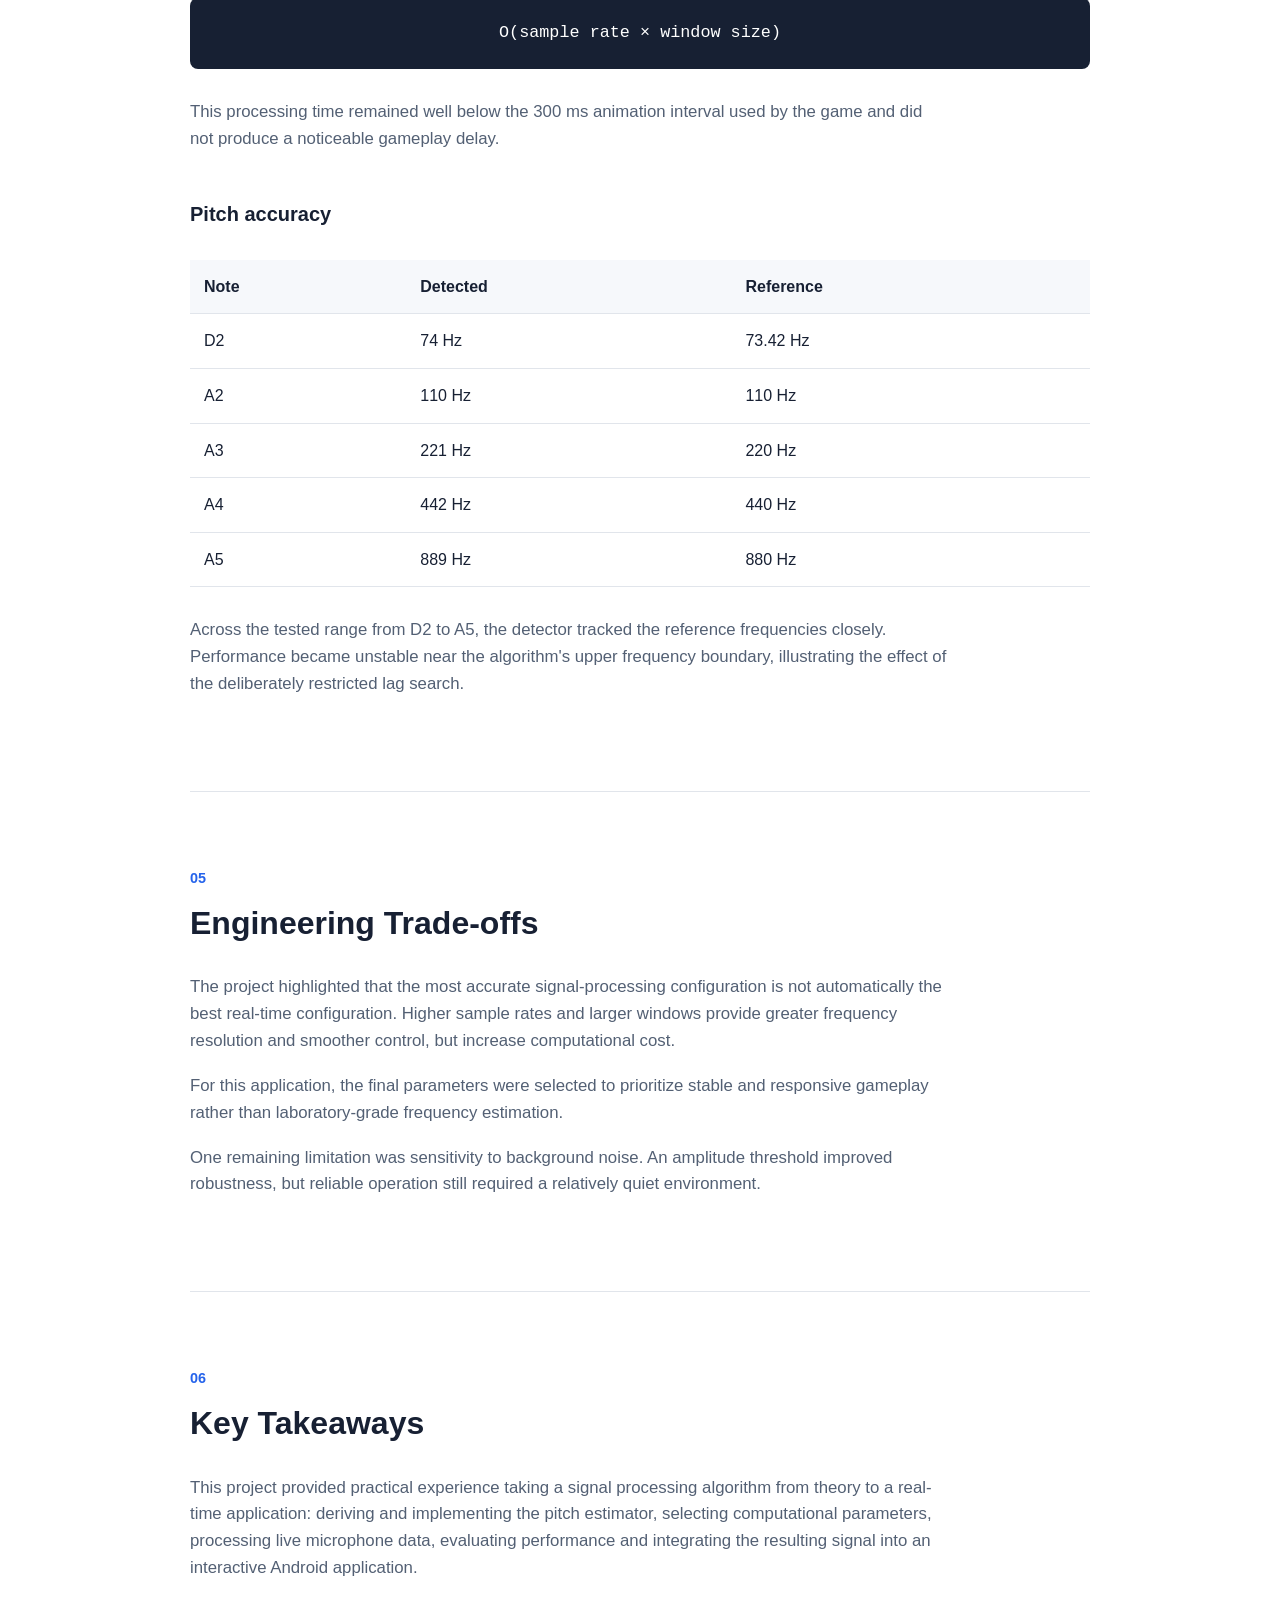
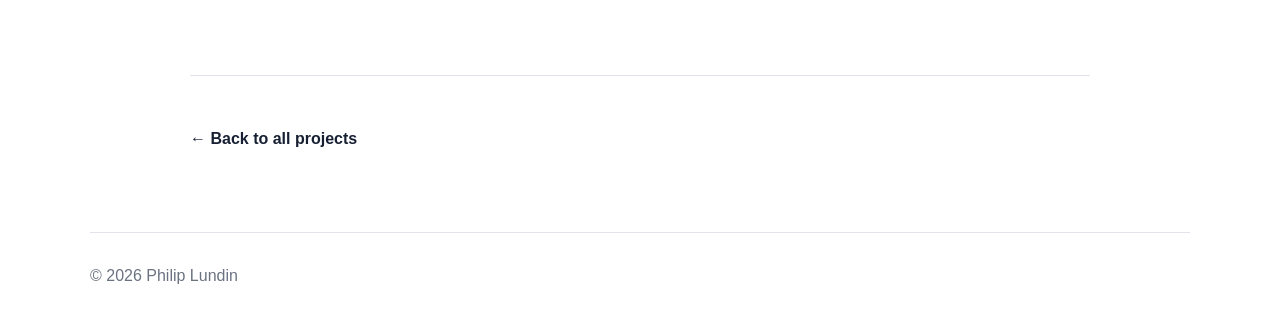
<file: projects/pitch-detection.html>
<!DOCTYPE html>
<html lang="en">

<head>
    <meta charset="UTF-8">
    <meta name="viewport" content="width=device-width, initial-scale=1.0">

    <title>Real-Time Pitch Detection | Philip Lundin</title>

    <meta name="description"
          content="Real-time pitch detection using the YIN algorithm implemented in an Android game.">

    <link rel="stylesheet" href="../style.css">
</head>

<body>

<div class="container">

    <!-- Navigation -->
    <nav>
        <div class="logo">
            <a href="../index.html">Philip Lundin</a>
        </div>

        <div class="nav-links">
            <a href="../index.html#projects">Projects</a>
            <a href="../index.html#about">About</a>
            <a href="../Philip_Lundin_CV.pdf" target="_blank">CV</a>
            <a href="https://www.linkedin.com/in/philip-lundin-190a9a296/"
               target="_blank">LinkedIn</a>
        </div>
    </nav>


    <main class="project-page">

        <!-- Back -->
        <a href="../index.html#projects" class="back-link">
            ← Back to projects
        </a>


        <!-- Project Hero -->
        <section class="project-hero">

            <p class="hero-label">
                Signal Processing Project · LTH · 2026
            </p>

            <h1>Real-Time Pitch Detection</h1>

            <p class="project-lead">
                A real-time pitch detection system based on the YIN algorithm,
                implemented on Android and used as the control mechanism for
                an interactive mobile game.
            </p>

            <div class="tags project-tags">
                <span class="tag">Signal Processing</span>
                <span class="tag">YIN</span>
                <span class="tag">Java</span>
                <span class="tag">Android</span>
                <span class="tag">Real-Time Audio</span>
            </div>
<div class="project-hero-image">
    <img
        src="../images/pitch-detection/pitchfish_game_start.png"
        alt="PitchFish Android game controlled using real-time voice pitch detection">
</div>
        </section>


        <!-- Overview -->
        <section class="project-section">

            <h2>Overview</h2>

            <p>
                The goal of the project was to investigate how smartphone audio
                input could be used as an interactive control method. We developed
                an Android game in which the player controls a moving bar using
                the pitch of their voice: higher frequencies move the bar upward
                and lower frequencies move it downward.
            </p>

            <p>
                The central engineering challenge was therefore to estimate the
                fundamental frequency of microphone input accurately and fast
                enough for real-time interaction.
            </p>

            <div class="project-facts">

                <div>
                    <span class="fact-label">Course</span>
                    <strong>Signal Processing Project</strong>
                </div>

                <div>
                    <span class="fact-label">Platform</span>
                    <strong>Android</strong>
                </div>

                <div>
                    <span class="fact-label">Language</span>
                    <strong>Java</strong>
                </div>

                <div>
                    <span class="fact-label">Algorithm</span>
                    <strong>YIN</strong>
                </div>

            </div>

        </section>


        <!-- Problem -->
        <section class="project-section">

            <p class="section-number">01</p>
            <h2>The Problem</h2>

            <p>
                Pitch corresponds to the fundamental frequency of a periodic
                signal. A straightforward approach is to use autocorrelation:
                a periodic signal resembles delayed versions of itself at lags
                corresponding to its period.
            </p>

            <p>
                In practice, simply selecting the strongest autocorrelation peak
                is unreliable. Harmonics can produce strong peaks at multiples
                of the true period, and signal energy also affects the magnitude
                of the autocorrelation.
            </p>

            <div class="highlight-box">
                <span>Design objective</span>
                <strong>
                    Detect vocal pitch reliably while keeping computation and
                    latency low enough for smooth real-time gameplay.
                </strong>
            </div>

        </section>


        <!-- Method -->
        <section class="project-section">

            <p class="section-number">02</p>
            <h2>Signal Processing Method</h2>

            <p>
                The pitch detector was based on the YIN fundamental-frequency
                estimation algorithm. The implementation uses three main steps.
            </p>


            <div class="method-grid">

                <div class="method-card">
                    <span>1</span>
                    <h3>Autocorrelation</h3>
                    <p>
                        The audio frame is compared with delayed versions of
                        itself to identify periodic structure in the signal.
                    </p>
                </div>

                <div class="method-card">
                    <span>2</span>
                    <h3>Difference Function</h3>
                    <p>
                        A squared-error measure is calculated between the
                        original signal and shifted copies. Periodic matches
                        appear as minima rather than peaks.
                    </p>
                </div>

                <div class="method-card">
                    <span>3</span>
                    <h3>CMNDF</h3>
                    <p>
                        The error is normalized using the cumulative mean,
                        reducing the bias toward short lags and making the
                        fundamental period easier to identify.
                    </p>
                </div>

            </div>


            <h3 class="subheading">Selecting the fundamental frequency</h3>

            <p>
                Choosing the global minimum of the normalized difference
                function can result in octave errors because minima also occur
                at multiples of the true period. Instead, the implementation
                searches for the first local minimum below a threshold of
                <strong>0.15</strong>.
            </p>
<figure class="project-figure">

    <img
        src="../images/pitch-detection/cmndf_plot.png"
        alt="Cumulative mean normalized difference function for a human voice">

    <figcaption>
        CMNDF for a human voice at approximately 165 Hz. Minima occur
        at the fundamental period and its multiples. Selecting the global
        minimum would incorrectly identify a subharmonic, which motivated
        selecting the first local minimum below the YIN threshold.
    </figcaption>

</figure>
            <p>
                Once the best lag is found, the pitch is calculated as:
            </p>

            <div class="equation">
                frequency = sample rate / lag
            </div>

            <p>
                The search was restricted to frequencies between approximately
                70 Hz and 1000 Hz, reducing unnecessary computation and focusing
                the algorithm on the relevant vocal-frequency range.
            </p>

        </section>


        <!-- Implementation -->
        <section class="project-section">

            <p class="section-number">03</p>
            <h2>Real-Time Implementation</h2>

            <p>
                Audio was captured directly from the smartphone microphone using
                Android's AudioRecord interface. Incoming PCM samples were
                accumulated into an audio buffer and processed continuously by
                the pitch detector.
            </p>

            <div class="parameter-grid">

                <div class="parameter">
                    <strong>48 kHz</strong>
                    <span>Sample rate</span>
                </div>

                <div class="parameter">
                    <strong>2048</strong>
                    <span>Window size</span>
                </div>

                <div class="parameter">
                    <strong>4096</strong>
                    <span>Audio buffer</span>
                </div>

                <div class="parameter">
                    <strong>0.15</strong>
                    <span>YIN threshold</span>
                </div>

            </div>

            <p>
                A noise threshold prevented very low-amplitude input from being
                interpreted as a valid pitch. To make the game movement less
                sensitive to individual estimates, groups of five pitch
                detections were averaged before updating the player's position.
            </p>
<figure class="project-figure gameplay-figure">

    <img
        src="../images/pitch-detection/pitchfish_gameplay.png"
        alt="PitchFish game during gameplay">

    <figcaption>
        PitchFish during gameplay. The detected vocal pitch controls
        the vertical position of the player bar while the fish moves
        independently. Keeping the fish inside the controlled region
        increases the progress bar.
    </figcaption>

</figure>

            <div class="code-block">
<pre><code>// Find first local minimum below the YIN threshold
for (int lag = lowerBound + 1; lag &lt; upperBound; lag++) {

    if (cmndf[lag] &lt; threshold
            && cmndf[lag] &lt; cmndf[lag - 1]
            && cmndf[lag] &lt;= cmndf[lag + 1]) {

        return (float) SAMPLE_RATE / lag;
    }
}</code></pre>
            </div>

        </section>


        <!-- Evaluation -->
        <section class="project-section">

            <p class="section-number">04</p>
            <h2>Evaluation & Results</h2>

            <p>
                The implementation was evaluated both in terms of computational
                performance and pitch-estimation accuracy. Different sample
                rates, window sizes and audio-buffer sizes were tested to study
                the trade-off between computational cost and smooth gameplay.
            </p>


            <h3 class="subheading">Real-time performance</h3>

            <p>
                The final configuration required approximately
                <strong>16.72 ms</strong> per pitch detection. Increasing either
                sample rate or window size produced an approximately linear
                increase in execution time, giving an empirical complexity of
                roughly:
            </p>

            <div class="equation">
                O(sample rate × window size)
            </div>

            <p>
                This processing time remained well below the 300 ms animation
                interval used by the game and did not produce a noticeable
                gameplay delay.
            </p>


            <h3 class="subheading">Pitch accuracy</h3>

            <div class="results-table-wrapper">

                <table class="results-table">

                    <thead>
                        <tr>
                            <th>Note</th>
                            <th>Detected</th>
                            <th>Reference</th>
                        </tr>
                    </thead>

                    <tbody>
                        <tr>
                            <td>D2</td>
                            <td>74 Hz</td>
                            <td>73.42 Hz</td>
                        </tr>

                        <tr>
                            <td>A2</td>
                            <td>110 Hz</td>
                            <td>110 Hz</td>
                        </tr>

                        <tr>
                            <td>A3</td>
                            <td>221 Hz</td>
                            <td>220 Hz</td>
                        </tr>

                        <tr>
                            <td>A4</td>
                            <td>442 Hz</td>
                            <td>440 Hz</td>
                        </tr>

                        <tr>
                            <td>A5</td>
                            <td>889 Hz</td>
                            <td>880 Hz</td>
                        </tr>

                    </tbody>

                </table>

            </div>

            <p>
                Across the tested range from D2 to A5, the detector tracked the
                reference frequencies closely. Performance became unstable near
                the algorithm's upper frequency boundary, illustrating the
                effect of the deliberately restricted lag search.
            </p>

        </section>


        <!-- Engineering Trade-offs -->
        <section class="project-section">

            <p class="section-number">05</p>
            <h2>Engineering Trade-offs</h2>

            <p>
                The project highlighted that the most accurate signal-processing
                configuration is not automatically the best real-time
                configuration. Higher sample rates and larger windows provide
                greater frequency resolution and smoother control, but increase
                computational cost.
            </p>

            <p>
                For this application, the final parameters were selected to
                prioritize stable and responsive gameplay rather than
                laboratory-grade frequency estimation.
            </p>

            <p>
                One remaining limitation was sensitivity to background noise.
                An amplitude threshold improved robustness, but reliable
                operation still required a relatively quiet environment.
            </p>

        </section>


        <!-- Takeaways -->
        <section class="project-section takeaway-section">

            <p class="section-number">06</p>
            <h2>Key Takeaways</h2>

            <p>
                This project provided practical experience taking a signal
                processing algorithm from theory to a real-time application:
                deriving and implementing the pitch estimator, selecting
                computational parameters, processing live microphone data,
                evaluating performance and integrating the resulting signal
                into an interactive Android application.
            </p>

        </section>


        <div class="project-bottom-nav">
            <a href="../index.html#projects">
                ← Back to all projects
            </a>
        </div>

    </main>


    <footer>
        <p>© 2026 Philip Lundin</p>
    </footer>

</div>

</body>

</html>
</file>
<file: style.css>
* {
    margin: 0;
    padding: 0;
    box-sizing: border-box;
}

html {
    scroll-behavior: smooth;
}

body {
    font-family: Arial, Helvetica, sans-serif;
    background: #ffffff;
    color: #172033;
    line-height: 1.6;
}

.container {
    width: min(1100px, 90%);
    margin: 0 auto;
}

/* Navigation */

nav {
    height: 80px;
    display: flex;
    align-items: center;
    justify-content: space-between;
}

.logo {
    font-size: 1.2rem;
    font-weight: 700;
}

.nav-links {
    display: flex;
    gap: 30px;
}

.nav-links a {
    text-decoration: none;
    color: #172033;
    font-weight: 500;
}

.nav-links a:hover {
    color: #2563eb;
}

/* Hero */

.hero {
    min-height: 70vh;
    display: flex;
    flex-direction: column;
    justify-content: center;
    max-width: 800px;
}

.hero-label {
    color: #2563eb;
    font-weight: 600;
    margin-bottom: 12px;
}

.hero h1 {
    font-size: clamp(3rem, 7vw, 5.5rem);
    line-height: 1;
    margin-bottom: 24px;
}

.hero-description {
    font-size: 1.25rem;
    color: #536074;
    max-width: 700px;
}

.hero-links {
    display: flex;
    gap: 15px;
    margin-top: 30px;
}

.button {
    display: inline-block;
    padding: 11px 20px;
    border-radius: 7px;
    text-decoration: none;
    font-weight: 600;
    background: #172033;
    color: white;
}

.button-secondary {
    background: white;
    color: #172033;
    border: 1px solid #d5d9e0;
}

/* Sections */

section {
    padding: 80px 0;
}

.section-title {
    font-size: 2rem;
    margin-bottom: 35px;
}

/* Projects */

.project-grid {
    display: grid;
    grid-template-columns: repeat(2, 1fr);
    gap: 25px;
}

.project-card {
    border: 1px solid #e1e5eb;
    border-radius: 12px;
    padding: 30px;
    min-height: 230px;
    transition: transform 0.2s ease, box-shadow 0.2s ease;
}

.project-card:hover {
    transform: translateY(-4px);
    box-shadow: 0 10px 30px rgba(0, 0, 0, 0.08);
}

.project-card h3 {
    font-size: 1.35rem;
    margin-bottom: 12px;
}

.project-card p {
    color: #536074;
}

.tags {
    margin-top: 25px;
    display: flex;
    flex-wrap: wrap;
    gap: 8px;
}

.tag {
    background: #f1f4f8;
    padding: 5px 10px;
    border-radius: 5px;
    font-size: 0.85rem;
}

/* About */

.about-text {
    max-width: 750px;
    color: #536074;
    font-size: 1.05rem;
}

/* Footer */

footer {
    border-top: 1px solid #e1e5eb;
    padding: 30px 0;
    color: #6b7280;
}

/* Mobile */

@media (max-width: 700px) {
    .project-grid {
        grid-template-columns: 1fr;
    }

    .nav-links {
        gap: 15px;
    }

    .hero {
        min-height: 65vh;
    }
}
.project-link {
    text-decoration: none;
    color: inherit;
    display: block;
}
/* =========================
   PROJECT PAGES
   ========================= */

.logo a {
    text-decoration: none;
    color: inherit;
}

.project-page {
    max-width: 900px;
    margin: 0 auto;
}

.back-link {
    display: inline-block;
    margin-top: 60px;
    color: #536074;
    text-decoration: none;
    font-weight: 500;
}

.back-link:hover {
    color: #2563eb;
}


/* Project Hero */

.project-hero {
    padding: 80px 0 100px;
}

.project-hero h1 {
    font-size: clamp(3rem, 7vw, 5rem);
    line-height: 1.05;
    margin: 12px 0 25px;
}

.project-lead {
    font-size: 1.3rem;
    color: #536074;
    max-width: 750px;
}

.project-tags {
    margin-top: 30px;
}


/* Main project sections */

.project-section {
    padding: 75px 0;
    border-top: 1px solid #e1e5eb;
}

.project-section h2 {
    font-size: 2rem;
    margin-bottom: 25px;
}

.project-section > p {
    max-width: 760px;
    color: #536074;
    font-size: 1.05rem;
    margin-bottom: 18px;
}

.section-number {
    color: #2563eb !important;
    font-weight: 700;
    font-size: 0.9rem !important;
    margin-bottom: 8px !important;
}

.subheading {
    font-size: 1.25rem;
    margin-top: 45px;
    margin-bottom: 15px;
}


/* Overview facts */

.project-facts {
    display: grid;
    grid-template-columns: repeat(4, 1fr);
    gap: 20px;
    margin-top: 45px;
}

.project-facts > div {
    border-top: 2px solid #172033;
    padding-top: 12px;
}

.fact-label {
    display: block;
    color: #6b7280;
    font-size: 0.8rem;
    margin-bottom: 5px;
}


/* Highlight */

.highlight-box {
    margin-top: 40px;
    background: #f6f8fb;
    border-left: 4px solid #2563eb;
    padding: 25px 30px;
}

.highlight-box span {
    display: block;
    color: #2563eb;
    font-size: 0.85rem;
    font-weight: 700;
    text-transform: uppercase;
    margin-bottom: 7px;
}


/* Method */

.method-grid {
    display: grid;
    grid-template-columns: repeat(3, 1fr);
    gap: 20px;
    margin: 40px 0;
}

.method-card {
    border: 1px solid #e1e5eb;
    border-radius: 10px;
    padding: 25px;
}

.method-card > span {
    color: #2563eb;
    font-weight: 700;
}

.method-card h3 {
    margin: 10px 0;
}

.method-card p {
    color: #536074;
    font-size: 0.95rem;
}


/* Equation */

.equation {
    margin: 30px 0;
    padding: 22px;
    background: #172033;
    color: white;
    border-radius: 8px;
    font-family: "Courier New", monospace;
    text-align: center;
    font-size: 1.05rem;
}


/* Parameters */

.parameter-grid {
    display: grid;
    grid-template-columns: repeat(4, 1fr);
    gap: 15px;
    margin: 40px 0;
}

.parameter {
    background: #f6f8fb;
    border-radius: 8px;
    padding: 25px 15px;
    text-align: center;
}

.parameter strong {
    display: block;
    font-size: 1.5rem;
    margin-bottom: 5px;
}

.parameter span {
    color: #6b7280;
    font-size: 0.85rem;
}


/* Code */

.code-block {
    margin: 40px 0;
    background: #111827;
    border-radius: 10px;
    overflow-x: auto;
}

.code-block pre {
    padding: 25px;
    margin: 0;
}

.code-block code {
    color: #f3f4f6;
    font-family: "Courier New", monospace;
    font-size: 0.9rem;
    line-height: 1.7;
}


/* Results table */

.results-table-wrapper {
    overflow-x: auto;
    margin: 30px 0;
}

.results-table {
    width: 100%;
    border-collapse: collapse;
}

.results-table th,
.results-table td {
    text-align: left;
    padding: 14px;
    border-bottom: 1px solid #e1e5eb;
}

.results-table th {
    background: #f6f8fb;
}


/* Bottom navigation */

.project-bottom-nav {
    padding: 50px 0 80px;
    border-top: 1px solid #e1e5eb;
}

.project-bottom-nav a {
    text-decoration: none;
    color: #172033;
    font-weight: 600;
}

.project-bottom-nav a:hover {
    color: #2563eb;
}


/* Mobile project pages */

@media (max-width: 700px) {

    .project-facts,
    .parameter-grid {
        grid-template-columns: repeat(2, 1fr);
    }

    .method-grid {
        grid-template-columns: 1fr;
    }

    .project-hero {
        padding: 60px 0 70px;
    }
}
/* Project images */

.project-hero-image {
    margin: 45px 0 0;
}

.project-hero-image img {
    display: block;
    width: 100%;
    max-height: 650px;
    object-fit: contain;
    background: #f6f8fb;
    border: 1px solid #e1e5eb;
    border-radius: 12px;
    padding: 20px;
}

.project-figure {
    margin: 40px 0;
}

.project-figure img {
    display: block;
    width: 100%;
    max-height: 600px;
    object-fit: contain;
    background: #f6f8fb;
    border: 1px solid #e1e5eb;
    border-radius: 10px;
    padding: 20px;
}

.project-figure figcaption {
    margin-top: 12px;
    color: #6b7280;
    font-size: 0.9rem;
    line-height: 1.5;
}

.gameplay-figure img {
    max-height: 700px;
}
/* AF Detection Project */

.af-pipeline {
    display: flex;
    align-items: stretch;
    gap: 12px;
    margin: 45px 0;
}

.pipeline-step {
    flex: 1;
    background: #f6f8fb;
    border: 1px solid #e1e5eb;
    border-radius: 10px;
    padding: 22px;
}

.pipeline-step > span {
    display: block;
    color: #2563eb;
    font-size: 0.8rem;
    font-weight: 700;
    margin-bottom: 12px;
}

.pipeline-step strong {
    display: block;
    margin-bottom: 8px;
}

.pipeline-step p {
    color: #6b7280;
    font-size: 0.9rem;
    line-height: 1.5;
}

.pipeline-arrow {
    display: flex;
    align-items: center;
    justify-content: center;
    color: #9ca3af;
    font-size: 1.4rem;
}

.af-result-highlight {
    display: grid;
    grid-template-columns: repeat(4, 1fr);
    gap: 15px;
    margin: 35px 0;
}

.af-result-highlight > div {
    background: #f6f8fb;
    border-radius: 10px;
    padding: 25px 15px;
    text-align: center;
}

.af-result-highlight strong {
    display: block;
    font-size: 1.8rem;
    margin-bottom: 6px;
    color: #172033;
}

.af-result-highlight span {
    color: #6b7280;
    font-size: 0.85rem;
}

@media (max-width: 800px) {

    .af-pipeline {
        flex-direction: column;
    }

    .pipeline-arrow {
        transform: rotate(90deg);
        padding: 2px;
    }

    .af-result-highlight {
        grid-template-columns: repeat(2, 1fr);
    }
}
/* District Heating Project */

.data-split-grid {
    display: grid;
    grid-template-columns: repeat(4, 1fr);
    gap: 15px;
    margin: 40px 0;
}

.data-split-card {
    background: #f6f8fb;
    border: 1px solid #e1e5eb;
    border-radius: 10px;
    padding: 22px;
}

.data-split-card > span {
    display: block;
    color: #2563eb;
    font-size: 0.8rem;
    font-weight: 700;
    text-transform: uppercase;
    margin-bottom: 8px;
}

.data-split-card strong {
    display: block;
    font-size: 1.25rem;
    margin-bottom: 10px;
}

.data-split-card p {
    color: #6b7280;
    font-size: 0.9rem;
    line-height: 1.5;
}

.timeseries-pipeline {
    display: flex;
    align-items: stretch;
    gap: 12px;
    margin: 45px 0;
}

.model-comparison-grid {
    display: grid;
    grid-template-columns: 1fr auto 1fr;
    gap: 25px;
    align-items: center;
    margin: 40px 0;
}

.model-comparison-card {
    background: #f6f8fb;
    border: 1px solid #e1e5eb;
    border-radius: 10px;
    padding: 30px;
}

.model-comparison-card > span {
    color: #2563eb;
    font-size: 0.8rem;
    font-weight: 700;
    text-transform: uppercase;
}

.model-comparison-card h3 {
    margin: 8px 0 10px;
}

.model-comparison-card p {
    color: #6b7280;
}

.comparison-versus {
    color: #9ca3af;
    font-size: 0.8rem;
    font-weight: 700;
}

.table-note {
    color: #6b7280 !important;
    font-size: 0.85rem !important;
    margin-top: 10px;
}

@media (max-width: 800px) {

    .data-split-grid {
        grid-template-columns: repeat(2, 1fr);
    }

    .timeseries-pipeline {
        flex-direction: column;
    }

    .timeseries-pipeline .pipeline-arrow {
        transform: rotate(90deg);
    }

    .model-comparison-grid {
        grid-template-columns: 1fr;
    }

    .comparison-versus {
        text-align: center;
    }
}

@media (max-width: 500px) {

    .data-split-grid {
        grid-template-columns: 1fr;
    }
}
/* DSP & OFDM Project */

.dsp-flow,
.ofdm-pipeline {
    display: flex;
    align-items: stretch;
    gap: 12px;
    margin: 45px 0;
}

.ofdm-pipeline .pipeline-step {
    padding: 20px 16px;
}

@media (max-width: 900px) {

    .dsp-flow,
    .ofdm-pipeline {
        flex-direction: column;
    }

    .dsp-flow .pipeline-arrow,
    .ofdm-pipeline .pipeline-arrow {
        transform: rotate(90deg);
    }
}
/* Contact CTA */

.contact-cta {
    padding: 90px 0;
    border-top: 1px solid #e1e5eb;
}

.contact-cta-inner {
    display: flex;
    justify-content: space-between;
    align-items: center;
    gap: 50px;
}

.contact-cta h2 {
    font-size: 2rem;
    margin: 5px 0 15px;
}

.contact-cta p {
    color: #6b7280;
    max-width: 650px;
    line-height: 1.7;
}

.contact-links {
    display: flex;
    gap: 12px;
    flex-shrink: 0;
}

.contact-button {
    display: inline-block;
    padding: 12px 20px;
    border: 1px solid #172033;
    border-radius: 6px;
    color: #172033;
    text-decoration: none;
    font-weight: 600;
    transition: 0.2s ease;
}

.contact-button:hover {
    transform: translateY(-2px);
}

.primary-contact {
    background: #172033;
    color: white;
}

@media (max-width: 700px) {

    .contact-cta-inner {
        flex-direction: column;
        align-items: flex-start;
    }
}
</file>
